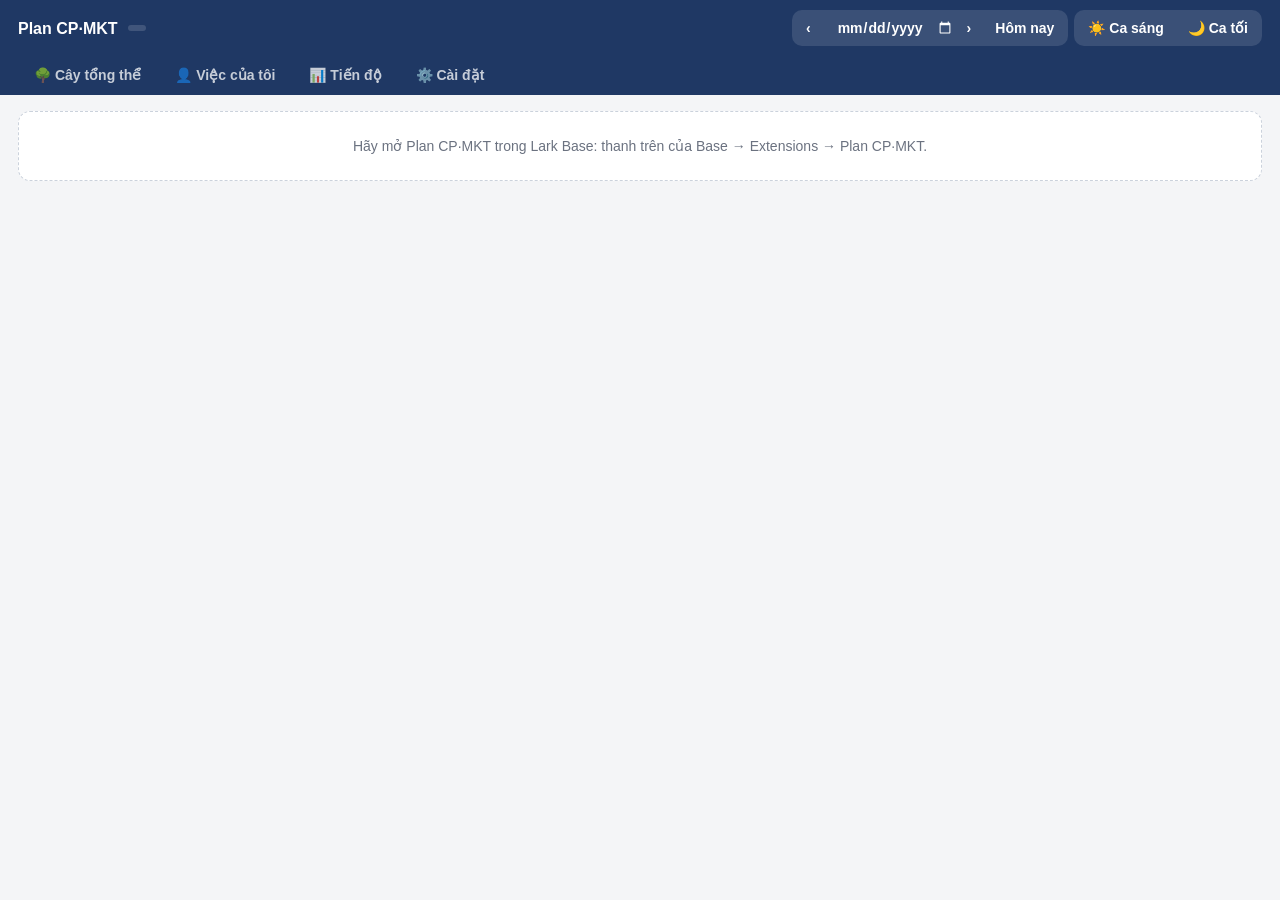
<file: index.html>
<!doctype html>
<html lang="vi">
<head>
<meta charset="utf-8">
<meta name="viewport" content="width=device-width,initial-scale=1">
<title>Plan CP·MKT</title>
<link rel="stylesheet" href="css/app.css">
</head>
<body>
<header>
  <div class="hrow">
    <div class="brand">Plan CP·MKT</div>
    <span id="mode" class="mode"></span>
    <div class="ctrl">
      <div class="pill">
        <button data-act="day" data-d="-1" title="Ngày trước">‹</button>
        <input type="date" id="dateInp">
        <button data-act="day" data-d="1" title="Ngày sau">›</button>
        <button data-act="today">Hôm nay</button>
      </div>
      <div class="pill" id="caPill">
        <button data-act="ca" data-v="Sáng">☀️ Ca sáng</button>
        <button data-act="ca" data-v="Tối">🌙 Ca tối</button>
      </div>
    </div>
  </div>
  <nav id="tabs">
    <button data-tab="cay">🌳 Cây tổng thể</button>
    <button data-tab="toi">👤 Việc của tôi</button>
    <button data-tab="tiendo">📊 Tiến độ</button>
    <button data-tab="caidat">⚙️ Cài đặt</button>
  </nav>
</header>
<main id="app"><div class="empty">Đang kết nối Lark Base…</div></main>
<div id="menu"></div>
<div id="modal" class="modal hidden"><div class="sheet" id="sheet"></div></div>
<div id="toast"></div>
<!-- Classic script, chung phạm vi toàn cục, đúng thứ tự cũ. main.js (module) chạy sau cùng. -->
<script src="js/app/util.js"></script>
<script src="js/app/api.js"></script>
<script src="js/app/state.js"></script>
<script src="js/app/render.js"></script>
<script src="js/app/cay.js"></script>
<script src="js/app/toi.js"></script>
<script src="js/app/tiendo.js"></script>
<script src="js/app/caidat.js"></script>
<script src="js/app/widgets.js"></script>
<script src="js/app/modals.js"></script>
<script src="js/app/events.js"></script>
<script type="module" src="js/main.js"></script>
</body>
</html>
</file>
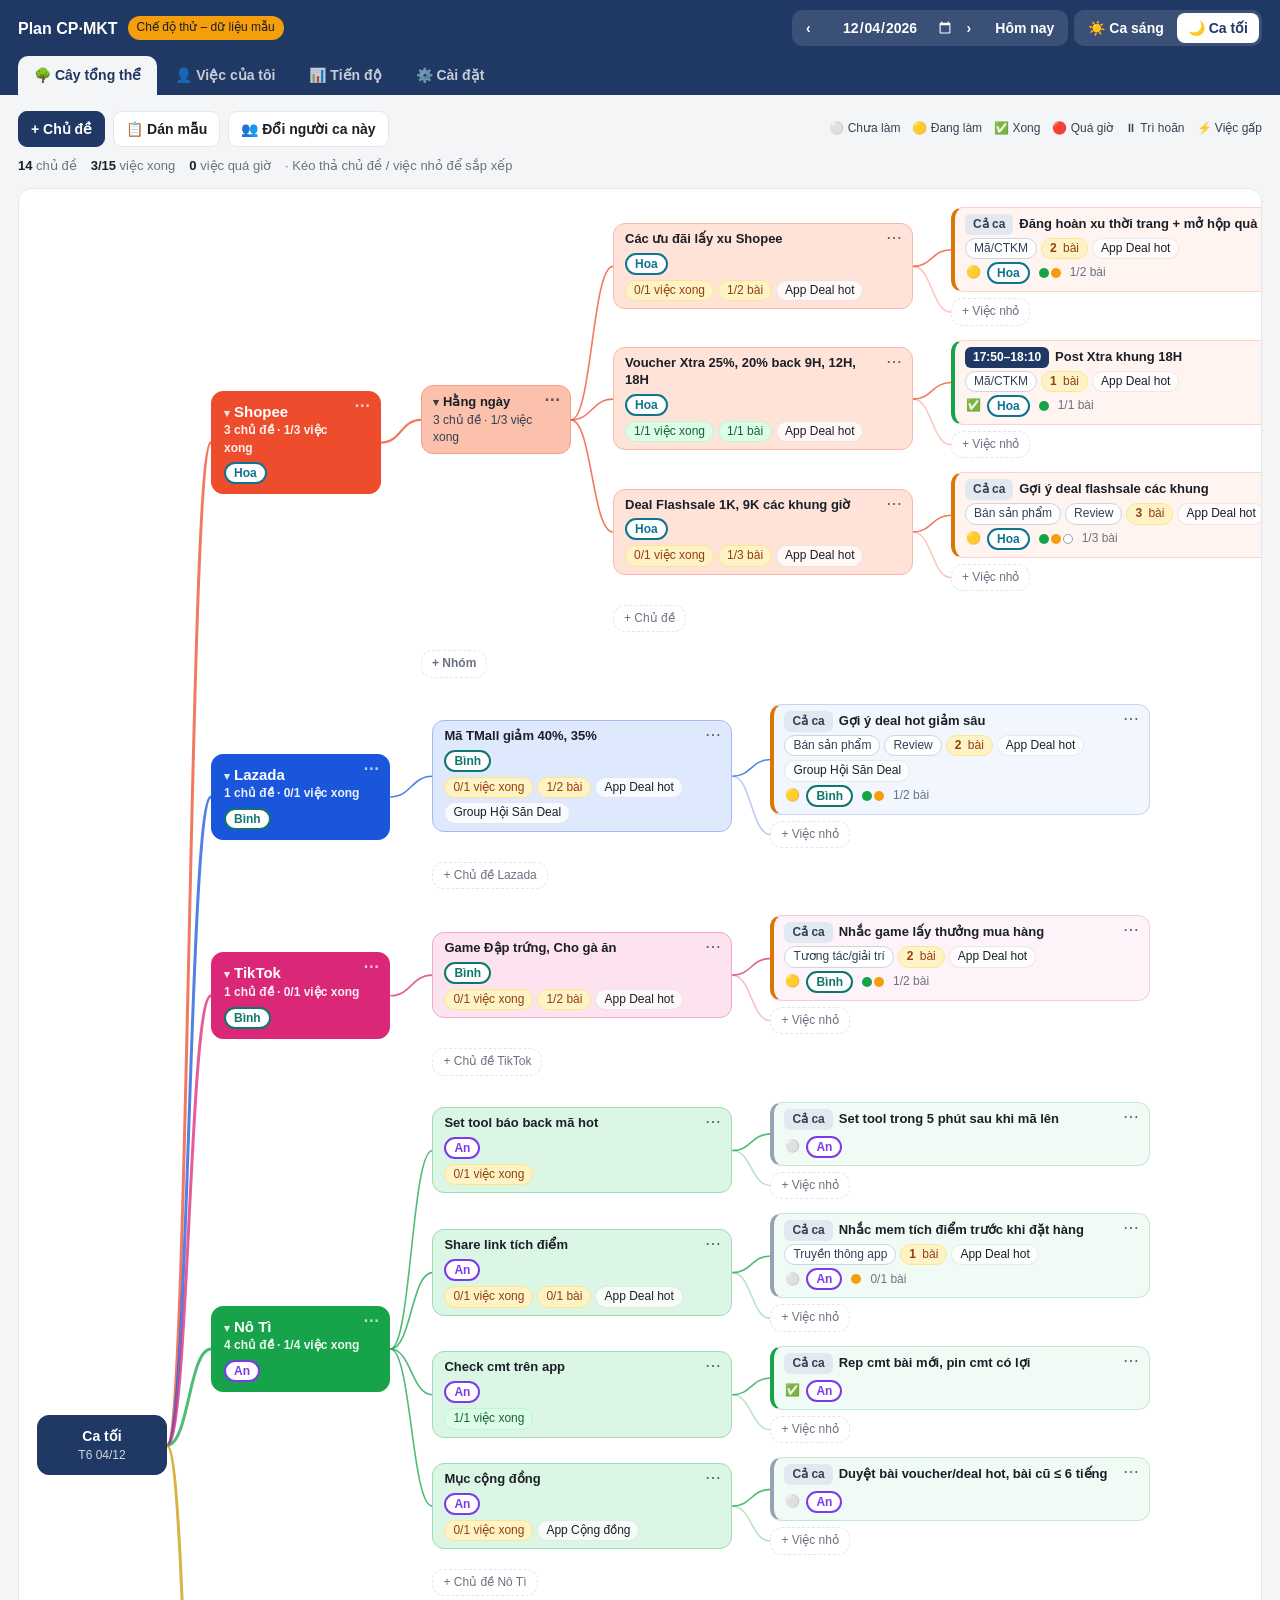
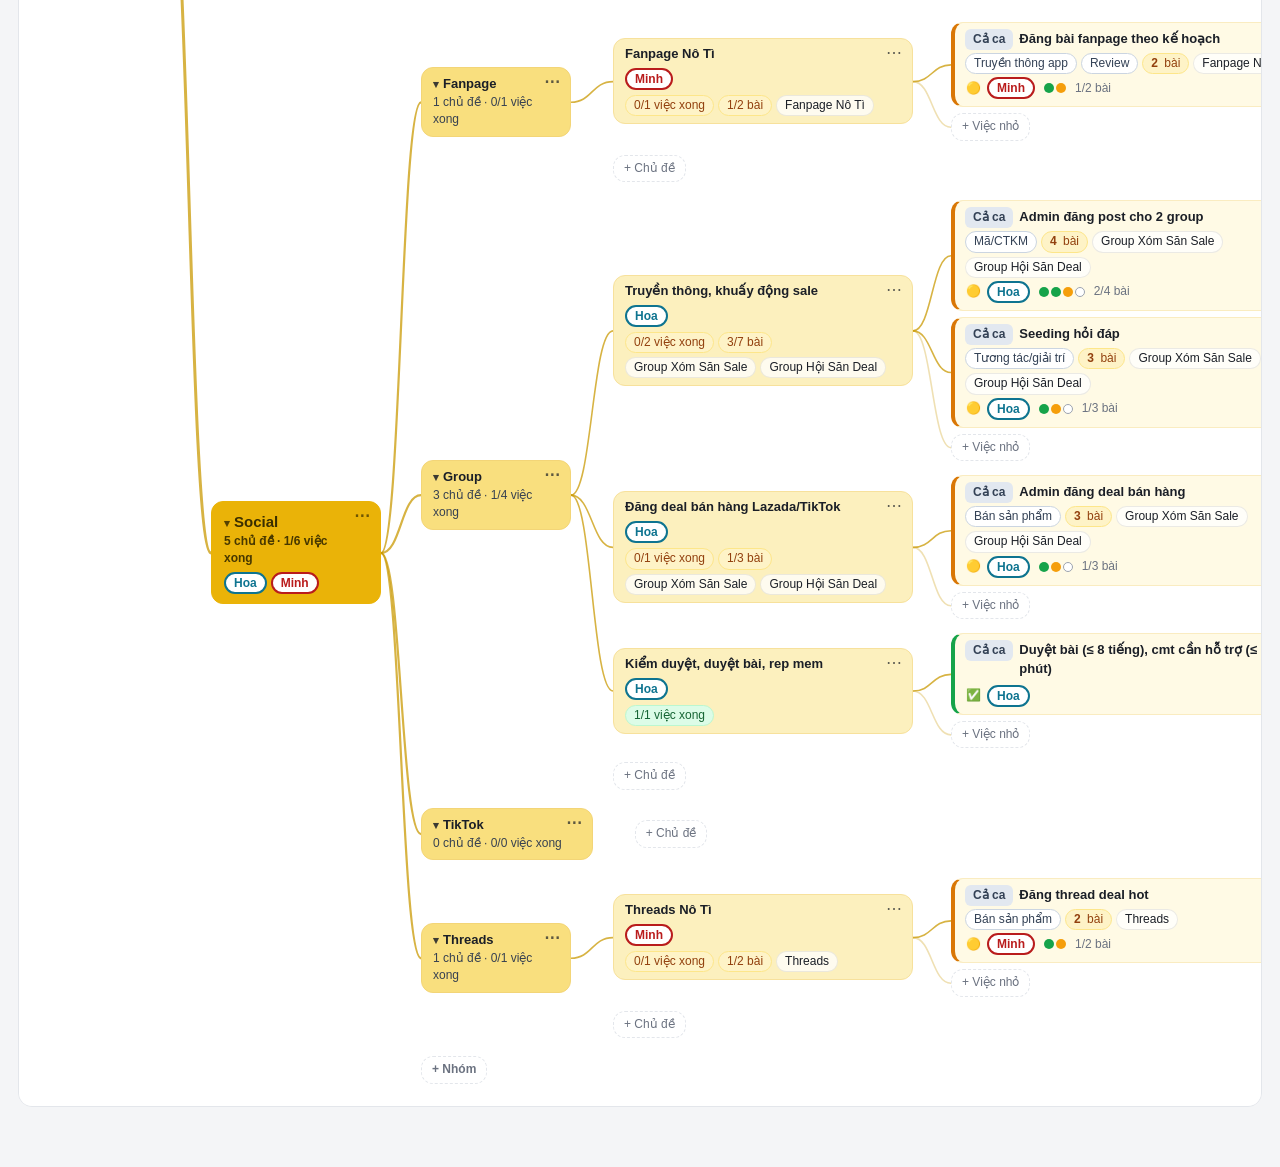
<file: legacy/Index.html>
<!doctype html>
<html lang="vi">
<head>
<meta charset="utf-8">
<meta name="viewport" content="width=device-width,initial-scale=1">
<title>Plan CP·MKT</title>
<style>
:root{
  --bg:#F4F5F7;--card:#FFFFFF;--ink:#1B1F27;--mute:#6B7280;--line:#E3E6EB;--soft:#EEF1F5;
  --brand:#1F3864;--brand2:#2F5596;
  --chua:#94A3B8;--dang:#D97706;--xong:#16A34A;--quagio:#DC2626;--tre:#7C3AED;--chuyen:#9CA3AF;--bo:#9CA3AF;
}
*{box-sizing:border-box}
html,body{margin:0;background:var(--bg);color:var(--ink);font:14px/1.45 -apple-system,BlinkMacSystemFont,"Segoe UI",Roboto,Arial,sans-serif}
button,input,select,textarea{font:inherit;color:inherit}
header{position:sticky;top:0;z-index:30;background:var(--brand);color:#fff;padding:10px 18px 0}
.hrow{display:flex;align-items:center;gap:10px;flex-wrap:wrap}
.brand{font-weight:700;font-size:16px}
.mode{font-size:12px;padding:3px 9px;border-radius:20px;background:rgba(255,255,255,.15)}
.mode.demo{background:#F59E0B;color:#1B1F27}
.ctrl{display:flex;align-items:center;gap:6px;margin-left:auto;flex-wrap:wrap}
.pill{display:flex;align-items:center;gap:2px;background:rgba(255,255,255,.12);border-radius:10px;padding:3px}
.pill button{background:none;border:0;color:#fff;padding:5px 11px;border-radius:8px;cursor:pointer;font-weight:600}
.pill button:hover{background:rgba(255,255,255,.14)}
.pill button.on{background:#fff;color:var(--brand)}
.pill.lt{background:#E5E9F0}.pill.lt button{color:#334155}.pill.lt button:hover{background:#D6DCE6}.pill.lt button.pri{background:var(--brand);color:#fff}
.pill input{background:transparent;border:0;color:#fff;font-weight:600;width:130px;text-align:center;color-scheme:dark}
nav{display:flex;gap:2px;margin-top:10px}
nav button{background:none;border:0;color:rgba(255,255,255,.75);padding:9px 16px;border-radius:10px 10px 0 0;cursor:pointer;font-weight:600}
nav button.on{background:var(--bg);color:var(--brand)}
main{padding:16px 18px 60px;max-width:1500px;margin:0 auto}
.bar{display:flex;gap:8px;flex-wrap:wrap;align-items:center;margin-bottom:12px}
.btn{border:1px solid var(--line);background:var(--card);padding:7px 12px;border-radius:9px;cursor:pointer;font-weight:600;white-space:nowrap}
.btn:hover{border-color:#C3C9D2}
.btn.pri{background:var(--brand);border-color:var(--brand);color:#fff}
.btn.pri:hover{background:var(--brand2)}
.btn.gap{background:#FEF3C7;border-color:#F59E0B;color:#92400E}
.btn.sm{padding:3px 9px;font-size:12px;border-radius:7px}
.btn.ghost{background:transparent;border-style:dashed;color:var(--mute)}
.btn.danger{color:var(--quagio)}
.card{background:var(--card);border:1px solid var(--line);border-radius:14px;padding:14px}
.muted{color:var(--mute)} .hint{font-size:12px;color:var(--mute)}
.chip{display:inline-flex;align-items:center;gap:3px;padding:1px 8px;border-radius:20px;font-size:12px;background:rgba(255,255,255,.75);border:1px solid rgba(0,0,0,.08);white-space:nowrap}
.chip.ok{background:#DCFCE7;color:#166534;border-color:#BBF7D0} .chip.miss{background:#FEE2E2;color:#991B1B;border-color:#FECACA} .chip.warn{background:#FEF3C7;color:#92400E;border-color:#FDE68A} .chip.tre{background:#EDE9FE;color:#5B21B6;border-color:#DDD6FE}
.chip.dg{background:#fff;border-color:#CBD5E1;color:#334155}
.pc{display:inline-flex;align-items:center;padding:0 8px;border-radius:20px;border:2px solid var(--pc);color:var(--pc);background:#fff;font-size:12px;font-weight:700;white-space:nowrap;line-height:18px}
.pc.none{--pc:#DC2626;border-style:dashed}
.summary{display:flex;gap:14px;flex-wrap:wrap;font-size:13px;color:var(--mute);margin:-2px 0 12px}
.summary b{color:var(--ink)}
.legend{display:flex;gap:12px;flex-wrap:wrap;font-size:12px;margin-left:auto;color:#374151}
h3{margin:0 0 10px;font-size:15px}
.kpis{display:grid;grid-template-columns:repeat(auto-fit,minmax(130px,1fr));gap:10px;margin-bottom:14px}
.kpi{background:var(--card);border:1px solid var(--line);border-radius:12px;padding:10px 12px}
.kpi b{display:block;font-size:22px;line-height:1.2}
.kpi span{font-size:12px;color:var(--mute)}
.sec{margin-bottom:14px}
.grid2{display:grid;grid-template-columns:1fr 1fr;gap:14px}
@media(max-width:900px){.grid2{grid-template-columns:1fr}}

/* ===== Cây tổng thể ===== */
.mmwrap{overflow:auto;background:var(--card);border:1px solid var(--line);border-radius:14px;padding:18px 18px 22px}
.mm{position:relative;display:inline-block;min-width:100%}
.mm svg.lines{position:absolute;left:0;top:0;pointer-events:none;overflow:visible}
.row{display:flex;align-items:center}
.col{display:flex;flex-direction:column;justify-content:center;gap:10px}
.col.c-mang{gap:26px;margin-left:44px}
.col.c-nhom{gap:18px;margin-left:40px}
.col.c-cd{gap:14px;margin-left:42px}
.col.c-task{gap:6px;margin-left:38px}
.nd{position:relative;border:1.5px solid var(--line);border-radius:12px;padding:7px 11px;font-size:13px;background:#fff}
.nd.root{background:var(--brand);color:#fff;border-color:var(--brand);font-weight:700;font-size:14px;padding:10px 14px;text-align:center;min-width:130px}
.nd.root small{display:block;font-weight:500;opacity:.8;font-size:12px}
.nd.mang{min-width:170px;background:var(--mc);color:var(--mink);border-color:var(--mc);font-weight:800;font-size:15px;padding:9px 30px 9px 12px}
.nd.mang .sub{display:block;font-weight:600;font-size:12px;opacity:.92}
.nd.mang .ppl{display:flex;gap:4px;flex-wrap:wrap;margin-top:5px}
.nd.nhom{min-width:150px;background:var(--mg);border-color:color-mix(in srgb,var(--mc) 55%,#fff);font-weight:700;padding:7px 30px 7px 11px}
.nd.nhom .sub{display:block;font-weight:500;font-size:12px;color:#374151}
.fold{cursor:pointer;margin-right:4px;font-size:11px;opacity:.85}
.nd.cd{width:300px;background:var(--mcd);border-color:color-mix(in srgb,var(--mc) 40%,#fff);cursor:grab}
.nd.cd .ttl{font-weight:700;line-height:1.3;padding-right:22px}
.nd.cd .who{display:flex;gap:4px;flex-wrap:wrap;margin-top:5px}
.nd.cd .meta{display:flex;gap:4px;flex-wrap:wrap;margin-top:5px}
.nd.task{width:380px;cursor:grab;padding:6px 30px 7px 10px;background:var(--mv);border-color:color-mix(in srgb,var(--mc) 25%,#fff);border-left:4px solid var(--sc);display:flex;flex-direction:column;gap:3px}
.nd.task:hover{border-color:color-mix(in srgb,var(--mc) 55%,#fff);border-left-color:var(--sc)}
.nd.task .l1{display:flex;gap:6px;align-items:baseline}
.nd.task .tm{font-variant-numeric:tabular-nums;color:#4B5563;font-size:12px;white-space:nowrap}
.nd.task .nm{font-weight:600}
.nd.task .l2{display:flex;gap:4px;flex-wrap:wrap;align-items:center}
.pline{display:flex;gap:6px;align-items:center;flex-wrap:wrap;font-size:12px}
.sic{width:16px;text-align:center;font-size:12px}
.pds{display:inline-flex;gap:2px;cursor:pointer;padding:2px 3px;border-radius:6px}
.pds:hover{background:rgba(0,0,0,.06)}
.pd{display:inline-block;width:10px;height:10px;border-radius:50%}
.pd.ok{background:#16A34A}.pd.idea{background:#F59E0B}.pd.none{background:#fff;border:1.5px solid #9CA3AF}
.s-chua{--sc:var(--chua)}.s-dang{--sc:var(--dang)}.s-xong{--sc:var(--xong)}.s-quagio{--sc:var(--quagio)}.s-tre{--sc:var(--tre)}.s-chuyen{--sc:var(--chuyen)}.s-bo{--sc:var(--bo)}
.nd.add{border-style:dashed;color:var(--mute);background:#fff;cursor:pointer;font-size:12px;padding:4px 10px;width:max-content}
.nd.add:hover{color:var(--brand);border-color:var(--brand)}
.dots{position:absolute;top:4px;right:4px;border:0;background:transparent;cursor:pointer;color:inherit;opacity:.7;font-size:16px;line-height:1;padding:2px 6px;border-radius:6px}
.dots:hover{background:rgba(0,0,0,.08);opacity:1}
.badge{display:inline-flex;align-items:center;gap:3px;font-size:11px;font-weight:700;padding:1px 7px;border-radius:20px;background:#EDE9FE;color:#5B21B6;margin-top:5px}
.dragging{opacity:.35}
.drop-before{box-shadow:0 -4px 0 0 #2563EB}
.drop-after{box-shadow:0 4px 0 0 #2563EB}
.drop-in{outline:2px dashed #2563EB;outline-offset:3px}

/* ===== menu / popover ===== */
#menu{position:fixed;z-index:70;background:#fff;border:1px solid var(--line);border-radius:10px;box-shadow:0 10px 30px rgba(0,0,0,.15);padding:4px;min-width:200px;max-width:420px;display:none}
#menu button{display:block;width:100%;text-align:left;background:none;border:0;padding:8px 10px;border-radius:7px;cursor:pointer}
#menu button:hover{background:var(--soft)}
#menu button.danger{color:var(--quagio)}
#menu .pop{padding:8px 10px;font-size:13px}
#menu .pop div{padding:3px 0}
.lnkbtn{display:inline-flex;align-items:center;gap:3px;padding:1px 8px;border-radius:7px;background:#EFF6FF;border:1px solid #BFDBFE;color:#1D4ED8;font-weight:600;text-decoration:none;font-size:12px}
.lnkbtn:hover{background:#DBEAFE}
.nolk{color:#C2410C;font-weight:600}
.pl{padding-left:12px}
.misst td,.misst th{vertical-align:middle}
.mcell{border:1px solid #FECACA;background:#FEF2F2;color:#B91C1C;font-weight:700;border-radius:8px;padding:3px 10px;cursor:pointer;font-size:13px}
.mcell:hover{background:#FEE2E2}
.okc{color:var(--xong);font-weight:700}
.allok{padding:8px 12px;border-radius:10px;background:#DCFCE7;color:#166534;font-weight:700}
.nd.addnhom{font-weight:600}
.nd.cd{cursor:pointer}

/* ===== Việc của tôi ===== */
.mehead{display:flex;align-items:center;gap:10px;flex-wrap:wrap;margin-bottom:12px}
.mehead .big{font-size:17px;font-weight:700}
.remind{background:#FEF3C7;border:1px solid #FCD34D;color:#92400E;padding:9px 12px;border-radius:10px;margin-bottom:12px;font-size:13px}
.tlist{background:var(--card);border:1px solid var(--line);border-radius:14px;overflow:hidden;margin-bottom:14px}
.shd{font-size:11px;font-weight:800;letter-spacing:.06em;color:var(--mute);padding:10px 14px 6px;background:#FAFBFC;border-bottom:1px solid var(--soft)}
.trow{display:grid;grid-template-columns:122px 30px minmax(0,1fr) auto auto 28px;gap:8px;align-items:center;padding:9px 12px 9px 14px;border-bottom:1px solid var(--soft);position:relative}
.trow:last-child{border-bottom:0}
.trow .tt{font-variant-numeric:tabular-nums;font-size:13px;color:#374151;white-space:nowrap}
.trow .tt.late{color:var(--quagio);font-weight:700}
.trow .tn{display:flex;gap:6px;align-items:center;flex-wrap:wrap;min-width:0}
.trow .nm{font-weight:600;font-size:14px}
.trow .tr{display:flex;gap:6px;align-items:center}
.trow .dots{position:static;color:var(--mute)}
.trow.done .nm{color:#6B7280}
.trow.done{background:#FAFCFB}
.trow.off{opacity:.6}
.trow.strike .nm{text-decoration:line-through}
.mtag{font-size:11px;font-weight:700;padding:1px 7px;border-radius:20px;background:var(--mcd);border:1px solid color-mix(in srgb,var(--mc) 50%,#fff);color:#1F2937}
.dtag{font-size:12px;padding:1px 8px;border-radius:20px;border:1px solid #CBD5E1;background:#fff;cursor:pointer;white-space:nowrap}
.dtag:hover{border-color:var(--brand)}
.dtag.prog{font-weight:700}
.dtag.prog.ok{background:#DCFCE7;border-color:#86EFAC;color:#166534}
.cb{display:inline-flex;align-items:center;justify-content:center;width:22px;height:22px;border:2px solid #94A3B8;border-radius:6px;cursor:pointer;background:#fff;font-size:13px;font-weight:800;color:#fff}
.cb:hover{border-color:var(--xong)}
.cb.on{background:var(--xong);border-color:var(--xong)}
.cb.on::after{content:"✓"}
.cb.auto{cursor:default;border-style:dashed}
.cb.auto.on{border-style:solid}
.cb.off{cursor:default;border-color:#CBD5E1;color:#6B7280;background:#F3F4F6;font-size:11px}
.cb.q{cursor:default;border-color:#F59E0B;color:#B45309;background:#FFFBEB}
.lnk{text-decoration:none;font-size:15px}
.slsel{border:1px solid #F59E0B;border-radius:8px;padding:2px 6px;font-size:12px;background:#FFFBEB}
.tpanel{padding:8px 14px 12px 150px;background:#FAFBFC;border-bottom:1px solid var(--soft)}
.tpanel input,.tpanel select{border:1px solid var(--line);border-radius:7px;padding:5px 7px;font-size:13px;background:#fff}
.tpanel .lkin{width:min(460px,100%)}
.ptab td,.ptab th{padding:4px 5px}
.ptab input.idea{width:100%;min-width:220px}
.ptab input.lk{width:100%;min-width:180px}
.ptab input[type=time]{width:92px}
.claim{border:1px solid #DDD6FE;background:#FAF8FF}
.crow{display:flex;gap:8px;align-items:center;flex-wrap:wrap;padding:6px 0;border-top:1px solid #EDE9FE;font-size:13px}
.crow:first-of-type{border-top:0}

table{border-collapse:collapse;width:100%;font-size:13px}
th,td{padding:5px 7px;border-bottom:1px solid var(--soft);text-align:left;vertical-align:middle}
th{font-size:12px;color:var(--mute);font-weight:600;background:#FAFBFC}
td.c,th.c{text-align:center}
.tbl{overflow-x:auto}

/* ===== Tiến độ ===== */
.now-grid{display:grid;grid-template-columns:repeat(auto-fill,minmax(230px,1fr));gap:8px}
.now-card{border:1px solid var(--line);border-radius:10px;padding:8px 10px;background:#fff;font-size:12px}
.now-card b{display:block;font-size:13px;margin-bottom:2px}
.gantt{overflow-x:auto}
.g-inner{min-width:820px;position:relative}
.g-row{display:grid;grid-template-columns:110px 1fr;align-items:center;border-top:1px solid var(--soft)}
.g-name{font-weight:600;font-size:13px;white-space:nowrap;overflow:hidden;text-overflow:ellipsis;padding-right:6px}
.g-track{position:relative}
.g-bar{position:absolute;height:20px;border-radius:6px;background:var(--sc);color:#fff;font-size:11px;padding:2px 6px;white-space:nowrap;overflow:hidden;text-overflow:ellipsis;min-width:6px}
.g-bar.s-chua{background:#CBD5E1;color:#334155}
.g-bar.full{background:repeating-linear-gradient(45deg,#E5E7EB,#E5E7EB 6px,#F3F4F6 6px,#F3F4F6 12px);color:#4B5563;height:16px}
.g-axis{display:grid;grid-template-columns:110px 1fr}
.g-hours{position:relative;height:20px;font-size:11px;color:var(--mute)}
.g-hours span{position:absolute;transform:translateX(-50%)}
.g-grid{position:absolute;top:20px;bottom:0;left:110px;right:0;pointer-events:none}
.g-grid i{position:absolute;top:0;bottom:0;border-left:1px dashed #E5E7EB}
.g-now{position:absolute;top:0;bottom:0;border-left:2px solid var(--quagio)}
.mcards{display:grid;grid-template-columns:repeat(5,1fr);gap:10px}
@media(max-width:1000px){.mcards{grid-template-columns:repeat(2,1fr)}}
.mcard{border:1px solid var(--line);border-top:4px solid var(--mc);border-radius:12px;padding:10px;background:var(--mv)}
.mcard b{font-size:14px}
.mcard .r{display:flex;justify-content:space-between;font-size:12px;margin-top:4px}
.handover{width:100%;table-layout:fixed}
.handover th{border-top:4px solid var(--mc);background:var(--mcd);color:var(--ink);font-size:13px}
.handover td{vertical-align:top;font-size:12px}
.handover textarea{width:100%;min-height:110px;border:1px solid var(--line);border-radius:8px;padding:6px;font-size:13px;resize:vertical}
.bars{display:grid;grid-template-columns:repeat(7,1fr);gap:10px;align-items:end;height:190px;padding-top:10px}
.bday{display:flex;flex-direction:column;align-items:center;gap:4px;height:100%;justify-content:flex-end;font-size:11px}
.bpair{display:flex;gap:3px;align-items:flex-end;height:140px}
.bpair i{display:block;width:16px;border-radius:4px 4px 0 0}

/* ===== Cài đặt ===== */
.brow{display:grid;grid-template-columns:110px 1fr;gap:10px;align-items:start;margin-bottom:10px}
.brow .bm{font-weight:800;color:var(--mc);padding-top:8px}
.blocks{display:grid;grid-template-columns:repeat(auto-fill,minmax(230px,1fr));gap:8px}
.blk{border:1px solid color-mix(in srgb,var(--mc) 35%,#fff);border-left:4px solid var(--mc);border-radius:10px;padding:8px 10px;background:var(--mv)}
.blk ul{margin:4px 0 6px;padding-left:16px;font-size:12px;color:#374151}
.liblist{max-height:206px;overflow:auto;border:1px solid var(--line);border-radius:10px}
.lrow{display:grid;grid-template-columns:1.4fr 1.4fr auto 34px;gap:8px;align-items:center;padding:7px 10px;border-bottom:1px solid var(--soft);font-size:13px;height:41px}
.lrow:last-child{border-bottom:0}
.lrow .ln{font-weight:600;white-space:nowrap;overflow:hidden;text-overflow:ellipsis}
.lrow .hint{white-space:nowrap;overflow:hidden;text-overflow:ellipsis}

/* ===== modal ===== */
.modal{position:fixed;inset:0;background:rgba(15,23,42,.45);display:flex;align-items:flex-start;justify-content:center;padding:36px 16px;z-index:60;overflow:auto}
.modal.hidden{display:none}
.sheet{background:#fff;border-radius:16px;max-width:640px;width:100%;padding:18px;box-shadow:0 20px 50px rgba(0,0,0,.25)}
.sheet.wide{max-width:1000px}
.sheet h2{margin:0 0 12px;font-size:17px}
.f{display:flex;flex-direction:column;gap:4px;margin-bottom:10px}
.f label{font-size:12px;font-weight:600;color:var(--mute)}
.f input,.f select,.f textarea{border:1px solid var(--line);border-radius:9px;padding:8px 10px;background:#fff;width:100%}
.f textarea{min-height:56px;resize:vertical}
.r2{display:grid;grid-template-columns:1fr 1fr;gap:10px}
.r3{display:grid;grid-template-columns:1fr 1fr 1fr;gap:10px}
.picks{display:flex;flex-wrap:wrap;gap:6px}
.pick{border:1px solid var(--line);background:#fff;border-radius:20px;padding:3px 10px;font-size:12px;cursor:pointer}
.pick.on{background:var(--brand);border-color:var(--brand);color:#fff}
.chk{display:flex;align-items:center;gap:6px;font-size:13px;cursor:pointer}
.f .chk input,.chk input{width:auto;padding:0;margin:0;flex:none}
.f label.chk{color:var(--ink);font-weight:500}
.mfoot{display:flex;gap:8px;justify-content:flex-end;margin-top:8px;flex-wrap:wrap}
.warnbox{background:#FEF3C7;border:1px solid #FCD34D;color:#78350F;border-radius:10px;padding:10px 12px;margin:6px 0 10px;font-size:13px}
.warnbox .bar{margin:8px 0 0}
.msel{position:relative}
.msel-btn{display:flex;gap:4px;flex-wrap:wrap;align-items:center;width:100%;min-height:38px;text-align:left;border:1px solid var(--line);border-radius:9px;padding:6px 28px 6px 8px;background:#fff;cursor:pointer;position:relative}
.msel-btn::after{content:"▾";position:absolute;right:10px;top:50%;transform:translateY(-50%);color:var(--mute)}
.msel-pop{position:fixed;z-index:95;background:#fff;border:1px solid var(--line);border-radius:10px;box-shadow:0 12px 30px rgba(0,0,0,.18);padding:6px;max-height:280px;overflow:auto;display:none;min-width:200px}
.msel.open .msel-pop{display:block}
.mopt{padding:5px 6px;border-radius:7px}
.mopt:hover{background:var(--soft)}
.combo{position:relative}
.combo-list{position:absolute;left:0;right:0;top:calc(100% + 2px);z-index:95;background:#fff;border:1px solid var(--line);border-radius:10px;box-shadow:0 12px 30px rgba(0,0,0,.18);max-height:260px;overflow:auto;display:none}
.combo.open .combo-list{display:block}
.ci{padding:7px 10px;cursor:pointer;font-size:13px}
.ci:hover{background:var(--soft)}
.ci.new{color:var(--brand);border-top:1px solid var(--soft)}
.cg{font-size:11px;color:var(--mute);padding:7px 10px 2px;font-weight:800}
.hrow2{display:flex;gap:8px;align-items:center;flex-wrap:wrap}
#toast{position:fixed;left:50%;bottom:18px;transform:translateX(-50%);background:#111827;color:#fff;padding:9px 14px;border-radius:10px;font-size:13px;opacity:0;transition:opacity .2s;z-index:80;max-width:92vw;display:flex;gap:12px;align-items:center;pointer-events:none}
#toast.on{opacity:1;pointer-events:auto}
#toast.err{background:#991B1B}
#toast button{background:#fff;color:#111827;border:0;border-radius:6px;padding:3px 9px;font-weight:700;cursor:pointer}
.empty{padding:24px;text-align:center;color:var(--mute);border:1px dashed #CBD2DC;border-radius:12px;background:#fff}
code{background:var(--soft);padding:1px 5px;border-radius:5px;font-size:12px}
ol.guide li{margin-bottom:6px}
tr.boed td{opacity:.45;text-decoration:line-through}
tr.boed td.keep{opacity:1;text-decoration:none}
.tb{display:inline-block;padding:1px 8px;border-radius:6px;background:#1F3864;color:#fff;font-weight:700;font-size:12px;font-variant-numeric:tabular-nums;white-space:nowrap;line-height:19px}
.tb.full{background:#E2E8F0;color:#334155}
.tb.late{background:#DC2626;color:#fff}
.tb.gap{background:#F59E0B;color:#1F2937}
.trow.doing{background:#FFFBEB;box-shadow:inset 4px 0 0 #F59E0B}
.ctag{font-size:11px;padding:1px 8px;border-radius:20px;background:#F3F4F6;border:1px solid #E5E7EB;color:#374151;max-width:280px;white-space:nowrap;overflow:hidden;text-overflow:ellipsis}
.abtn{border:1px solid var(--line);background:#fff;border-radius:7px;padding:3px 9px;font-size:12px;cursor:pointer;white-space:nowrap;font-weight:600;color:#374151}
.abtn:hover{border-color:#9CA3AF}
.abtn.on{background:#FEF3C7;border-color:#F59E0B;color:#92400E}
.trow[draggable=true]{cursor:grab}
.pd.nolink{background:#86EFAC;border:1.5px solid #16A34A}
.g-bar{cursor:pointer}
.hotree label{display:flex;gap:7px;align-items:center;padding:3px 0;cursor:pointer}
.hotree .hm{font-weight:800;margin-top:6px}
.hotree .hg{margin-left:24px;font-weight:700}
.hotree .hc{margin-left:48px}
.hotree input{width:15px;height:15px}
.shd .hint{font-weight:400;letter-spacing:0}
</style>
</head>
<body>
<header>
  <div class="hrow">
    <div class="brand">Plan CP·MKT</div>
    <span id="mode" class="mode"></span>
    <div class="ctrl">
      <div class="pill">
        <button data-act="day" data-d="-1" title="Ngày trước">‹</button>
        <input type="date" id="dateInp">
        <button data-act="day" data-d="1" title="Ngày sau">›</button>
        <button data-act="today">Hôm nay</button>
      </div>
      <div class="pill" id="caPill">
        <button data-act="ca" data-v="Sáng">☀️ Ca sáng</button>
        <button data-act="ca" data-v="Tối">🌙 Ca tối</button>
      </div>
    </div>
  </div>
  <nav id="tabs">
    <button data-tab="cay">🌳 Cây tổng thể</button>
    <button data-tab="toi">👤 Việc của tôi</button>
    <button data-tab="tiendo">📊 Tiến độ</button>
    <button data-tab="caidat">⚙️ Cài đặt</button>
  </nav>
</header>
<main id="app"></main>
<div id="menu"></div>
<div id="modal" class="modal hidden"><div class="sheet" id="sheet"></div></div>
<div id="toast"></div>

<script>
/* =====================================================================
   HẰNG SỐ & TIỆN ÍCH
   ===================================================================== */
const MANG = ['Shopee','Lazada','TikTok','Nô Tì','Social'];
const MC = {
  'Shopee': { c:'#EE4D2D', ink:'#FFFFFF', g:'#FBC1AD', cd:'#FFE3D9', v:'#FFF4EF', ln:'#EE4D2D' },
  'Lazada': { c:'#1A56DB', ink:'#FFFFFF', g:'#B3CAF8', cd:'#DFE9FE', v:'#F2F6FF', ln:'#1A56DB' },
  'TikTok': { c:'#DB2777', ink:'#FFFFFF', g:'#F7BAD6', cd:'#FCE3EF', v:'#FEF3F8', ln:'#DB2777' },
  'Nô Tì':  { c:'#16A34A', ink:'#FFFFFF', g:'#ABE5C0', cd:'#DCF6E5', v:'#F1FBF5', ln:'#16A34A' },
  'Social': { c:'#EAB308', ink:'#3A2E00', g:'#F9DF7E', cd:'#FCF0BE', v:'#FFFAE5', ln:'#CA9A04' }
};
const NHOM_MANG = { 'Shopee': true, 'Social': true };
const SOCIAL_NHOM = ['Fanpage','Group','TikTok','Threads'];
const defNhom = m => m === 'Shopee' ? 'Hằng ngày' : m === 'Social' ? 'Group' : '';
// Kênh đăng (v8): tên cũ tự đổi sang tên mới
const KENH_MAP = { 'Xóm Săn Sale': 'Group Xóm Săn Sale', 'Hội Săn Deal': 'Group Hội Săn Deal', 'Fanpage': 'Fanpage Nô Tì' };
const mapKenh = s => [...new Set(String(s || '').split(',').map(x => x.trim()).filter(Boolean).map(x => KENH_MAP[x] || x))].join(', ');
const kenhNhom = k => /fanpage/i.test(k) ? 'Fanpage' : /tiktok/i.test(k) ? 'TikTok' : /thread/i.test(k) ? 'Threads' : 'Group';
const CA = { 'Sáng':{s:480,e:1050,lb:'Ca sáng'}, 'Tối':{s:1020,e:1500,lb:'Ca tối'} };
const ST = {
  chua:{lb:'Chưa làm',ic:'⚪'}, dang:{lb:'Đang làm',ic:'🟡'}, xong:{lb:'Xong',ic:'✅'},
  quagio:{lb:'Quá giờ',ic:'🔴'}, tre:{lb:'Trì hoãn',ic:'⏸'}, chuyen:{lb:'Đã chuyển',ic:'↪'}, bo:{lb:'Bỏ',ic:'✖'}
};
const PCOL = ['#7C3AED','#0F766E','#4338CA','#92400E','#A21CAF','#0E7490','#4D7C0F','#1E3A8A','#B91C1C','#334155','#C2410C','#065F46'];
const p2 = n => String(n).padStart(2,'0');
const esc = s => String(s == null ? '' : s).replace(/[&<>"']/g, c => ({'&':'&amp;','<':'&lt;','>':'&gt;','"':'&quot;',"'":'&#39;'}[c]));
const arr = s => Array.isArray(s) ? s : String(s || '').split(',').map(t => t.trim()).filter(Boolean);
const uid = p => p + Date.now().toString(36) + Math.random().toString(36).slice(2,7);
const num = v => { const n = parseFloat(String(v == null ? '' : v).replace(/[^\d.]/g,'')); return isNaN(n) ? 0 : n; };
const jparse = s => { try { const x = JSON.parse(s || '[]'); return Array.isArray(x) ? x : []; } catch(e){ return []; } };
const norm = s => String(s || '').normalize('NFD').replace(/[̀-ͯ]/g,'').replace(/đ/g,'d').replace(/Đ/g,'D').toLowerCase();
const mcStyle = m => { const x = MC[m] || MC.Social; return `--mc:${x.c};--mink:${x.ink};--mg:${x.g};--mcd:${x.cd};--mv:${x.v}`; };
const ls = { get(k){ try { return JSON.parse(localStorage.getItem(k)); } catch(e){ return null; } }, set(k,v){ try { localStorage.setItem(k, JSON.stringify(v)); } catch(e){} } };
function nowRel(){ const n = new Date(); let m = n.getHours()*60 + n.getMinutes(); if (m < 300) m += 1440; return m; }
function workday(){ const d = new Date(Date.now() - 5*3600e3); return d.getFullYear()+'-'+p2(d.getMonth()+1)+'-'+p2(d.getDate()); }
function curCa(){ return nowRel() >= 1020 ? 'Tối' : 'Sáng'; }
function addDays(ds, n){ const d = new Date(ds+'T12:00:00'); d.setDate(d.getDate()+n); return d.getFullYear()+'-'+p2(d.getMonth()+1)+'-'+p2(d.getDate()); }
function wd(ds){ return new Date(ds+'T12:00:00').getDay(); }
function fmtD(ds){ if (!ds) return ''; return ['CN','T2','T3','T4','T5','T6','T7'][wd(ds)] + ' ' + ds.slice(8,10) + '/' + ds.slice(5,7); }
function weekOf(ds){ const w = wd(ds); const mon = addDays(ds, w === 0 ? -6 : 1 - w); return { from: mon, to: addDays(mon, 6) }; }
function mins(t){ const m = /^(\d{1,2}):(\d{2})/.exec(String(t||'')); if (!m) return null; let v = +m[1]*60 + +m[2]; if (v < 300) v += 1440; return v; }
function hhmm(m){ m = ((m % 1440) + 1440) % 1440; return p2(Math.floor(m/60)) + ':' + p2(m%60); }
const nowHHMM = () => { const n = new Date(); return p2(n.getHours()) + ':' + p2(n.getMinutes()); };
const realDate = () => { const n = new Date(); return n.getFullYear()+'-'+p2(n.getMonth()+1)+'-'+p2(n.getDate()); };
const nowDT = () => realDate() + ' ' + nowHHMM();
function mkDT(ngay, hm){ const m = mins(hm); return (m != null && m >= 1440 ? addDays(ngay, 1) : ngay) + ' ' + hm; }
function dtShow(dt, ngay){ if (!dt) return ''; const [d, t] = String(dt).split(' '); if (!t) return dt; return d === ngay ? t : d.slice(8,10) + '/' + d.slice(5,7) + ' ' + t; }
const dtTime = dt => String(dt || '').split(' ')[1] || '';
const TIMES = (() => { const a = []; for (let m = 360; m <= 1560; m += 15) a.push(hhmm(m)); return a; })();
const slotKey = (ngay, ca) => ngay + (ca === 'Tối' ? '|2' : '|1');
function nextSlot(ngay, ca){ return ca === 'Sáng' ? { ngay, ca: 'Tối' } : { ngay: addDays(ngay, 1), ca: 'Sáng' }; }
function span(v){
  const w = CA[v.ca] || CA['Sáng'];
  if (v.caCa === '1' || !v.batDau) return [w.s, w.e];
  const s = mins(v.batDau); let e = mins(v.ketThuc); if (e == null) e = s + 15; if (e <= s) e += 1440;
  return [s, e];
}
const timeLb = v => (v.caCa === '1' || !v.batDau) ? 'Cả ca' : (v.gap ? v.batDau : `${v.batDau}${v.ketThuc ? '–' + v.ketThuc : ''}`);
const sl = v => (v.soLuong === '' || v.soLuong == null) ? 1 : num(v.soLuong);  // mặc định 1 bài
const gkey = v => v.nhomViec || v.id;
const ordKey = x => (x.thuTu === '' || x.thuTu == null) ? 1e9 : num(x.thuTu);

/* =====================================================================
   DỮ LIỆU MẪU (chế độ thử)
   ===================================================================== */
const NAMES = ['An','Bình','Chi','Dũng','Giang','Hoa','Khoa','Linh','Minh','Nam'];
const TPL = [
  // [mảng, khối, nhóm, chủ đề, kênh cần, [[việc, cả ca?, bắt đầu, kết thúc, kênh, dạng bài, số bài gợi ý]]]
  ['Shopee','Hằng ngày','Hằng ngày','Các ưu đãi lấy xu Shopee','App Deal hot',[['Đăng hoàn xu thời trang + mở hộp quà GenZ',1,'','','App Deal hot','Mã/CTKM',2]]],
  ['Shopee','Hằng ngày','Hằng ngày','Mã 50% IG, 30% FB back 9H, 15H','App Deal hot, Group Xóm Săn Sale',[['Post nhắc mã khung 9H',0,'08:45','09:05','App Deal hot','Mã/CTKM',1],['Post nhắc mã khung 15H',0,'14:45','15:05','App Deal hot, Group Xóm Săn Sale','Mã/CTKM',2]]],
  ['Shopee','Hằng ngày','Hằng ngày','Voucher Xtra 25%, 20% back 9H, 12H, 18H','App Deal hot',[['Post Xtra khung 9H',0,'08:50','09:10','App Deal hot','Mã/CTKM',1],['Post Xtra khung 12H',0,'11:50','12:10','App Deal hot','Mã/CTKM',1],['Post Xtra khung 18H',0,'17:50','18:10','App Deal hot','Mã/CTKM',1]]],
  ['Shopee','Hằng ngày','Hằng ngày','Deal Flashsale 1K, 9K các khung giờ','App Deal hot',[['Gợi ý deal flashsale các khung',1,'','','App Deal hot','Bán sản phẩm, Review',3]]],
  ['Shopee','Hằng ngày','Hằng ngày','Mã 35%, 30% tối đa 700K/0Đ có sẵn ví','App Deal hot',[['Nhắc mã sẵn ví + gợi ý deal áp mã',0,'10:00','10:30','App Deal hot','Mã/CTKM, Bán sản phẩm',2]]],
  ['Shopee','Thứ 4 Siêu Rẻ','Thứ 4 Siêu Rẻ','Mã Shopee VIP 35% lúc 12H–15H','App Deal hot, Group Xóm Săn Sale',[['Đăng bài tổng hợp 2 mã',0,'11:30','12:00','App Deal hot, Group Xóm Săn Sale','Mã/CTKM',2],['Nhắc mẹo săn sale',0,'12:00','12:30','App Deal hot','Mẹo săn sale',1],['Deal 1K ghép kèm',1,'','','App Deal hot','Bán sản phẩm',2],['Set tool báo back + nhắc back các khung giờ',1,'','','','',0]]],
  ['Shopee','Thứ 4 Siêu Rẻ','Thứ 4 Siêu Rẻ','Mã Shopee Siêu Rẻ 30% lúc 12H → 23H59','App Deal hot',[['Truyền thông mã Siêu Rẻ',0,'12:30','13:00','App Deal hot','Mã/CTKM',1]]],
  ['Shopee','Hội thành viên','Hội thành viên','Mã banner 25% tối đa 2,5 triệu','App Deal hot, Group Xóm Săn Sale',[['Nhắc mã lên các khung giờ',1,'','','App Deal hot','Mã/CTKM',3],['Gợi ý các deal áp mã hời',0,'10:30','11:00','App Deal hot','Bán sản phẩm',2]]],
  ['Shopee','Hội thành viên','Hội thành viên','Deal SVIP','App Deal hot',[['Nhắc deal các khung 12H, 15H, 19H',1,'','','App Deal hot','Bán sản phẩm',3]]],
  ['Shopee','Ngày Sale','Ngày Sale','Mã 50% VIP tối đa 500K','App Deal hot, Group Xóm Săn Sale, Group Hội Săn Deal',[['Teasing lưu mã trước 0H',1,'','','App Deal hot, Group Xóm Săn Sale','Mã/CTKM',3]]],
  ['Shopee','Ngày Sale','Ngày Sale','Deal SVIP x9K các khung 12H, 15H, 19H','App Deal hot',[['List deal SVIP từng khung',1,'','','App Deal hot','Bán sản phẩm',3]]],
  ['Lazada','Lazada hằng ngày','','Trang độc quyền Nô Tì – deal trợ giá 30% back 11H','App Deal hot',[['Post nhắc deal trợ giá 11H',0,'10:45','11:05','App Deal hot','Bán sản phẩm',1]]],
  ['Lazada','Lazada hằng ngày','','Mã TMall giảm 40%, 35%','App Deal hot, Group Hội Săn Deal',[['Đăng nhắc mem lấy mã',0,'09:00','09:30','App Deal hot','Mã/CTKM',1],['Gợi ý deal hot giảm sâu',1,'','','App Deal hot, Group Hội Săn Deal','Bán sản phẩm, Review',2]]],
  ['Lazada','Lazada hằng ngày','','Live Tmall 19H có mã 50%','App Deal hot, Group Hội Săn Deal',[['Truyền thông trước live',0,'16:00','17:00','App Deal hot, Group Hội Săn Deal','Mã/CTKM',2]]],
  ['TikTok','TikTok hằng ngày','','Ưu đãi gói TikTok VIP','App Deal hot',[['Post giới thiệu gói VIP',0,'10:00','10:30','App Deal hot','Mã/CTKM',1]]],
  ['TikTok','TikTok hằng ngày','','Game Đập trứng, Cho gà ăn','App Deal hot',[['Nhắc game lấy thưởng mua hàng',1,'','','App Deal hot','Tương tác/giải trí',2]]],
  ['TikTok','TikTok hằng ngày','','Mã 26%, 22% khi mở hộp quà','App Deal hot',[['Post hướng dẫn mở hộp quà',0,'15:00','15:30','App Deal hot','Mẹo săn sale',1]]],
  ['Nô Tì','Nô Tì hằng ngày','','Set tool báo back mã hot','',[['Set tool trong 5 phút sau khi mã lên',1,'','','','',0]]],
  ['Nô Tì','Nô Tì hằng ngày','','Share link tích điểm','App Deal hot',[['Nhắc mem tích điểm trước khi đặt hàng',1,'','','App Deal hot','Truyền thông app',1]]],
  ['Nô Tì','Nô Tì hằng ngày','','Check cmt trên app','',[['Rep cmt bài mới, pin cmt có lợi',1,'','','','',0]]],
  ['Nô Tì','Nô Tì hằng ngày','','Kiểm tra banner','',[['Gỡ banner cũ, cập nhật banner mới',0,'08:00','08:30','','',0]]],
  ['Nô Tì','Nô Tì hằng ngày','','Mục cộng đồng','App Cộng đồng',[['Duyệt bài voucher/deal hot, bài cũ ≤ 6 tiếng',1,'','','','',0],['Bài hỏi đáp / tương tác cho mem',0,'10:00','10:30','App Cộng đồng','Tương tác/giải trí',1]]],
  ['Social','Group','Group','Truyền thông, khuấy động sale','Group Xóm Săn Sale, Group Hội Săn Deal',[['Admin đăng post cho 2 group',1,'','','Group Xóm Săn Sale, Group Hội Săn Deal','Mã/CTKM',4],['Seeding hỏi đáp',1,'','','Group Xóm Săn Sale, Group Hội Săn Deal','Tương tác/giải trí',3]]],
  ['Social','Group','Group','Đăng deal bán hàng Lazada/TikTok','Group Xóm Săn Sale, Group Hội Săn Deal',[['Admin đăng deal bán hàng',1,'','','Group Xóm Săn Sale, Group Hội Săn Deal','Bán sản phẩm',3]]],
  ['Social','Group','Group','Kiểm duyệt, duyệt bài, rep mem','',[['Duyệt bài (≤ 8 tiếng), cmt cần hỗ trợ (≤ 30 phút)',1,'','','','',0]]],
  ['Social','Fanpage','Fanpage','Fanpage Nô Tì','Fanpage Nô Tì',[['Đăng bài fanpage theo kế hoạch',1,'','','Fanpage Nô Tì','Truyền thông app, Review',2]]],
  ['Social','TikTok','TikTok','Video TikTok Nô Tì','TikTok',[['Đăng video review deal',0,'15:00','16:00','TikTok','Review',1]]],
  ['Social','Threads','Threads','Threads Nô Tì','Threads',[['Đăng thread deal hot',1,'','','Threads','Bán sản phẩm',2]]]
];
const DEF_PC = { 'Sáng':{ 'Shopee':'Giang','Lazada':'Dũng','TikTok':'Giang','Nô Tì':'Dũng, Khoa','Social':'Chi, Nam' }, 'Tối':{ 'Shopee':'Hoa','Lazada':'Bình','TikTok':'Bình','Nô Tì':'An','Social':'Hoa, Minh' } };
const bkey = m => m.mang + '|' + m.khoi;
const isDailyBlock = (mang, khoi) => (mang === 'Social' && SOCIAL_NHOM.includes(khoi)) || /hằng ngày/i.test(khoi);

function seedDb(){
  const today = workday(), yest = addDays(today, -1);
  const db = {
    nhanSu: NAMES.map(t => ({ ten: t })),
    danhMuc: { kenh: ['App Deal hot','App Cộng đồng','Group Xóm Săn Sale','Group Hội Săn Deal','Fanpage Xóm Săn Sale','Fanpage Hội Săn Deal','Fanpage Nghiện Săn Deal','Fanpage Nô Tì','TikTok','Threads'], dangBai: ['Mã/CTKM','Bán sản phẩm','Review','Mẹo săn sale','Tương tác/giải trí','Truyền thông app'], lyDo: ['Hết giờ','Chờ mã lên','Tool lỗi','Ưu tiên việc gấp hơn','Thiếu thông tin','Khác'] },
    macDinh: [], thuVien: [], mau: [], chuDe: [], viec: [], bai: [], banGiao: []
  };
  ['Sáng','Tối'].forEach(ca => MANG.forEach(m => db.macDinh.push({ id: ca + '|' + m, ca, mang: m, nguoi: DEF_PC[ca][m] })));
  TPL.forEach((t, i) => db.mau.push({ id: 'mau' + i, khoi: t[1], mang: t[0], nhom: t[2], thuTu: String(i + 1), chuDe: t[3], kenhCan: t[4], ghiChu: '',
    viecJson: JSON.stringify(t[5].map(v => ({ viec: v[0], caCa: v[1] ? '1' : '', batDau: v[2], ketThuc: v[3], kenh: v[4], dangBai: v[5], soLuong: String(v[6]) }))) }));
  const keys = [...new Set(db.mau.map(bkey))].filter(k => { const [m, kh] = k.split('|'); return isDailyBlock(m, kh) || (wd(today) === 3 && /thứ 4/i.test(kh)); });
  const ctx = { chuDe: db.chuDe, mau: db.mau, macDinh: db.macDinh };
  const shifts = curCa() === 'Tối' ? ['Sáng','Tối'] : ['Sáng'];
  shifts.forEach(ca => { const r = buildPaste(ctx, keys, today, ca); db.chuDe.push(...r.cds); db.viec.push(...r.tasks); });
  // Phân người cho mảng nhiều người (minh hoạ)
  const extra = [];
  db.chuDe.forEach(c => {
    if (c.mang === 'Social') c.nguoi = c.ca === 'Sáng' ? (c.nhom === 'Group' ? 'Chi, Nam' : 'Nam') : (c.nhom === 'Group' ? 'Hoa' : 'Minh');
    if (c.mang === 'Nô Tì' && c.ca === 'Sáng' && c.chuDe !== 'Check cmt trên app') c.nguoi = /cộng đồng/i.test(c.chuDe) ? 'Khoa' : 'Dũng';
  });
  db.viec.forEach(v => {
    const c = db.chuDe.find(x => x.id === v.chuDeId);
    if (v.mang === 'Social' || (v.mang === 'Nô Tì' && v.ca === 'Sáng')) v.nguoi = arr(c.nguoi)[0] || '';
    if (v.mang === 'Social' && /Seeding/.test(v.viec) && v.ca === 'Sáng') { v.nguoi = 'Nam'; extra.push(Object.assign({}, v, { id: uid('v'), nguoi: 'Chi' })); }
  });
  db.viec.push(...extra);
  // Trạng thái & bài đăng giả lập
  const n = nowRel(); let k = 0;
  db.viec.forEach(v => {
    k++;
    if (v.ca === 'Tối' && n < 1020) return;
    const [s, e] = span(v); const N = sl(v);
    const cnt = N === null ? 0 : N;
    let links = 0, ideas = 0;
    if (v.caCa !== '1' && e < n) { links = (k % 6 === 0) ? Math.max(0, cnt - 1) : cnt; ideas = cnt - links; }
    else if (v.caCa === '1') { links = Math.floor(cnt / 2); ideas = cnt - links > 0 ? 1 : 0; }
    else if (s <= n) { ideas = Math.min(cnt, 1); }
    if (N === 0) { if ((v.caCa !== '1' && e < n) || (v.caCa === '1' && k % 3)) v.trangThai = 'Xong'; return; }
    for (let j = 1; j <= links + ideas; j++) {
      const ks = arr(v.kenh), ds = arr(v.dangBai);
      const ch = ks[(j - 1) % Math.max(1, ks.length)] || 'App Deal hot';
      const base = ((k * 37 + j * 53) % 90) + 10;
      const isLink = j <= links;
      const t = v.caCa !== '1' && v.batDau ? hhmm(mins(v.batDau) + j * 3) : hhmm(Math.min(n - 5, CA[v.ca].s + ((k * 23 + j * 41) % 400)));
      const filled = isLink && (k + j) % 3 !== 0;
      db.bai.push({ id: uid('b'), viecId: v.id, stt: String(j), ngay: v.ngay, ca: v.ca, mang: v.mang, chuDeTen: v.chuDeTen, nguoi: v.nguoi, kenh: ch, dangBai: ds[(j - 1) % Math.max(1, ds.length)] || 'Mã/CTKM',
        idea: ['Nhắc người hay quên săn khung này, nói rõ còn ít lượt','So giá trước/sau mã cho dễ thấy hời','Kể chuyện mem lụm được đơn 0Đ','Gợi ý 3 deal dễ áp mã nhất'][(k + j) % 4],
        link: isLink ? 'https://noti.sale/post/' + (50000 + k * 10 + j) : '', tgDang: isLink ? mkDT(v.ngay, t) : '',
        tiepCan: filled ? String(base * (ch.includes('Xóm') || ch.includes('Hội') ? 260 : 85)) : '', thich: filled ? String(Math.round(base * 1.4)) : '', binhLuan: filled ? String(Math.round(base * (/Tương tác/.test(v.dangBai) ? 1.6 : 0.5))) : '', tgDien: filled ? mkDT(v.ngay, hhmm(Math.min(n, mins(t) + 240))) : '' });
    }
    if (cnt && links >= cnt) v.trangThai = 'Xong';
    else if (v.caCa !== '1' && s <= n && e >= n) v.trangThai = 'Đang làm';
  });
  db.viec.filter(v => v.mang === 'Nô Tì' && /hỏi đáp/.test(v.viec) && v.trangThai !== 'Xong').forEach(v => { v.trangThai = 'Xong'; db.bai = db.bai.filter(b => b.viecId !== v.id); db.bai.push({ id: uid('b'), viecId: v.id, stt: '1', ngay: v.ngay, ca: v.ca, mang: v.mang, chuDeTen: v.chuDeTen, nguoi: v.nguoi, kenh: 'App Cộng đồng', dangBai: 'Tương tác/giải trí', idea: '', link: '', khongLink: '1', tgDang: v.ngay + ' 10:20', tiepCan: '', thich: '', binhLuan: '', tgDien: '' }); });
  // Việc gấp ⚡ (Giang)
  if (n > 612) {
    const cd = db.chuDe.find(c => c.ca === 'Sáng' && c.mang === 'Shopee');
    const g = newTask({ ngay: today, ca: 'Sáng', cd, nguoi: 'Giang', viec: 'Mã VIP 25% tối đa 2tr có sẵn ví', batDau: '10:12', kenh: 'App Deal hot', dangBai: 'Mã/CTKM', soLuong: '1', gap: '1', trangThai: 'Xong', thuTu: '99' });
    db.viec.push(g);
    db.bai.push({ id: uid('b'), viecId: g.id, stt: '1', ngay: today, ca: 'Sáng', mang: 'Shopee', chuDeTen: cd.chuDe, nguoi: 'Giang', kenh: 'App Deal hot', dangBai: 'Mã/CTKM', idea: '', link: 'https://noti.sale/post/77777', tgDang: today + ' 10:12', tiepCan: '18400', thich: '231', binhLuan: '96', tgDien: today + ' 14:00' });
  }
  // Việc trì hoãn từ tối hôm qua, dời sang ca hiện tại (kèm idea)
  const cdY = { id: uid('cd'), ngay: yest, ca: 'Tối', mang: 'Shopee', nhom: 'Hằng ngày', chuDe: 'Mã 35%, 30% tối đa 700K/0Đ có sẵn ví', nguoi: 'Hoa', kenhCan: 'App Deal hot', ghiChu: '', thuTu: '1' };
  db.chuDe.push(cdY);
  const p1 = newTask({ ngay: yest, ca: 'Tối', cd: cdY, nguoi: 'Hoa', viec: 'Gợi ý 5 deal áp mã 700K', caCa: '1', kenh: 'App Deal hot', dangBai: 'Bán sản phẩm, Review', soLuong: '5', trangThai: 'Trì hoãn', lyDo: 'Hết giờ', doiNgay: today, doiCa: curCa() });
  db.viec.push(p1);
  ['Nồi chiên 5L giảm còn 399K','Máy sấy tóc áp mã còn 189K','Set 3 chảo chống dính 249K','Combo khăn tắm 99K'].forEach((idea, i) => db.bai.push({ id: uid('b'), viecId: p1.id, stt: String(i + 1), ngay: yest, ca: 'Tối', mang: 'Shopee', chuDeTen: cdY.chuDe, nguoi: 'Hoa', kenh: 'App Deal hot', dangBai: i % 2 ? 'Review' : 'Bán sản phẩm', idea, link: i < 2 ? 'https://noti.sale/post/4000' + i : '', tgDang: i < 2 ? yest + ' 2' + (2 + i) + ':10' : '', tiepCan: '', thich: '', binhLuan: '', tgDien: '' }));
  const cdY2 = { id: uid('cd'), ngay: yest, ca: 'Tối', mang: 'Social', nhom: 'Group', chuDe: 'Truyền thông, khuấy động sale', nguoi: 'Hoa', kenhCan: 'Group Xóm Săn Sale, Group Hội Săn Deal', ghiChu: '', thuTu: '2' };
  db.chuDe.push(cdY2);
  db.viec.push(newTask({ ngay: yest, ca: 'Tối', cd: cdY2, nguoi: 'Hoa', viec: 'Bài khoe đơn sale cuối ngày', caCa: '1', kenh: 'Group Xóm Săn Sale', dangBai: 'Tương tác/giải trí', soLuong: '2', trangThai: 'Trì hoãn', lyDo: 'Chờ mã lên', doiNgay: today, doiCa: curCa() }));
  db.seededFor = today;
  return db;
}

/* =====================================================================
   KHO DỮ LIỆU: Demo (localStorage) hoặc Google Sheet
   ===================================================================== */
const CFG_KEY = 'plancpmkt3_cfg', DEMO_KEY = 'plancpmkt3_demo', FOLD_KEY = 'plancpmkt3_fold';
const cfg = Object.assign({ url: '', me: '' }, ls.get(CFG_KEY) || {});
const KEYS = { chude: 'chuDe', viec: 'viec', bai: 'bai', bangiao: 'banGiao', thuvien: 'thuVien', mau: 'mau', macdinh: 'macDinh' };
const Demo = {
  db: null,
  init(){ this.db = ls.get(DEMO_KEY); if (!this.db || this.db.seededFor !== workday()) this.reset(); },
  reset(){ this.db = seedDb(); this.save(); },
  save(){ ls.set(DEMO_KEY, this.db); },
  range(from, to){
    const d = this.db, inR = x => x.ngay >= from && x.ngay <= to;
    const td = d.viec.filter(v => v.trangThai === 'Trì hoãn'); const ids = new Set(td.map(v => v.id));
    return { nhanSu: d.nhanSu, danhMuc: d.danhMuc, macDinh: d.macDinh, thuVien: d.thuVien, mau: d.mau,
      chuDe: d.chuDe.filter(inR), viec: d.viec.filter(inR), bai: d.bai.filter(inR), banGiao: d.banGiao.filter(inR), tonDong: td, tonDongBai: d.bai.filter(b => ids.has(b.viecId) && !inR(b)) };
  },
  batch(ops){
    ops.forEach(op => { const k = KEYS[op.type]; const a = this.db[k];
      if (op.op === 'del') { this.db[k] = a.filter(x => x.id !== op.id); return; }
      const i = a.findIndex(x => x.id === op.obj.id); const o = JSON.parse(JSON.stringify(op.obj)); if (i > -1) a[i] = o; else a.push(o); });
    this.save(); return { done: ops.length };
  }
};
// Chạy trên web (Apps Script): gọi thẳng máy chủ qua google.script.run, không cần dán URL
const GAS = !!(window.google && google.script && google.script.run);
const online = () => GAS || !!cfg.url;
function gasCall(req){
  return new Promise((ok, no) => google.script.run
    .withSuccessHandler(r => { let j; try { j = typeof r === 'string' ? JSON.parse(r) : r; } catch (e) { return no(new Error('Dữ liệu trả về lỗi')); } j && j.ok ? ok(j.data) : no(new Error((j && j.error) || 'Lỗi máy chủ')); })
    .withFailureHandler(e => no(new Error((e && e.message) || String(e))))
    .api(req));
}
async function apiGet(params){
  if (GAS) return gasCall(params);
  const q = new URLSearchParams(params);
  const r = await fetch(cfg.url + (cfg.url.includes('?') ? '&' : '?') + q.toString());
  const j = await r.json(); if (!j.ok) throw new Error(j.error || 'Lỗi máy chủ'); return j.data;
}
async function apiRange(from, to){ if (!online()) return JSON.parse(JSON.stringify(Demo.range(from, to))); return apiGet({ action: 'range', from, to }); }
async function apiPing(url){ const old = cfg.url; cfg.url = url; try { return await apiGet({ action: 'ping' }); } finally { cfg.url = old; } }
async function apiBatch(ops){
  if (!ops.length) return;
  if (!online()) return Demo.batch(ops);
  if (GAS) return gasCall({ action: 'batch', ops });
  try {
    const r = await fetch(cfg.url, { method: 'POST', headers: { 'Content-Type': 'text/plain;charset=utf-8' }, body: JSON.stringify({ action: 'batch', ops }) });
    const j = await r.json(); if (!j.ok) throw new Error(j.error); return j.data;
  } catch (e) {
    // Dự phòng: chia nhỏ gửi bằng GET
    let chunk = [];
    const flush = async () => { if (chunk.length) { await apiGet({ action: 'batch', ops: JSON.stringify(chunk) }); chunk = []; } };
    for (const op of ops) { chunk.push(op); if (encodeURIComponent(JSON.stringify(chunk)).length > 1800 && chunk.length > 1) { const last = chunk.pop(); await flush(); chunk.push(last); } }
    await flush();
  }
}

/* =====================================================================
   TRẠNG THÁI
   ===================================================================== */
const S = { tab: 'cay', date: workday(), ca: curCa(), td: 'ca', loaded: '', loading: false, err: '', tdMore: false,
  open: new Set(), linkOpen: new Set(), fold: new Set(ls.get(FOLD_KEY) || []),
  nhanSu: [], danhMuc: { kenh: [], dangBai: [], lyDo: [] }, macDinh: [], thuVien: [], mau: [], chuDe: [], viec: [], bai: [], banGiao: [], tonDong: [], tonDongBai: [] };
function needRange(){ return (S.tab === 'tiendo' && S.td === 'tuan') ? weekOf(S.date) : { from: S.date, to: S.date }; }
async function load(silent){
  const r = needRange(); const key = r.from + '_' + r.to;
  if (!silent) { S.loading = true; render(); }
  try {
    const d = await apiRange(r.from, r.to);
    normKenh(d);
    Object.assign(S, d); S.loaded = key; S.err = '';
    const ids = new Set(S.bai.map(b => b.id)); (d.tonDongBai || []).forEach(b => { if (!ids.has(b.id)) S.bai.push(b); });
  } catch (e) { S.err = e.message; toast('Không tải được dữ liệu: ' + e.message, true); }
  S.loading = false; render();
}
function normKenh(d){
  const fx = (arr, f) => (arr || []).forEach(x => { if (x[f]) x[f] = mapKenh(x[f]); });
  fx(d.chuDe, 'kenhCan'); fx(d.viec, 'kenh'); fx(d.tonDong, 'kenh'); fx(d.bai, 'kenh'); fx(d.tonDongBai, 'kenh'); fx(d.thuVien, 'kenh'); fx(d.mau, 'kenhCan');
  (d.mau || []).forEach(m => { const vs = jparse(m.viecJson); if (vs.some(v => v.kenh && mapKenh(v.kenh) !== v.kenh)) m.viecJson = JSON.stringify(vs.map(v => Object.assign(v, { kenh: mapKenh(v.kenh) }))); });
  if (d.danhMuc && d.danhMuc.kenh) d.danhMuc.kenh = [...new Set(d.danhMuc.kenh.map(k => KENH_MAP[k] || k))];
}
function ensureLoaded(){ const r = needRange(); if (S.loaded !== r.from + '_' + r.to) load(); else render(); }
function applyLocal(ops){
  ops.forEach(op => { const k = KEYS[op.type]; const a = S[k];
    if (op.op === 'del') { S[k] = a.filter(x => x.id !== op.id); if (op.type === 'viec') S.tonDong = S.tonDong.filter(x => x.id !== op.id); return; }
    const i = a.findIndex(x => x.id === op.obj.id); if (i > -1) a[i] = op.obj; else a.push(op.obj);
    if (op.type === 'viec') { S.tonDong = S.tonDong.filter(x => x.id !== op.obj.id); if (op.obj.trangThai === 'Trì hoãn') S.tonDong.push(op.obj); }
  });
}
async function commit(ops, msg){
  if (!ops.length) { if (msg) toast(msg); return; }
  applyLocal(ops); render();
  try { await apiBatch(ops); if (msg) toast(msg); }
  catch (e) { toast('Lưu lỗi: ' + e.message, true); }
}
const sv = (type, obj) => ({ op: 'save', type, obj });
const dl = (type, id) => ({ op: 'del', type, id });

/* ---------- truy vấn ---------- */
const names = () => S.nhanSu.map(n => n.ten);
const cdsOf = (ngay, ca) => S.chuDe.filter(c => c.ngay === ngay && c.ca === ca).sort((a, b) => ordKey(a) - ordKey(b));
const cdById = id => S.chuDe.find(c => c.id === id);
const vById = id => S.viec.find(v => v.id === id) || S.tonDong.find(v => v.id === id);
const slotTasks = () => S.viec.filter(v => v.ngay === S.date && v.ca === S.ca);
const isLive = v => !['Bỏ','Đã chuyển'].includes(v.trangThai);
const postsOf = id => S.bai.filter(b => b.viecId === id).sort((a, b) => num(a.stt) - num(b.stt));
const isDoneP = b => !!(b && (b.link || b.khongLink === '1'));
const linksOf = id => S.bai.filter(b => b.viecId === id && isDoneP(b)).length;
const bInfo = b => vById(b.viecId) || b;
const pcPeople = (md, ca, mang) => arr((md.find(x => x.ca === ca && x.mang === mang) || {}).nguoi);
function pcol(n){ const i = names().indexOf(n); return i < 0 ? '#64748B' : PCOL[i % PCOL.length]; }
const pc = n => n ? `<span class="pc" style="--pc:${pcol(n)}">${esc(n)}</span>` : `<span class="pc none">Chưa có người</span>`;
function groupsOfCd(cdId){
  const m = new Map();
  S.viec.filter(v => v.chuDeId === cdId).forEach(v => { const k = gkey(v); if (!m.has(k)) m.set(k, []); m.get(k).push(v); });
  const gs = [...m.values()];
  gs.forEach(g => g.sort((a, b) => names().indexOf(a.nguoi) - names().indexOf(b.nguoi)));
  return gs.sort((a, b) => ordKey(a[0]) - ordKey(b[0]) || span(a[0])[0] - span(b[0])[0] || (a[0].caCa === '1') - (b[0].caCa === '1'));
}
function isLate(v){ if (!['Chưa làm','Đang làm'].includes(v.trangThai)) return false; const t = workday(); return v.ngay < t || (v.ngay === t && nowRel() > span(v)[1]); }
const timeBadge = v => { const full = (v.caCa === '1' || !v.batDau) && !v.gap; return `<span class="tb ${v.gap ? 'gap' : isLate(v) ? 'late' : full ? 'full' : ''}">${v.gap ? '⚡ ' : ''}${esc(timeLb(v))}</span>`; };
function stOf(v){
  if (v.trangThai === 'Bỏ') return 'bo';
  if (v.trangThai === 'Đã chuyển') return 'chuyen';
  if (v.trangThai === 'Trì hoãn') return 'tre';
  if (v.trangThai === 'Xong') return 'xong';
  if (v.trangThai === 'Đang làm') return 'dang';
  if (isLate(v)) return 'quagio';
  if (sl(v) >= 2 && postsOf(v.id).some(b => isDoneP(b) || b.idea)) return 'dang';
  return 'chua';
}

function autoStatus(v, posts){
  if (!['Chưa làm','Đang làm','Xong'].includes(v.trangThai)) return v.trangThai;
  const n = sl(v); if (n === 0) return v.trangThai;
  if (posts.filter(isDoneP).length >= n) return 'Xong';
  return v.trangThai === 'Xong' ? 'Chưa làm' : v.trangThai;
}

function poolFor(mang, chuDeTen, ngay, ca){
  const key = slotKey(ngay, ca);
  return S.tonDong.filter(v => v.trangThai === 'Trì hoãn' && (!mang || v.mang === mang) && (!chuDeTen || v.chuDeTen === chuDeTen) && slotKey(v.doiNgay || v.ngay, v.doiCa || v.ca) <= key && !(v.ngay === ngay && v.ca === ca));
}
function nhomsOf(m, cds){
  const s = m === 'Social' ? SOCIAL_NHOM.slice() : ['Hằng ngày'];
  cds.filter(c => c.mang === m).forEach(c => { const g = c.nhom || defNhom(m); if (!s.includes(g)) s.push(g); });
  return s;
}
function nhomOptions(m){
  if (!NHOM_MANG[m]) return [];
  const s = m === 'Social' ? SOCIAL_NHOM.slice() : ['Hằng ngày'];
  S.mau.filter(x => x.mang === m).forEach(x => { if (x.nhom && !s.includes(x.nhom)) s.push(x.nhom); });
  S.chuDe.filter(c => c.mang === m).forEach(c => { if (c.nhom && !s.includes(c.nhom)) s.push(c.nhom); });
  return s;
}
const cdNhom = c => NHOM_MANG[c.mang] ? (c.nhom || defNhom(c.mang)) : '';
function myMangs(me){
  const s = MANG.filter(m => pcPeople(S.macDinh, S.ca, m).includes(me));
  slotTasks().filter(v => v.nguoi === me).forEach(v => { if (!s.includes(v.mang)) s.push(v.mang); });
  return s;
}
function newTask(o){
  const cd = o.cd || {};
  return { id: uid('v'), ngay: o.ngay, ca: o.ca, chuDeId: cd.id || '', mang: cd.mang || o.mang || '', nhom: cd.nhom || '', chuDeTen: cd.chuDe || '', nhomViec: o.nhomViec || uid('g'),
    nguoi: o.nguoi || '', viec: o.viec || '', caCa: o.caCa || '', batDau: o.batDau || '', ketThuc: o.ketThuc || '', kenh: o.kenh || '', dangBai: o.dangBai || '',
    soLuong: (o.soLuong == null || o.soLuong === '') ? '1' : String(o.soLuong), goiY: '', gap: o.gap || '', trangThai: o.trangThai || 'Chưa làm', lyDo: o.lyDo || '', doiNgay: o.doiNgay || '', doiCa: o.doiCa || '',
    goc: o.goc || '', lichSu: o.lichSu || '', ghiChu: o.ghiChu || '', thuTu: o.thuTu == null ? '' : String(o.thuTu) };
}
function fitShift(ca, caCa, bd, kt){
  const w = CA[ca]; const st = mins(bd);
  const out = !caCa && st != null && (st < w.s || st >= w.e);
  return out ? { caCa: '1', batDau: '', ketThuc: '' } : { caCa: caCa || '', batDau: caCa ? '' : (bd || ''), ketThuc: caCa ? '' : (kt || '') };
}

/* ---------- thư viện chọn nhanh ---------- */
function libItems(){
  const out = [];
  S.mau.slice().sort((a, b) => num(a.thuTu) - num(b.thuTu)).forEach(m => {
    out.push({ kind: 'cd', src: 'mau', ref: 'mc:' + m.id, mang: m.mang, nhom: m.nhom, ten: m.chuDe, cd: '', khoi: m.khoi, kenh: m.kenhCan });
    jparse(m.viecJson).forEach((v, i) => out.push({ kind: 'v', src: 'mau', ref: 'mv:' + m.id + ':' + i, mang: m.mang, ten: v.viec, cd: m.chuDe, khoi: m.khoi, data: v }));
  });
  S.thuVien.forEach(t => out.push({ kind: t.loai === 'chude' ? 'cd' : 'v', src: 'tv', ref: 'tv:' + t.id, mang: t.mang, nhom: t.nhom, ten: t.ten, cd: t.chuDeTen, kenh: t.kenh, data: t }));
  return out;
}
function libViec(mang, cdName){ const m = new Map(); libItems().filter(x => x.kind === 'v' && x.mang === mang && x.cd === cdName).forEach(x => { if (!m.has(x.ten)) m.set(x.ten, x); }); return [...m.values()]; }
function libCd(mang){ const m = new Map(); libItems().filter(x => x.kind === 'cd' && x.mang === mang).forEach(x => { if (!m.has(x.ten)) m.set(x.ten, x); }); return [...m.values()]; }

/* ---------- dán mẫu & phân công ---------- */
function blockList(src){ const seen = []; (src || S.mau).slice().sort((a, b) => num(a.thuTu) - num(b.thuTu)).forEach(m => { if (!seen.find(x => x.key === bkey(m))) seen.push({ key: bkey(m), mang: m.mang, khoi: m.khoi, nhom: m.nhom }); }); return seen; }
function buildPaste(ctx, keys, ngay, ca){
  const cds = [], tasks = [];
  const existing = ctx.chuDe.filter(c => c.ngay === ngay && c.ca === ca);
  let order = existing.reduce((mx, c) => Math.max(mx, num(c.thuTu)), 0) + 1;
  ctx.mau.filter(m => keys.includes(bkey(m))).sort((a, b) => num(a.thuTu) - num(b.thuTu)).forEach(m => {
    if (existing.some(c => c.mang === m.mang && c.chuDe === m.chuDe) || cds.some(c => c.mang === m.mang && c.chuDe === m.chuDe)) return;
    const P = pcPeople(ctx.macDinh, ca, m.mang); const who = P.length === 1 ? P[0] : '';
    // Việc có giờ thuộc ca khác (vd 17:50 khi dán vào ca sáng) thì không dán vào ca này
    const vs = jparse(m.viecJson).map((v, i) => Object.assign({}, v, { _i: i })).filter(v => { const st = mins(v.batDau); return v.caCa || st == null || (st >= CA[ca].s && st < CA[ca].e); });
    if (!vs.length && jparse(m.viecJson).length) return;
    const cd = { id: uid('cd'), ngay, ca, mang: m.mang, nhom: NHOM_MANG[m.mang] ? (m.nhom || defNhom(m.mang)) : '', chuDe: m.chuDe, nguoi: who, kenhCan: m.kenhCan, ghiChu: m.ghiChu || '', thuTu: String(order++) };
    cds.push(cd);
    vs.forEach(v => { const i = v._i;
      const t = fitShift(ca, v.caCa, v.batDau, v.ketThuc);
      const n = String(v.soLuong) === '0' ? '0' : String(num(v.soLuong) || 1);
      tasks.push(newTask(Object.assign({ ngay, ca, cd, nguoi: who, viec: v.viec, kenh: v.kenh, dangBai: v.dangBai, soLuong: n, thuTu: i }, t)));
    });
  });
  return { cds, tasks };
}
function phanCongOps(ngay, ca){
  const ops = [];
  MANG.forEach(m => {
    const P = pcPeople(S.macDinh, ca, m); if (!P.length) return;
    cdsOf(ngay, ca).filter(c => c.mang === m).forEach(c => {
      const np = P.length === 1 ? P[0] : arr(c.nguoi).filter(x => P.includes(x)).join(', ');
      if (np !== arr(c.nguoi).join(', ')) ops.push(sv('chude', Object.assign({}, c, { nguoi: np })));
    });
    S.viec.filter(v => v.ngay === ngay && v.ca === ca && v.mang === m && v.trangThai === 'Chưa làm' && !v.gap).forEach(v => {
      if (P.length === 1) {
        if (v.nguoi === P[0]) return;
        const dupe = S.viec.some(x => x !== v && gkey(x) === gkey(v) && x.nguoi === P[0]);
        if (dupe) { if (!postsOf(v.id).length) ops.push(dl('viec', v.id)); }
        else ops.push(sv('viec', Object.assign({}, v, { nguoi: P[0] })));
      } else if (v.nguoi && !P.includes(v.nguoi)) ops.push(sv('viec', Object.assign({}, v, { nguoi: '' })));
    });
  });
  return ops;
}

/* =====================================================================
   RENDER CHUNG
   ===================================================================== */
function render(){
  document.getElementById('dateInp').value = S.date;
  document.querySelectorAll('#caPill button').forEach(b => b.classList.toggle('on', b.dataset.v === S.ca));
  const m = document.getElementById('mode');
  m.textContent = online() ? (S.err ? '⚠️ Lỗi kết nối' : '● Google Sheet') : 'Chế độ thử – dữ liệu mẫu';
  m.className = 'mode' + (online() ? '' : ' demo');
  document.querySelectorAll('#tabs button').forEach(b => b.classList.toggle('on', b.dataset.tab === S.tab));
  const app = document.getElementById('app');
  if (S.loading && !S.nhanSu.length) { app.innerHTML = '<div class="empty">Đang tải…</div>'; return; }
  const keep = captureFocus();
  const sx = window.scrollX, sy = window.scrollY, mw = document.getElementById('mmwrap'), ml = mw ? mw.scrollLeft : 0, mt = mw ? mw.scrollTop : 0;
  app.innerHTML = ({ cay: renderCay, toi: renderToi, tiendo: renderTienDo, caidat: renderCaiDat })[S.tab]();
  restoreFocus(keep);
  const mw2 = document.getElementById('mmwrap'); if (mw2) { mw2.scrollLeft = ml; mw2.scrollTop = mt; }
  window.scrollTo(sx, sy);
  if (S.tab === 'cay') requestAnimationFrame(drawLines);
}
function focusSel(a){ const d = a.dataset; let s = `[data-f="${d.f}"]`; ['id','vid','stt'].forEach(k => { if (d[k] != null) s += `[data-${k}="${d[k]}"]`; }); return s; }
function captureFocus(){ const a = document.activeElement; if (!a || !a.dataset || !a.dataset.f || a.closest('#modal')) return null; return { sel: focusSel(a), pos: a.selectionStart }; }
function restoreFocus(k){ if (!k) return; const el = document.querySelector(k.sel); if (el) { el.focus(); try { el.setSelectionRange(k.pos, k.pos); } catch(e){} } }

/* =====================================================================
   TẦNG 1 – CÂY TỔNG THỂ
   ===================================================================== */
function renderCay(){
  const cds = cdsOf(S.date, S.ca);
  const live = slotTasks().filter(isLive);
  const done = live.filter(v => v.trangThai === 'Xong').length;
  const late = live.filter(v => stOf(v) === 'quagio').length;
  const noP = live.filter(v => !v.nguoi && v.trangThai === 'Chưa làm').length;
  let h = `<div class="bar">
    <button class="btn pri" data-act="newcd">+ Chủ đề</button>
    <button class="btn" data-act="paste">📋 Dán mẫu</button>
    <button class="btn" data-act="pcmodal">👥 Đổi người ca này</button>
    ${S.ca === 'Sáng' ? '<button class="btn" data-act="handover">🔄 Bàn giao ca tối</button>' : ''}
    <span class="legend"><span>⚪ Chưa làm</span><span>🟡 Đang làm</span><span>✅ Xong</span><span>🔴 Quá giờ</span><span>⏸ Trì hoãn</span><span>⚡ Việc gấp</span></span></div>
    <div class="summary"><span><b>${cds.length}</b> chủ đề</span><span><b>${done}/${live.length}</b> việc xong</span><span style="${late ? 'color:var(--quagio)' : ''}"><b>${late}</b> việc quá giờ</span>${noP ? `<span style="color:var(--quagio)"><b>${noP}</b> việc chưa có người</span>` : ''}<span class="muted">· Kéo thả chủ đề / việc nhỏ để sắp xếp</span></div>`;
  if (!cds.length) h += `<div class="card" style="margin-bottom:12px">Chưa có chủ đề cho <b>${CA[S.ca].lb} · ${esc(fmtD(S.date))}</b>. Bấm <b>📋 Dán mẫu</b> để tạo nhanh từ các khối mẫu, hoặc <b>+ Chủ đề</b>.</div>`;
  h += `<div class="mmwrap" id="mmwrap"><div class="mm" id="mm"><svg class="lines" id="lines"></svg><div class="row">
    <div class="col"><div class="nd root" id="n-root">${CA[S.ca].lb}<small>${esc(fmtD(S.date))}</small></div></div>
    <div class="col c-mang">`;
  MANG.forEach((m, mi) => {
    const list = cds.filter(c => c.mang === m);
    const mts = list.flatMap(c => S.viec.filter(v => v.chuDeId === c.id)).filter(isLive);
    const fk = 'm|' + m, folded = S.fold.has(fk);
    const P = pcPeople(S.macDinh, S.ca, m);
    h += `<div class="row" style="${mcStyle(m)}"><div class="col"><div class="nd mang" id="n-m-${mi}" data-p="n-root" data-c="${MC[m].ln}">
      <span class="fold" data-act="fold" data-k="${esc(fk)}">${folded ? '▸' : '▾'}</span>${esc(m)}
      <span class="sub">${list.length} chủ đề · ${mts.filter(v => v.trangThai === 'Xong').length}/${mts.length} việc xong</span>
      ${P.length ? `<div class="ppl">${P.map(pc).join('')}</div>` : ''}
      <button class="dots" data-act="menu-mang" data-m="${esc(m)}">⋯</button></div></div>`;
    if (folded) { h += `</div>`; return; }
    if (NHOM_MANG[m]) {
      h += `<div class="col c-nhom">`;
      nhomsOf(m, list).forEach((g, gi) => {
        const gl = list.filter(c => cdNhom(c) === g);
        const gts = gl.flatMap(c => S.viec.filter(v => v.chuDeId === c.id)).filter(isLive);
        const gk = 'g|' + m + '|' + g, gf = S.fold.has(gk);
        const nid = `n-g-${mi}-${gi}`;
        h += `<div class="row"><div class="col"><div class="nd nhom" id="${nid}" data-p="n-m-${mi}" data-c="${MC[m].ln}" data-dz="nhom" data-m="${esc(m)}" data-nhom="${esc(g)}">
          <span class="fold" data-act="fold" data-k="${esc(gk)}">${gf ? '▸' : '▾'}</span>${esc(g)}<span class="sub">${gl.length} chủ đề · ${gts.filter(v => v.trangThai === 'Xong').length}/${gts.length} việc xong</span>
          <button class="dots" data-act="menu-nhom" data-m="${esc(m)}" data-nhom="${esc(g)}">⋯</button></div></div>`;
        if (!gf) {
          h += `<div class="col c-cd">`;
          gl.forEach(cd => h += cdNode(cd, m, nid));
          h += `<div class="nd add" data-act="newcd" data-m="${esc(m)}" data-nhom="${esc(g)}" data-dz="nhomend" data-nhom2="${esc(g)}" data-mm="${esc(m)}">+ Chủ đề</div></div>`;
        }
        h += `</div>`;
      });
      h += `<div class="row"><div class="col"><div class="nd add addnhom" data-act="newnhom" data-m="${esc(m)}">+ Nhóm</div></div></div>`;
      h += `</div></div>`;
    } else {
      h += `<div class="col c-cd">`;
      list.forEach(cd => h += cdNode(cd, m, `n-m-${mi}`));
      h += `<div class="nd add" data-act="newcd" data-m="${esc(m)}" data-dz="nhomend" data-nhom2="" data-mm="${esc(m)}">+ Chủ đề ${esc(m)}</div></div></div>`;
    }
  });
  h += `</div></div></div></div>`;
  return h;
}
function cdNode(cd, m, parent){
  const gs = groupsOfCd(cd.id);
  const ts = gs.flat().filter(isLive);
  const done = ts.filter(v => v.trangThai === 'Xong').length;
  const tgt = ts.reduce((s, v) => s + (sl(v) || 0), 0), posted = ts.reduce((s, v) => s + linksOf(v.id), 0);
  const P = arr(cd.nguoi);
  let h = `<div class="row"><div class="col"><div class="nd cd" id="n-c-${cd.id}" data-p="${parent}" data-c="${MC[m].ln}" draggable="true" data-dg="cd" data-id="${cd.id}" data-m="${esc(m)}" data-act="editcd" title="Bấm để sửa chủ đề">
    <div class="ttl">${esc(cd.chuDe)}</div>
    <div class="who">${P.length ? P.map(pc).join('') : '<span class="chip miss">Chưa phân công</span>'}</div>
    <div class="meta">${ts.length ? `<span class="chip ${done >= ts.length ? 'ok' : 'warn'}">${done}/${ts.length} việc xong</span>` : '<span class="chip miss">Chưa có việc nhỏ</span>'}${tgt ? `<span class="chip ${posted >= tgt ? 'ok' : 'warn'}">${posted}/${tgt} bài</span>` : ''}${arr(cd.kenhCan).map(k => `<span class="chip">${esc(k)}</span>`).join('')}</div>
    ${cd.ghiChu ? `<div class="hint" style="margin-top:4px">📝 ${esc(cd.ghiChu)}</div>` : ''}
    <button class="dots" data-act="menu-cd" data-id="${cd.id}">⋯</button></div></div><div class="col c-task">`;
  gs.forEach(g => h += taskNode(g, cd, m));
  h += `<div class="nd add" data-act="newv" data-cd="${cd.id}" data-p="n-c-${cd.id}" data-c="${MC[m].ln}" id="n-a-${cd.id}" data-dz="cdend" data-cd2="${cd.id}" data-mm="${esc(m)}">+ Việc nhỏ</div></div></div>`;
  return h;
}
function aggSt(g){
  const s = g.map(stOf);
  if (s.includes('quagio')) return 'quagio';
  if (s.every(x => x === 'xong' || x === 'bo')) return s.every(x => x === 'bo') ? 'bo' : 'xong';
  if (s.some(x => x === 'dang' || x === 'xong')) return 'dang';
  if (s.every(x => ['tre','bo','chuyen'].includes(x))) return s.includes('tre') ? 'tre' : 'chuyen';
  return 'chua';
}
function taskNode(g, cd, m){
  const v0 = g[0], key = gkey(v0), k = aggSt(g);
  const ns = [...new Set(g.map(v => sl(v)))];
  const nChip = ns.length === 1 ? (ns[0] === 0 ? '' : `<span class="chip warn"><b>${ns[0]}</b>&nbsp;bài</span>`) : '';
  return `<div class="nd task s-${k}" id="n-t-${key}" data-p="n-c-${cd.id}" data-c="${MC[m].ln}" draggable="true" data-dg="task" data-key="${key}" data-m="${esc(m)}" data-act="editv">
    <div class="l1">${timeBadge(v0)}<span class="nm">${esc(v0.viec)}</span></div>
    <div class="l2">${arr(v0.dangBai).map(d => `<span class="chip dg">${esc(d)}</span>`).join('')}${nChip}${arr(v0.kenh).map(x => `<span class="chip">${esc(x)}</span>`).join('')}</div>
    ${g.map(personLine).join('')}
    <button class="dots" data-act="menu-v" data-key="${key}">⋯</button></div>`;
}
function personLine(v){
  const k = stOf(v), n = sl(v), ps = postsOf(v.id);
  let mid = '';
  if (n) {
    let d = ''; const max = Math.max(n, ps.length);
    for (let i = 1; i <= max; i++) { const b = ps.find(x => num(x.stt) === i); d += `<i class="pd ${b && b.link ? 'ok' : b && b.khongLink === '1' ? 'nolink' : b && b.idea ? 'idea' : 'none'}"></i>`; }
    mid = `<span class="pds" data-act="postpop" data-id="${v.id}" title="Xem từng bài">${d}</span><span class="muted">${ps.filter(isDoneP).length}/${n} bài</span>`;
  }
  const extra = k === 'tre' ? `<span style="color:var(--tre)">→ ${esc(fmtD(v.doiNgay || v.ngay))} ${esc(v.doiCa || '')}</span>` : k === 'chuyen' ? '<span class="muted">đã chuyển</span>' : k === 'bo' ? '<span class="muted">đã bỏ</span>' : k === 'dang' && v.trangThai === 'Đang làm' ? '<span style="color:var(--dang);font-weight:600">đang làm</span>' : '';
  return `<div class="pline"><span class="sic" title="${ST[k].lb}">${ST[k].ic}</span>${pc(v.nguoi)}${mid}${extra}</div>`;
}

function drawLines(){
  const mm = document.getElementById('mm'), svg = document.getElementById('lines'); if (!mm || !svg) return;
  const R = mm.getBoundingClientRect();
  svg.setAttribute('width', mm.scrollWidth); svg.setAttribute('height', mm.scrollHeight);
  let paths = '';
  mm.querySelectorAll('[data-p]').forEach(el => {
    const p = document.getElementById(el.dataset.p); if (!p) return;
    const a = p.getBoundingClientRect(), b = el.getBoundingClientRect();
    const x1 = a.right - R.left, y1 = a.top + a.height / 2 - R.top, x2 = b.left - R.left, y2 = b.top + b.height / 2 - R.top;
    const dx = Math.max(16, (x2 - x1) * 0.5);
    paths += `<path d="M${x1},${y1} C${x1 + dx},${y1} ${x2 - dx},${y2} ${x2},${y2}" fill="none" stroke="${el.dataset.c || '#CBD2DC'}" stroke-opacity="${el.classList.contains('add') ? .3 : .75}" stroke-width="${el.classList.contains('mang') ? 3 : el.classList.contains('nhom') ? 2.2 : 1.6}"/>`;
  });
  svg.innerHTML = paths;
}
window.addEventListener('resize', () => { if (S.tab === 'cay') drawLines(); });

/* ---------- kéo thả ---------- */
let DRAG = null;
function clearDrop(){ document.querySelectorAll('.drop-before,.drop-after,.drop-in').forEach(x => x.classList.remove('drop-before','drop-after','drop-in')); }
function dropTarget(e){
  if (!DRAG) return null;
  const el = e.target.closest('[data-dg],[data-dz]'); if (!el) return null;
  const m = el.dataset.m || el.dataset.mm; if (m !== DRAG.m) return null;
  const r = el.getBoundingClientRect(), before = e.clientY < r.top + r.height / 2;
  if (DRAG.kind === 'cd') {
    if (el.dataset.dg === 'cd' && el.dataset.id !== DRAG.id) return { el, type: 'cd', id: el.dataset.id, pos: before ? 'before' : 'after' };
    if (el.dataset.dz === 'nhom') return { el, type: 'nhom', nhom: el.dataset.nhom, pos: 'in' };
    if (el.dataset.dz === 'nhomend') return { el, type: 'nhom', nhom: el.dataset.nhom2, pos: 'in' };
  } else {
    if (el.dataset.dg === 'task' && el.dataset.key !== DRAG.key) return { el, type: 'task', key: el.dataset.key, pos: before ? 'before' : 'after' };
    if (el.dataset.dg === 'cd') return { el, type: 'cd', id: el.dataset.id, pos: 'in' };
    if (el.dataset.dz === 'cdend') return { el, type: 'cd', id: el.dataset.cd2, pos: 'in' };
  }
  return null;
}
let DRAG2 = null;
const slotTasksFor = (p, ca) => slotTasks().filter(v => v.nguoi === p && v.ca === ca && isLive(v) && (v.caCa === '1' || !v.batDau));
document.addEventListener('dragstart', e => {
  const row = e.target.closest && e.target.closest('[data-dgm]');
  if (row) { if (row.getAttribute('draggable') !== 'true') return; DRAG2 = row.dataset.dgm; try { e.dataTransfer.setData('text/plain', 'x'); e.dataTransfer.effectAllowed = 'move'; } catch(err){} setTimeout(() => row.classList.add('dragging'), 0); closeMenu(); return; }
  const el = e.target.closest && e.target.closest('[data-dg]'); if (!el) return;
  DRAG = el.dataset.dg === 'cd' ? { kind: 'cd', id: el.dataset.id, m: el.dataset.m } : { kind: 'task', key: el.dataset.key, m: el.dataset.m };
  try { e.dataTransfer.setData('text/plain', 'x'); e.dataTransfer.effectAllowed = 'move'; } catch(err){}
  setTimeout(() => el.classList.add('dragging'), 0); closeMenu();
});
document.addEventListener('dragover', e => {
  if (DRAG2) { const t2 = myDropTarget(e); clearDrop(); if (!t2) return; e.preventDefault(); t2.el.classList.add(t2.pos === 'before' ? 'drop-before' : t2.pos === 'after' ? 'drop-after' : 'drop-in'); return; }
  const t = dropTarget(e); clearDrop(); if (!t) return;
  e.preventDefault(); t.el.classList.add(t.pos === 'before' ? 'drop-before' : t.pos === 'after' ? 'drop-after' : 'drop-in');
});
document.addEventListener('drop', e => {
  if (DRAG2) { const t2 = myDropTarget(e); clearDrop(); if (!t2) return; e.preventDefault(); const id = DRAG2; DRAG2 = null; myDrop(id, t2); return; }
  const t = dropTarget(e); clearDrop(); if (!t) return; e.preventDefault();
  if (DRAG.kind === 'cd') moveCd(DRAG.id, t); else moveTask(DRAG.key, t);
});
document.addEventListener('dragend', () => { clearDrop(); document.querySelectorAll('.dragging').forEach(x => x.classList.remove('dragging')); DRAG = null; DRAG2 = null; });
function moveCd(id, t){
  const c = cdById(id); if (!c) return;
  const tgtCd = t.type === 'cd' ? cdById(t.id) : null;
  const nhom = NHOM_MANG[c.mang] ? (tgtCd ? cdNhom(tgtCd) : t.nhom) : '';
  const list = cdsOf(S.date, S.ca).filter(x => x.mang === c.mang && cdNhom(x) === nhom && x.id !== id);
  let idx = list.length;
  if (tgtCd) { idx = list.findIndex(x => x.id === tgtCd.id); if (t.pos === 'after') idx++; }
  list.splice(idx, 0, c);
  const ops = [];
  list.forEach((x, i) => { const nx = Object.assign({}, x, { thuTu: String(i + 1) }); if (x.id === id) nx.nhom = nhom; if (nx.thuTu !== x.thuTu || nx.nhom !== x.nhom) ops.push(sv('chude', nx)); });
  if (c.nhom !== nhom) S.viec.filter(v => v.chuDeId === id).forEach(v => ops.push(sv('viec', Object.assign({}, v, { nhom }))));
  commit(ops, c.nhom !== nhom ? `Đã chuyển chủ đề sang nhóm ${nhom}` : '');
}
function moveTask(key, t){
  const g = S.viec.filter(v => gkey(v) === key); if (!g.length) return;
  const tCd = t.type === 'cd' ? cdById(t.id) : cdById((S.viec.find(v => gkey(v) === t.key) || {}).chuDeId);
  if (!tCd) return;
  const groups = groupsOfCd(tCd.id).filter(x => gkey(x[0]) !== key);
  let idx = groups.length;
  if (t.type === 'task') { idx = groups.findIndex(x => gkey(x[0]) === t.key); if (t.pos === 'after') idx++; }
  groups.splice(idx, 0, g);
  const ops = [], moved = g[0].chuDeId !== tCd.id;
  groups.forEach((gr, i) => gr.forEach(v => {
    const nv = Object.assign({}, v, { thuTu: String(i + 1) });
    if (gkey(v) === key) Object.assign(nv, { chuDeId: tCd.id, chuDeTen: tCd.chuDe, nhom: tCd.nhom });
    if (nv.thuTu !== v.thuTu || nv.chuDeId !== v.chuDeId) ops.push(sv('viec', nv));
  }));
  if (moved) g.forEach(v => postsOf(v.id).forEach(b => ops.push(sv('bai', Object.assign({}, b, { chuDeTen: tCd.chuDe })))));
  commit(ops, moved ? `Đã chuyển việc sang "${tCd.chuDe}"` : '');
}

/* =====================================================================
   TẦNG 2 – VIỆC CỦA TÔI
   ===================================================================== */
function renderToi(){
  const opts = names().map(n => `<option ${n === cfg.me ? 'selected' : ''}>${esc(n)}</option>`).join('');
  let h = `<div class="bar card" style="padding:10px 12px"><b>Tôi là</b><select id="meSel" class="btn"><option value="">— chọn tên —</option>${opts}</select><span class="hint">Máy này sẽ nhớ tên bạn.</span>${cfg.me ? `<button class="btn gap" data-act="gapmodal" style="margin-left:auto">⚡ Việc gấp</button>` : ''}</div>`;
  if (!cfg.me) return h + `<div class="empty">Chọn tên để xem việc của bạn trong ${CA[S.ca].lb} · ${esc(fmtD(S.date))}.</div>`;
  const me = cfg.me;
  const mine = slotTasks().filter(v => v.nguoi === me && v.trangThai !== 'Đã chuyển');
  const live = mine.filter(v => v.trangThai !== 'Bỏ');
  const posted = live.reduce((s, v) => s + linksOf(v.id), 0), tgt = live.reduce((s, v) => s + sl(v), 0);
  h += `<div class="mehead">${pc(me)}<span class="big">${CA[S.ca].lb} · ${esc(fmtD(S.date))}</span><span class="chip ${live.length && live.every(v => v.trangThai === 'Xong') ? 'ok' : 'warn'}"><b>${live.filter(v => v.trangThai === 'Xong').length}/${live.length}</b>&nbsp;việc xong</span><span class="chip ${tgt && posted >= tgt ? 'ok' : 'warn'}"><b>${posted}/${tgt}</b>&nbsp;bài</span></div>`;
  h += claimSection(me);
  if (!mine.length) return h + `<div class="empty">Bạn chưa có việc nào trong ${CA[S.ca].lb} · ${esc(fmtD(S.date))}. Vào <b>Cây tổng thể</b>, bấm <b>+ Việc nhỏ</b> dưới chủ đề để lên việc.</div>`;
  const isFull = v => (v.caCa === '1' || !v.batDau) && !v.gap;
  const full = mine.filter(isFull).sort((a, b) => MANG.indexOf(a.mang) - MANG.indexOf(b.mang) || ordKey(a) - ordKey(b));
  const timed = mine.filter(v => !isFull(v)).sort((a, b) => span(a)[0] - span(b)[0]);
  h += `<div class="tlist"><div class="shd" data-dzm="full">CẢ CA <span class="hint">· kéo việc vào đây để thành việc cả ca</span></div>${full.map(myRow).join('')}`;
  h += `<div class="shd" data-dzm="timed">THEO GIỜ <span class="hint">· giữ chuột kéo dòng lên / xuống để đổi giờ</span></div>${timed.map(myRow).join('')}</div>`;
  h += `<div class="bar"><button class="btn" data-act="metrics">📊 Điền số liệu cuối ca</button><span class="hint">Điền tiếp cận, thích, bình luận cho bài đã đăng. Chỉ cần điền bài muốn cập nhật.</span></div>`;
  return h;
}

function claimSection(me){
  const myM = myMangs(me);
  const free = slotTasks().filter(v => !v.nguoi && v.trangThai === 'Chưa làm' && (!myM.length || myM.includes(v.mang)));
  if (!free.length) return '';
  return `<div class="card sec claim"><h3>🙋 Việc chưa có người nhận (${free.length})</h3>${free.map(v => `<div class="crow" style="${mcStyle(v.mang)}">${timeBadge(v)}<span class="mtag">${esc(v.mang)}</span><b>${esc(v.viec)}</b><span class="hint">${esc(v.chuDeTen)}</span><button class="btn sm pri" data-act="claimfree" data-id="${v.id}" style="margin-left:auto">Nhận</button></div>`).join('')}</div>`;
}

function ordOpts(first, all, sel){
  const f = first.filter(x => all.includes(x)), rest = all.filter(x => !f.includes(x));
  return `<option value=""></option>` + f.map(x => `<option ${x === sel ? 'selected' : ''}>${esc(x)}</option>`).join('') + (f.length && rest.length ? '<option disabled>──────────</option>' : '') + rest.map(x => `<option ${x === sel ? 'selected' : ''}>${esc(x)}</option>`).join('');
}
const slOpts = (cur) => `<option value="0" ${cur === '0' ? 'selected' : ''}>Không đăng bài</option>` + Array.from({ length: 10 }, (_, i) => `<option value="${i + 1}" ${String(i + 1) === cur ? 'selected' : ''}>${i + 1} bài</option>`).join('');
function myRow(v){
  const k = stOf(v), n = sl(v), ps = postsOf(v.id), done1 = ps.filter(isDoneP).length;
  const done = k === 'xong', off = ['tre','bo','chuyen'].includes(k), doing = v.trangThai === 'Đang làm';
  let cb;
  if (off) cb = `<span class="cb off" title="${ST[k].lb}">${k === 'tre' ? '⏸' : '✖'}</span>`;
  else if (n === 0) cb = `<span class="cb ${done ? 'on' : ''}" data-act="tick0" data-id="${v.id}" title="Bấm khi làm xong"></span>`;
  else if (n === 1) cb = `<span class="cb ${done ? 'on' : ''}" data-act="tick1" data-id="${v.id}" title="Bấm để dán link bài"></span>`;
  else cb = `<span class="cb auto ${done ? 'on' : ''}" title="Tự tick khi đủ ${n} bài"></span>`;
  let mid = `<span class="nm">${esc(v.viec)}</span><span class="mtag" style="${mcStyle(v.mang)}">${esc(v.mang)}</span><span class="ctag" title="${esc(v.chuDeTen)}">${esc(v.chuDeTen)}</span>`;
  if (n === 1) { const d1 = (ps[0] && ps[0].dangBai) || arr(v.dangBai)[0] || ''; if (d1 || !done) mid += `<span class="dtag" data-act="dangpop" data-id="${v.id}" title="Đổi dạng bài">${esc(d1 || 'Dạng bài')} ▾</span>`; }
  if (n >= 2) mid += `<span class="dtag prog ${done1 >= n ? 'ok' : ''}" data-act="expand" data-id="${v.id}">${done1}/${n} bài ${S.open.has(v.id) ? '▴' : '▸'}</span>`;
  if (k === 'tre') mid += `<span class="hint" style="color:var(--tre)">⏸ ${esc(v.lyDo)} → ${esc(fmtD(v.doiNgay || v.ngay))}${v.doiCa ? ' ca ' + esc(v.doiCa.toLowerCase()) : ''}</span>`;
  let right = '';
  if (n === 1 && ps[0]) right = ps[0].link ? `<a class="lnk" href="${esc(ps[0].link)}" target="_blank" rel="noopener" title="Mở bài">🔗</a><span class="hint">${esc(dtShow(ps[0].tgDang, v.ngay))}</span>` : ps[0].khongLink === '1' ? '<span class="hint">✓ không link</span>' : '';
  const acts = (off || done) ? '' : `<button class="abtn ${doing ? 'on' : ''}" data-act="doing" data-id="${v.id}" title="${doing ? 'Bấm để bỏ đang làm' : 'Đánh dấu đang làm'}">▶ Đang làm</button><button class="abtn" data-act="m-delay" data-id="${v.id}">⏸ Trì hoãn</button>`;
  let h = `<div class="trow ${done ? 'done' : ''} ${off ? 'off' : ''} ${doing ? 'doing' : ''} ${k === 'bo' ? 'strike' : ''}" style="${mcStyle(v.mang)}" draggable="${off || done ? 'false' : 'true'}" data-dgm="${v.id}"><div class="tt">${timeBadge(v)}</div><div>${cb}</div><div class="tn">${mid}</div><div class="tr">${right}</div><div class="tr">${acts}</div><button class="dots" data-act="menu-my" data-id="${v.id}">⋯</button></div>`;
  if (n === 1 && S.linkOpen.has(v.id)) h += link1Panel(v, ps[0]);
  if (n >= 2 && S.open.has(v.id)) h += multiPanel(v, ps, n);
  return h;
}

function link1Panel(v, b){
  const has = isDoneP(b);
  return `<div class="tpanel"><div class="hrow2"><input class="lkin" id="lk-${v.id}" data-enter="savelink1" data-id="${v.id}" value="${esc(b ? b.link : '')}" placeholder="Dán link bài vừa đăng rồi bấm Lưu…"><button class="btn sm pri" data-act="savelink1" data-id="${v.id}">Lưu</button><button class="btn sm" data-act="nolink1" data-id="${v.id}" title="Việc không có link (seeding, duyệt bài…)">Xong, không có link</button>
    ${has ? `${b.link ? `<span class="hint">Đăng lúc</span><input type="time" data-f="gio" data-vid="${v.id}" data-stt="1" value="${esc(dtTime(b.tgDang))}">` : ''}<button class="btn sm" data-act="untick1" data-id="${v.id}">Bỏ tick</button>` : '<span class="hint">Giờ đăng tự ghi lúc lưu.</span>'}</div></div>`;
}

function multiPanel(v, ps, n){
  const max = Math.max(n, ps.length), ks = arr(v.kenh), ds = arr(v.dangBai);
  let h = `<div class="tpanel"><table class="ptab"><tr><th></th><th>Idea – bài này nói về gì</th><th>Dạng bài</th><th>Kênh</th><th>Link (dán khi đăng xong)</th><th>Đăng lúc</th><th title="Bài xong nhưng không có link">Không link</th></tr>`;
  for (let i = 1; i <= max; i++) {
    const b = ps.find(x => num(x.stt) === i);
    const st = b && b.link ? '✅' : b && b.khongLink === '1' ? '☑️' : b && b.idea ? '🟡' : '⚪';
    const dsel = b ? b.dangBai : ds[(i - 1) % Math.max(1, ds.length)] || '', ksel = b ? b.kenh : ks[(i - 1) % Math.max(1, ks.length)] || '';
    h += `<tr><td>${st} ${i}</td>
      <td><input class="idea" data-f="idea" data-vid="${v.id}" data-stt="${i}" value="${esc(b ? b.idea : '')}" placeholder="vd: so giá trước/sau mã…"></td>
      <td><select data-f="dangBai" data-vid="${v.id}" data-stt="${i}">${ordOpts(ds, S.danhMuc.dangBai, dsel)}</select></td>
      <td><select data-f="kenh" data-vid="${v.id}" data-stt="${i}">${ordOpts(ks, S.danhMuc.kenh, ksel)}</select></td>
      <td><input class="lk" data-f="link" data-vid="${v.id}" data-stt="${i}" value="${esc(b ? b.link : '')}" placeholder="dán link…"></td>
      <td>${b && b.link ? `<input type="time" data-f="gio" data-vid="${v.id}" data-stt="${i}" value="${esc(dtTime(b.tgDang))}">` : '<span class="hint">—</span>'}</td>
      <td class="c"><input type="checkbox" data-f="khongLink" data-vid="${v.id}" data-stt="${i}" ${b && b.khongLink === '1' ? 'checked' : ''} ${b && b.link ? 'disabled' : ''}></td></tr>`;
  }
  return h + `</table></div>`;
}

function savePostField(el){
  const v = vById(el.dataset.vid); if (!v) return;
  const stt = String(el.dataset.stt), f = el.dataset.f, val = el.type === 'checkbox' ? (el.checked ? '1' : '') : el.value.trim();
  let b = S.bai.find(x => x.viecId === v.id && String(x.stt) === stt);
  if (!b) {
    if (!val) return;
    const i = num(stt) - 1, ks = arr(v.kenh), ds = arr(v.dangBai);
    b = { id: uid('b'), viecId: v.id, stt, ngay: v.ngay, ca: v.ca, mang: v.mang, chuDeTen: v.chuDeTen, nguoi: v.nguoi, kenh: ks[i % Math.max(1, ks.length)] || '', dangBai: ds[i % Math.max(1, ds.length)] || '', idea: '', link: '', khongLink: '', tgDang: '', tiepCan: '', thich: '', binhLuan: '', tgDien: '' };
  } else b = Object.assign({}, b);
  if (f === 'gio') { if (!val) return; b.tgDang = mkDT(v.ngay, val); }
  else { b[f] = val; if ((f === 'link' || f === 'khongLink') && val && !b.tgDang) b.tgDang = nowDT(); if (f === 'link' && val) b.khongLink = ''; }
  const ops = [sv('bai', b)];
  const ns = autoStatus(v, S.bai.filter(x => x.viecId === v.id && x.id !== b.id).concat([b]));
  if (ns !== v.trangThai) ops.push(sv('viec', Object.assign({}, v, { trangThai: ns })));
  commit(ops, ns === 'Xong' && v.trangThai !== 'Xong' ? '✅ Xong: ' + v.viec : '');
}

function saveLink1(id, noLink){
  const v = vById(id); if (!v) return;
  const inp = $('lk-' + id); const link = noLink ? '' : (inp ? inp.value.trim() : '');
  if (!noLink && !link) return toast('Dán link bài trước, hoặc bấm "Xong, không có link"', true);
  const old = postsOf(id).find(x => num(x.stt) === 1);
  const b = Object.assign(old ? Object.assign({}, old) : { id: uid('b'), viecId: v.id, stt: '1', ngay: v.ngay, ca: v.ca, mang: v.mang, chuDeTen: v.chuDeTen, nguoi: v.nguoi, kenh: arr(v.kenh)[0] || '', dangBai: arr(v.dangBai)[0] || '', idea: '', tiepCan: '', thich: '', binhLuan: '', tgDien: '' }, { link, khongLink: noLink ? '1' : '' });
  if (!b.tgDang) b.tgDang = nowDT();
  S.linkOpen.delete(id);
  commit([sv('bai', b), sv('viec', Object.assign({}, v, { trangThai: 'Xong' }))], '✅ Xong: ' + v.viec);
}

/* =====================================================================
   TẦNG 3 – TIẾN ĐỘ
   ===================================================================== */
function scope(){
  if (S.td === 'ca') return { vs: slotTasks(), bs: S.bai.filter(b => b.ngay === S.date && b.ca === S.ca) };
  if (S.td === 'ngay') return { vs: S.viec.filter(v => v.ngay === S.date), bs: S.bai.filter(b => b.ngay === S.date) };
  const w = weekOf(S.date); const inW = x => x.ngay >= w.from && x.ngay <= w.to;
  return { vs: S.viec.filter(inW), bs: S.bai.filter(inW) };
}
function renderTienDo(){
  const w = weekOf(S.date);
  let h = `<div class="bar"><span class="pill lt">${[['ca', CA[S.ca].lb + ' · ' + fmtD(S.date)], ['ngay', 'Cả ngày ' + fmtD(S.date)], ['tuan', 'Tuần ' + fmtD(w.from) + ' – ' + fmtD(w.to)]].map(([k, lb]) => `<button class="btn ${S.td === k ? 'pri' : ''}" data-act="td" data-v="${k}" style="border:0">${esc(lb)}</button>`).join('')}</span><span class="hint" style="margin-left:auto">Tự làm mới mỗi phút</span></div>`;
  const { vs, bs } = scope();
  const live = vs.filter(isLive);
  h += missSection(live, bs);
  const c = k => live.filter(v => stOf(v) === k).length;
  const posted = bs.filter(isDoneP).length, tgt = live.reduce((s, v) => s + sl(v), 0);
  const cmt = bs.reduce((s, b) => s + num(b.binhLuan), 0), reach = bs.reduce((s, b) => s + num(b.tiepCan), 0);
  h += `<div class="kpis">
    <div class="kpi"><b>${live.length}</b><span>tổng việc</span></div>
    <div class="kpi"><b style="color:var(--xong)">${c('xong')}</b><span>✅ xong · ${live.length ? Math.round(c('xong') / live.length * 100) : 0}%</span></div>
    <div class="kpi"><b style="color:var(--dang)">${c('dang')}</b><span>🟡 đang làm</span></div>
    <div class="kpi"><b style="color:var(--quagio)">${c('quagio')}</b><span>🔴 quá giờ</span></div>
    <div class="kpi"><b style="color:var(--tre)">${c('tre')}</b><span>⏸ trì hoãn</span></div>
    <div class="kpi"><b>${posted}/${tgt}</b><span>bài đăng / dự kiến</span></div>
    <div class="kpi"><b>${cmt.toLocaleString('vi-VN')}</b><span>💬 bình luận · 👁 ${reach.toLocaleString('vi-VN')}</span></div></div>`;
  if (S.td === 'tuan') return h + renderWeek(vs, bs, w);
  const isNow = S.date === workday() && (S.td === 'ngay' || S.ca === curCa());
  if (isNow) h += `<div class="card sec"><h3>👀 Ngay lúc này</h3>${nowGrid(live)}</div>`;
  h += `<div class="card sec"><h3>🗓️ Dòng thời gian theo người</h3>${gantt(live)}</div>`;
  h += `<div class="card sec"><h3>🧩 Theo mảng</h3><div class="mcards">${MANG.map(m => {
    const mv = live.filter(v => v.mang === m), mb = bs.filter(b => b.mang === m);
    return `<div class="mcard" style="${mcStyle(m)}"><b>${esc(m)}</b><div class="r"><span>Việc xong</span><b>${mv.filter(v => v.trangThai === 'Xong').length}/${mv.length}</b></div><div class="r"><span>Bài / dự kiến</span><b>${mb.filter(isDoneP).length}/${mv.reduce((s, v) => s + sl(v), 0)}</b></div><div class="r"><span>💬 Bình luận</span><b>${mb.reduce((s, b) => s + num(b.binhLuan), 0)}</b></div><div class="r"><span>👁 Tiếp cận</span><b>${mb.reduce((s, b) => s + num(b.tiepCan), 0).toLocaleString('vi-VN')}</b></div></div>`; }).join('')}</div></div>`;
  h += `<div class="card sec"><h3>⏸ Việc trì hoãn tồn đọng (${S.tonDong.length})</h3>${tonDongTable()}</div>`;
  if (S.td === 'ca') h += handoverSection(live, bs);
  else h += `<div class="card sec"><h3>🏆 Top bài tương tác tốt nhất</h3>${topPosts(bs, 8)}</div>`;
  return h;
}
/* ---------- 📋 Ai còn thiếu cập nhật ---------- */
// Hạn của 1 việc: việc theo giờ = giờ kết thúc; việc cả ca = 30 phút trước khi hết ca
const dueMin = v => (v.caCa === '1' || !v.batDau) ? (CA[v.ca] || CA['Sáng']).e - 30 : span(v)[1];
const slotDue = (ngay, ca) => { const t = workday(); return ngay < t || (ngay === t && nowRel() >= (CA[ca] || CA['Sáng']).e - 30); };
const isDue = v => { const t = workday(); return v.ngay < t || (v.ngay === t && nowRel() >= dueMin(v)); };
const noMetric = b => b.link && !String(b.tiepCan || '').trim() && !String(b.thich || '').trim() && !String(b.binhLuan || '').trim();
function missData(live, bs){
  const tick = live.filter(v => v.nguoi && v.trangThai === 'Chưa làm' && !v.gap && isDue(v) && !postsOf(v.id).some(isDoneP));
  const so = bs.filter(b => noMetric(b) && slotDue(b.ngay, b.ca)).map(b => Object.assign({ _p: bInfo(b).nguoi || b.nguoi }, b)).filter(b => b._p);
  const dueAny = live.some(isDue) || bs.some(b => b.link && slotDue(b.ngay, b.ca));
  const people = [...new Set(live.map(v => v.nguoi).filter(Boolean))];
  const rows = people.map(p => ({ p, t: tick.filter(v => v.nguoi === p), s: so.filter(b => b._p === p) }))
    .sort((a, b) => (b.t.length + b.s.length) - (a.t.length + a.s.length) || names().indexOf(a.p) - names().indexOf(b.p));
  return { rows, dueAny, total: tick.length + so.length };
}
function missSection(live, bs){
  const d = missData(live, bs); window._miss = d;
  let body;
  if (!d.dueAny) body = '<div class="hint">Chưa có việc nào tới hạn cập nhật.</div>';
  else if (!d.total) body = '<div class="allok">✅ Cả team đã cập nhật đủ</div>';
  else body = `<div class="tbl"><table class="misst"><tr><th>Người</th><th>Chưa tick tình trạng</th><th>Chưa điền số liệu</th></tr>${d.rows.map(r => `<tr><td>${pc(r.p)}</td>
      <td>${r.t.length ? `<button class="mcell" data-act="misspop" data-p="${esc(r.p)}" data-k="t">🔴 ${r.t.length} việc</button>` : '<span class="okc">✓</span>'}</td>
      <td>${r.s.length ? `<button class="mcell" data-act="misspop" data-p="${esc(r.p)}" data-k="s">🔴 ${r.s.length} bài</button>` : '<span class="okc">✓</span>'}</td></tr>`).join('')}</table></div>`;
  return `<div class="card sec"><div style="display:flex;align-items:center;gap:10px;flex-wrap:wrap"><h3 style="margin:0">📋 Ai còn thiếu cập nhật</h3>${d.total ? '<button class="btn sm" data-act="misscopy" style="margin-left:auto">📋 Copy nhắc nhở</button>' : ''}</div>
    <div class="hint" style="margin:4px 0 8px">Chưa tick: việc đã qua giờ kết thúc (việc cả ca: 30 phút trước hết ca) mà chưa bấm gì. Chưa điền số liệu: bài có link nhưng chưa điền tiếp cận, thích, bình luận (tính từ 30 phút trước hết ca). Bấm ô đỏ để xem chi tiết.</div>${body}</div>`;
}
function missPopHtml(p, k){
  const r = (window._miss.rows || []).find(x => x.p === p); if (!r) return '';
  if (k === 't') return `<b>${esc(p)} · việc chưa tick tình trạng</b>` + r.t.sort((a, b) => dueMin(a) - dueMin(b)).map(v => `<div>${timeBadge(v)} ${esc(v.viec)} <span class="hint">· ${esc(v.mang)} · ${esc(v.chuDeTen)}${v.ngay !== S.date ? ' · ' + esc(fmtD(v.ngay)) : ''}${sl(v) ? ` · ${linksOf(v.id)}/${sl(v)} bài` : ''}</span></div>`).join('');
  return `<b>${esc(p)} · bài chưa điền số liệu</b>` + r.s.map(b => { const v = bInfo(b); return `<div>${esc(v.viec || '')} · Bài ${esc(b.stt)} <span class="hint">· ${esc(b.kenh)} · đăng ${esc(dtShow(b.tgDang, b.ngay))}</span> <a class="lnkbtn" href="${esc(b.link)}" target="_blank" rel="noopener">🔗 Mở bài</a></div>`; }).join('');
}
function missCopyText(){
  const d = window._miss; if (!d) return '';
  const lb = S.td === 'tuan' ? 'tuần ' + fmtD(weekOf(S.date).from) + ' – ' + fmtD(weekOf(S.date).to) : S.td === 'ngay' ? 'ngày ' + fmtD(S.date) : CA[S.ca].lb.toLowerCase() + ' ' + fmtD(S.date);
  const lines = d.rows.filter(r => r.t.length || r.s.length).map(r => {
    const parts = [];
    if (r.t.length) parts.push(`${r.t.length} việc chưa tick tình trạng (${r.t.map(v => v.viec).join('; ')})`);
    if (r.s.length) parts.push(`${r.s.length} bài chưa điền số liệu`);
    return `- ${r.p}: ${parts.join(', ')}`;
  });
  return `📋 Nhắc cập nhật plan ${lb}:\n${lines.join('\n')}\nMọi người vào app cập nhật giúp nhé!`;
}
function copyText(t){
  const done = () => toast('Đã copy, dán vào nhóm chat để nhắc');
  if (navigator.clipboard && window.isSecureContext) return navigator.clipboard.writeText(t).then(done).catch(() => fallbackCopy(t, done));
  fallbackCopy(t, done);
}
function fallbackCopy(t, done){ const a = document.createElement('textarea'); a.value = t; a.style.position = 'fixed'; a.style.opacity = '0'; document.body.appendChild(a); a.select(); try { document.execCommand('copy'); done(); } catch(e) { toast('Không copy được, hãy copy tay', true); } a.remove(); }
function nowGrid(live){
  const people = [...new Set(live.map(v => v.nguoi).filter(Boolean))];
  if (!people.length) return '<div class="hint">Chưa có việc.</div>';
  const n = nowRel();
  return `<div class="now-grid">${people.map(p => {
    const ts = live.filter(v => v.nguoi === p).sort((a, b) => span(a)[0] - span(b)[0]);
    const doing = ts.filter(v => stOf(v) === 'dang'), qg = ts.filter(v => stOf(v) === 'quagio');
    const next = ts.find(v => stOf(v) === 'chua' && v.caCa !== '1' && v.batDau && span(v)[0] >= n - 30);
    let x = doing.map(v => `<div style="color:var(--dang)">🟡 ${esc(v.viec)} · ${linksOf(v.id)}/${sl(v)} bài</div>`).join('');
    if (next) x += `<div class="muted">Tiếp theo ${esc(next.batDau)}: ${esc(next.viec)}</div>`;
    if (!doing.length && !next) x += `<div class="muted">${ts.filter(v => v.trangThai === 'Xong').length}/${ts.length} việc xong</div>`;
    if (qg.length) x += `<div style="color:var(--quagio)">🔴 ${qg.length} việc quá giờ</div>`;
    return `<div class="now-card">${pc(p)}${x}</div>`; }).join('')}</div>`;
}
function gantt(live){
  const START = S.td === 'ngay' ? 480 : CA[S.ca].s - 30, END = S.td === 'ngay' ? 1500 : CA[S.ca].e + 30, SPAN = END - START;
  const x = m => Math.max(0, Math.min(100, (m - START) / SPAN * 100));
  let hours = '', grid = '';
  for (let m = Math.ceil(START / 60) * 60; m <= END; m += 60) { hours += `<span style="left:${x(m)}%">${p2((m / 60) % 24)}h</span>`; grid += `<i style="left:${x(m)}%"></i>`; }
  const people = [...new Set(live.map(v => v.nguoi).filter(Boolean))];
  if (!people.length) return '<div class="hint">Chưa có việc.</div>';
  const nowM = nowRel();
  let h = `<div class="gantt"><div class="g-inner"><div class="g-axis"><div></div><div class="g-hours">${hours}</div></div><div class="g-grid">${grid}${S.date === workday() && nowM >= START && nowM <= END ? `<div class="g-now" style="left:${x(nowM)}%"></div>` : ''}</div>`;
  people.forEach(p => {
    const ts = live.filter(v => v.nguoi === p);
    const timed = ts.filter(v => v.caCa !== '1' && v.batDau).sort((a, b) => span(a)[0] - span(b)[0]);
    const full = ts.filter(v => v.caCa === '1' || !v.batDau);
    let bars = '', top = 4;
    const cg = {}; full.forEach(v => (cg[v.ca] = cg[v.ca] || []).push(v));
    Object.keys(cg).forEach(ca => { const g = cg[ca]; const w = CA[ca]; const d = g.filter(v => v.trangThai === 'Xong').length;
      bars += `<div class="g-bar full" style="left:${x(w.s)}%;width:${x(w.e) - x(w.s)}%;top:${top}px" data-act="gpopfull" data-p="${esc(p)}" data-ca="${ca}">Cả ${CA[ca].lb.toLowerCase()}: ${g.length} việc · ${d} xong · bấm để xem</div>`; });
    if (Object.keys(cg).length) top += 20;
    const lanes = [];
    timed.forEach(v => { const [s, e0] = span(v); const e = Math.max(e0, s + 10);
      let ln = lanes.findIndex(end => end <= s); if (ln < 0) { ln = lanes.length; lanes.push(e); } else lanes[ln] = e;
      const k = stOf(v);
      bars += `<div class="g-bar s-${k}" style="left:${x(s)}%;width:${Math.max(.7, x(e) - x(s))}%;top:${top + ln * 24}px" data-act="gpop" data-id="${v.id}">${v.gap ? '⚡' : ''}${esc(v.viec)}</div>`; });
    const hgt = top + Math.max(lanes.length, Object.keys(cg).length ? 0 : 1) * 24 + 4;
    h += `<div class="g-row"><div class="g-name">${pc(p)}</div><div class="g-track" style="height:${hgt}px">${bars}</div></div>`;
  });
  return h + `</div></div><div class="hint" style="margin-top:6px">Bấm vào ô việc để xem nhanh nội dung. Thanh sọc = việc cả ca, bấm để xem danh sách.</div>`;
}
function tonDongTable(){
  if (!S.tonDong.length) return '<div class="hint">Không có việc trì hoãn 👍</div>';
  const rows = S.tonDong.slice().sort((a, b) => slotKey(a.ngay, a.ca).localeCompare(slotKey(b.ngay, b.ca)));
  const show = S.tdMore ? rows : rows.slice(0, 5);
  let h = `<div class="tbl"><table><tr><th>Từ</th><th>Mảng</th><th>Việc</th><th>Chủ đề</th><th>Người</th><th>Bài</th><th>Lý do</th><th>Dời sang</th><th></th></tr>${show.map(v => `<tr><td>${esc(fmtD(v.ngay))} · ${esc(v.ca)}</td><td><span class="mtag" style="${mcStyle(v.mang)}">${esc(v.mang)}</span></td><td><b>${esc(v.viec)}</b></td><td>${esc(v.chuDeTen)}</td><td>${pc(v.nguoi)}</td><td>${sl(v) ? linksOf(v.id) + '/' + sl(v) : '–'}</td><td>${esc(v.lyDo)}</td><td><b>${esc(fmtD(v.doiNgay || v.ngay))} · ${esc(v.doiCa || '')}</b></td><td><button class="btn sm danger" data-act="deltd" data-id="${v.id}" title="Xoá khỏi tồn đọng">🗑</button></td></tr>`).join('')}</table></div>`;
  if (rows.length > 5) h += `<button class="btn sm ghost" data-act="tdmore" style="margin-top:8px">${S.tdMore ? 'Thu gọn ▴' : `Xem thêm ${rows.length - 5} việc ▾`}</button>`;
  return h;
}
function delPending(id){
  const v = vById(id); if (!v) return;
  const ps = postsOf(id), keep = ps.filter(isDoneP), drop = ps.filter(b => !isDoneP(b));
  const before = [{ type: 'viec', obj: v }, ...ps.map(b => ({ type: 'bai', obj: b }))];
  const ops = keep.length
    ? [sv('viec', Object.assign({}, v, { trangThai: 'Bỏ', soLuong: String(keep.length), lyDo: (v.lyDo || '') + ' · đã xoá khỏi tồn đọng' })), ...drop.map(b => dl('bai', b.id))]
    : [dl('viec', id), ...ps.map(b => dl('bai', b.id))];
  commit(ops);
  toast(keep.length ? `Đã xoá phần chưa làm, giữ ${keep.length} bài đã xong` : 'Đã xoá việc khỏi tồn đọng', false, 'Hoàn tác', () => commit(before.map(x => sv(x.type, x.obj)), 'Đã khôi phục'));
}
function postLines(v){
  const n = sl(v), ps = postsOf(v.id); let h = '';
  for (let i = 1; i <= Math.max(n, ps.length); i++) {
    const b = ps.find(x => num(x.stt) === i);
    const tail = b ? [b.dangBai, b.kenh].filter(Boolean).map(esc).join(' · ') : '';
    let st;
    if (b && b.link) st = `<a class="lnkbtn" href="${esc(b.link)}" target="_blank" rel="noopener">🔗 Mở bài</a> <span class="hint">đăng ${esc(dtShow(b.tgDang, v.ngay))}</span>`;
    else if (b && b.khongLink === '1') st = '<span style="color:var(--xong)">✓ Xong, không có link</span>';
    else st = `<span class="nolk">⚠ Chưa gắn link</span>${b && b.idea ? ` <span class="hint">· 🟡 ${esc(b.idea)}</span>` : ''}`;
    h += `<div class="pl"><b>Bài ${i}</b> ${st}${tail ? ` <span class="hint">· ${tail}</span>` : ''}</div>`;
  }
  return h;
}
function taskPopHtml(v){
  const k = stOf(v), ps = postsOf(v.id), n = sl(v);
  let h = `<div style="display:flex;justify-content:space-between;gap:12px"><b>${v.gap ? '⚡ ' : ''}${esc(v.viec)}</b><span style="white-space:nowrap">${ST[k].ic} ${ST[k].lb}</span></div>`;
  h += `<div class="hint">${esc(v.mang)}${v.nhom ? ' · ' + esc(v.nhom) : ''} · ${esc(v.chuDeTen)}</div>`;
  h += `<div>${timeBadge(v)} &nbsp;${pc(v.nguoi)}</div>`;
  const tags = arr(v.dangBai).concat(arr(v.kenh)); if (tags.length) h += `<div>📝 ${esc(tags.join(' · '))}</div>`;
  if (n) h += `<div>📄 Bài: <b>${ps.filter(isDoneP).length}/${n}</b></div>${postLines(v)}`;
  if (v.ghiChu) h += `<div>💬 ${esc(v.ghiChu)}</div>`;
  if (v.trangThai === 'Trì hoãn') h += `<div style="color:var(--tre)">⏸ ${esc(v.lyDo)} → ${esc(fmtD(v.doiNgay || v.ngay))} ${esc(v.doiCa || '')}</div>`;
  if (v.lichSu) h += `<div class="hint" style="white-space:pre-line">🕘 ${esc(v.lichSu.trim())}</div>`;
  return h;
}

function topPosts(bs, n){
  const ps = bs.filter(b => b.link && (num(b.binhLuan) || num(b.tiepCan))).sort((a, b) => num(b.binhLuan) - num(a.binhLuan) || num(b.tiepCan) - num(a.tiepCan)).slice(0, n);
  if (!ps.length) return '<div class="hint">Chưa có bài nào được điền số liệu.</div>';
  return `<div class="tbl"><table><tr><th>#</th><th>Mảng · chủ đề</th><th>Việc</th><th>Kênh</th><th>Dạng bài</th><th>Người</th><th>Đăng lúc</th><th class="c">💬</th><th class="c">👁</th><th class="c">👍</th><th>Link</th></tr>${ps.map((b, i) => { const v = bInfo(b); return `<tr><td>${i + 1}</td><td><b>${esc(v.mang)}</b> · ${esc(v.chuDeTen)}</td><td>${v.gap ? '⚡ ' : ''}${esc(v.viec || '')}</td><td>${esc(b.kenh)}</td><td>${esc(b.dangBai)}</td><td>${pc(v.nguoi)}</td><td>${esc(dtShow(b.tgDang, b.ngay))}</td><td class="c"><b>${esc(b.binhLuan)}</b></td><td class="c">${num(b.tiepCan).toLocaleString('vi-VN')}</td><td class="c">${esc(b.thich)}</td><td><a href="${esc(b.link)}" target="_blank" rel="noopener">mở ↗</a></td></tr>`; }).join('')}</table></div>`;
}
function topicRank(bs){
  const g = {}; bs.filter(b => b.link && (b.binhLuan || b.tiepCan)).forEach(b => { const v = bInfo(b); const k = v.mang + ' · ' + v.chuDeTen; (g[k] = g[k] || { k, n: 0, c: 0 }); g[k].n++; g[k].c += num(b.binhLuan); });
  return Object.values(g).map(x => Object.assign(x, { avg: x.c / x.n })).sort((a, b) => b.avg - a.avg);
}
function handoverSection(live, bs){
  const rk = topicRank(bs);
  const nx = nextSlot(S.date, S.ca);
  return `<div class="card sec"><h3>🔄 Bàn giao ${CA[S.ca].lb.toLowerCase()} → ${nx.ca === 'Tối' ? 'ca tối' : 'ca sáng ' + fmtD(nx.ngay)}</h3>
    <div class="grid2"><div><h3 style="font-size:14px">A. ${CA[S.ca].lb} làm được gì</h3>
      <div class="summary" style="margin:0 0 8px"><span><b>${live.filter(v => v.trangThai === 'Xong').length}/${live.length}</b> việc xong</span><span><b>${live.filter(v => stOf(v) === 'tre').length}</b> trì hoãn</span><span><b>${live.filter(v => stOf(v) === 'quagio').length}</b> quá giờ</span><span><b>${bs.filter(b => b.link).length}</b> bài đăng</span></div>
      <div class="hint" style="margin-bottom:4px">Chủ đề tương tác tốt nhất (💬 trung bình / bài)</div>
      ${rk.length ? rk.slice(0, 3).map(x => `<div>🟢 ${esc(x.k)} — <b>${Math.round(x.avg)}</b> 💬/bài (${x.n} bài)</div>`).join('') : '<div class="hint">Chưa đủ số liệu</div>'}
      <div class="hint" style="margin:8px 0 4px">Chủ đề tương tác thấp nhất</div>
      ${rk.length > 3 ? rk.slice(-3).reverse().map(x => `<div>🔻 ${esc(x.k)} — <b>${Math.round(x.avg)}</b> 💬/bài (${x.n} bài)</div>`).join('') : '<div class="hint">Chưa đủ số liệu</div>'}
    </div><div><h3 style="font-size:14px">Top bài tương tác tốt nhất</h3>${topPosts(bs, 5)}</div></div>
    <h3 style="font-size:14px;margin-top:14px">B. Bàn giao theo mảng</h3><div class="tbl"><table class="handover"><tr>${MANG.map(m => `<th style="${mcStyle(m)}">${esc(m)}</th>`).join('')}</tr><tr>${MANG.map(m => {
      const dv = slotTasks().filter(v => v.mang === m && v.trangThai === 'Trì hoãn');
      return `<td>${dv.length ? dv.map(v => `<div style="margin-bottom:3px">⏸ ${esc(v.viec)} <span class="muted">(${esc(v.lyDo)} → ${esc(fmtD(v.doiNgay || v.ngay))} ${esc(v.doiCa || '')})</span></div>`).join('') : '<span class="muted">Không có việc dời</span>'}</td>`; }).join('')}</tr><tr>${MANG.map(m => {
      const bg = S.banGiao.find(x => x.ngay === S.date && x.ca === S.ca && x.mang === m);
      return `<td><textarea data-f="bangiao" data-id="${esc(m)}" placeholder="Bàn giao ${esc(m)}…">${esc(bg ? bg.ghiChu : '')}</textarea></td>`; }).join('')}</tr></table></div>
    <div class="hint" style="margin-top:6px">Ghi chú tự lưu khi bấm ra ngoài ô.</div></div>`;
}
function renderWeek(vs, bs, w){
  const days = []; for (let i = 0; i < 7; i++) days.push(addDays(w.from, i));
  const data = days.map(d => { const v = vs.filter(x => x.ngay === d && isLive(x)); const b = bs.filter(x => x.ngay === d && x.link); return { d, done: v.filter(x => x.trangThai === 'Xong').length, total: v.length, posts: b.length, cmt: b.reduce((s, x) => s + num(x.binhLuan), 0) }; });
  const maxA = Math.max(1, ...data.map(x => Math.max(x.total, x.posts)));
  let h = `<div class="card sec"><h3>📈 Theo ngày trong tuần</h3><div class="legend" style="margin:0 0 6px"><span><i style="display:inline-block;width:10px;height:10px;background:var(--xong);border-radius:2px"></i> Việc xong</span><span><i style="display:inline-block;width:10px;height:10px;background:#2563EB;border-radius:2px"></i> Bài đăng</span><span>💬 = tổng bình luận</span></div><div class="bars">${data.map(x => `<div class="bday"><div class="bpair"><i style="height:${x.done / maxA * 140}px;background:var(--xong)" title="${x.done}/${x.total} việc xong"></i><i style="height:${x.posts / maxA * 140}px;background:#2563EB" title="${x.posts} bài"></i></div><b>${esc(fmtD(x.d))}</b><span class="muted">${x.done}/${x.total} · ${x.posts} bài · 💬 ${x.cmt}</span></div>`).join('')}</div></div>`;
  h += `<div class="card sec"><h3>🏆 Top 10 bài tương tác tốt nhất tuần</h3>${topPosts(bs, 10)}</div>`;
  const people = [...new Set(vs.map(v => v.nguoi).filter(Boolean))];
  h += `<div class="grid2"><div class="card sec"><h3>👥 Theo người</h3><div class="tbl"><table><tr><th>Người</th><th class="c">Việc</th><th class="c">Xong</th><th class="c">⏸</th><th class="c">Bài</th><th class="c">💬 / bài</th></tr>${people.map(p => { const v = vs.filter(x => x.nguoi === p && isLive(x)); const ids = new Set(v.map(x => x.id)); const b = bs.filter(x => ids.has(x.viecId) && x.link); const c = b.reduce((s, x) => s + num(x.binhLuan), 0); return `<tr><td>${pc(p)}</td><td class="c">${v.length}</td><td class="c">${v.filter(x => x.trangThai === 'Xong').length}</td><td class="c">${v.filter(x => x.trangThai === 'Trì hoãn').length}</td><td class="c">${b.length}</td><td class="c">${b.length ? Math.round(c / b.length) : '–'}</td></tr>`; }).join('')}</table></div></div>`;
  const ks = [...new Set(bs.filter(b => b.link).map(b => b.kenh).filter(Boolean))], ds = S.danhMuc.dangBai;
  h += `<div class="card sec"><h3>📌 Kênh × dạng bài (💬 trung bình / bài)</h3><div class="tbl"><table><tr><th>Kênh</th>${ds.map(d => `<th class="c">${esc(d)}</th>`).join('')}</tr>${ks.map(k => `<tr><td><b>${esc(k)}</b></td>${ds.map(d => { const b = bs.filter(x => x.link && x.kenh === k && x.dangBai === d); return `<td class="c">${b.length ? `<b>${Math.round(b.reduce((s, x) => s + num(x.binhLuan), 0) / b.length)}</b> <span class="muted">(${b.length})</span>` : '<span class="muted">–</span>'}</td>`; }).join('')}</tr>`).join('')}</table></div><div class="hint" style="margin-top:6px">Số trong ngoặc là số bài. Phân tích sâu hơn ở tab <b>Data_PhanTich</b> trong Google Sheet.</div></div></div>`;
  return h;
}

/* =====================================================================
   CÀI ĐẶT
   ===================================================================== */
function renderCaiDat(){
  let h = `<div class="grid2">${GAS ? `<div class="card sec"><h3>🔗 Kết nối Google Sheet</h3><div class="allok">● Đang chạy trên web, đã nối thẳng với Google Sheet</div><div class="hint" style="margin-top:8px">Không cần dán URL. Cả team mở cùng một link là dùng chung dữ liệu, trên máy tính hay điện thoại đều được.</div></div>` : `<div class="card sec"><h3>🔗 Kết nối Google Sheet</h3>
    <div class="f"><label>URL ứng dụng web (Apps Script)</label><input id="urlInp" placeholder="https://script.google.com/macros/s/…/exec" value="${esc(cfg.url)}"></div>
    <div class="bar"><button class="btn pri" data-act="saveurl">Lưu & kết nối</button><button class="btn" data-act="ping">Kiểm tra</button>${cfg.url ? '<button class="btn danger" data-act="clearurl">Bỏ kết nối</button>' : '<button class="btn" data-act="resetdemo">Làm mới dữ liệu mẫu</button>'}</div>
    <div class="hint">${cfg.url ? 'Đang dùng dữ liệu thật trên Google Sheet.' : 'Chưa kết nối: đang ở <b>chế độ thử</b>, dữ liệu chỉ lưu trên máy này.'}</div></div>`}
    <div class="card sec"><h3>📘 Cài đặt một lần</h3><ol class="guide">
      <li>Tạo Google Sheet <b>mới</b> → <b>Tiện ích mở rộng › Apps Script</b> → dán toàn bộ <code>Code.gs</code> → Lưu. Bấm <b>＋ › HTML</b>, đặt tên <code>Index</code>, dán toàn bộ file HTML này vào → Lưu.</li>
      <li>Chọn hàm <code>setup</code> → <b>Chạy</b> → cấp quyền. Sheet có đủ các tab, tab <b>Data_PhanTich</b> tự cập nhật mỗi 30 phút, dữ liệu cũ hơn 30 ngày tự chuyển sang tab lưu trữ đầu mỗi tháng, sao lưu cả file mỗi Chủ nhật.</li>
      <li><b>Triển khai › Tùy chọn triển khai mới › Ứng dụng web</b>: Thực thi bằng <b>Tôi</b>, Ai có quyền <b>Bất kỳ ai</b> → copy URL. Mở URL đó là vào app, gửi link cho cả team.</li>
      <li>Lần đầu: bấm <b>Đưa khối mẫu & phân công lên Sheet</b> bên dưới.</li>
      <li>Có bản mới: dán đè file <code>Index</code> → <b>Triển khai › Quản lý triển khai › ✏️ › Phiên bản mới › Triển khai</b>. Link giữ nguyên.</li></ol>
      ${online() ? '<button class="btn" data-act="pushseed">⬆️ Đưa khối mẫu & phân công lên Sheet</button>' : ''}</div></div>`;
  h += `<div class="card sec"><h3>👥 Phân công mảng</h3><div class="hint" style="margin-bottom:8px">Chọn được nhiều người mỗi ô. Mảng 1 người: tên tự điền xuống chủ đề và việc nhỏ. Mảng từ 2 người: tên hiện ở ô mảng, chủ đề để leader phân công. Dán mẫu và bàn giao dùng bảng này.</div>${pcTable(['Sáng','Tối'])}
    <div class="bar" style="margin-top:10px"><button class="btn pri" data-act="pcapply">🔄 Cập nhật phân công vào cây ${CA[S.ca].lb.toLowerCase()} ${esc(fmtD(S.date))}</button></div></div>`;
  const blocks = blockList();
  h += `<div class="card sec"><h3>📋 Khối mẫu (${blocks.length})</h3><div class="hint" style="margin-bottom:10px">Lưu hoặc cập nhật khối: trên cây, bấm ⋯ ở ô <b>nhóm</b> (Shopee, Social) hoặc ô <b>mảng</b> (Lazada, TikTok, Nô Tì) → <b>Lưu … thành khối mẫu</b>.</div>`;
  MANG.forEach(m => {
    const bl = blocks.filter(b => b.mang === m); if (!bl.length) return;
    h += `<div class="brow" style="${mcStyle(m)}"><div class="bm">${esc(m)}</div><div class="blocks">${bl.map(b => { const rows = S.mau.filter(x => bkey(x) === b.key); const nv = rows.reduce((s, r) => s + jparse(r.viecJson).length, 0);
      return `<div class="blk"><b>${esc(b.khoi)}</b><div class="hint">${rows.length} chủ đề · ${nv} việc nhỏ</div><ul>${rows.map(r => `<li>${esc(r.chuDe)}</li>`).join('')}</ul><div class="bar" style="margin:0">${!(m === 'Social' && SOCIAL_NHOM.includes(b.khoi)) ? `<button class="btn sm" data-act="renblock" data-k="${esc(b.key)}">Đổi tên</button>` : ''}<button class="btn sm danger" data-act="delblock" data-k="${esc(b.key)}">Xoá khối</button></div></div>`; }).join('')}</div></div>`;
  });
  h += `</div>`;
  const items = libItems();
  h += `<div class="card sec"><h3>📚 Danh sách chọn nhanh (${items.length})</h3><div class="hint" style="margin-bottom:8px">Là danh sách gợi ý khi gõ tên chủ đề / việc nhỏ. Gồm việc trong khối mẫu và việc mem tự thêm. Mục nào thừa thì xoá.</div>
    <div class="bar"><input id="libq" class="btn" placeholder="🔍 Tìm tên việc, chủ đề…" style="flex:1;min-width:220px;font-weight:400;cursor:text"><select id="libm" class="btn"><option value="">Tất cả mảng</option>${MANG.map(m => `<option>${m}</option>`).join('')}</select></div>
    <div class="liblist">${items.map(it => `<div class="lrow" data-txt="${esc(norm(it.ten + ' ' + it.cd + ' ' + it.mang))}" data-m="${esc(it.mang)}"><span class="ln" title="${esc(it.ten)}">${it.kind === 'cd' ? '<span class="chip">Chủ đề</span> ' : ''}${esc(it.ten)}</span><span class="hint" title="${esc(it.mang + (it.cd ? ' · ' + it.cd : ''))}">${esc(it.mang)}${it.cd ? ' · ' + esc(it.cd) : ''}</span><span class="chip ${it.src === 'mau' ? '' : 'warn'}">${it.src === 'mau' ? 'khối mẫu: ' + esc(it.khoi) : 'mem thêm'}</span><button class="btn sm danger" data-act="libdel" data-ref="${esc(it.ref)}" title="Xoá">🗑</button></div>`).join('') || '<div class="hint" style="padding:10px">Chưa có mục nào.</div>'}</div></div>`;
  h += `<div class="card sec"><h3>👤 Nhân sự</h3><div>${names().map(pc).join(' ')}</div><div class="hint" style="margin-top:6px">Thêm / bớt người trong tab <code>NhanSu</code> của Google Sheet.</div></div>`;
  return h;
}
function pcTable(cas){
  return `<div class="tbl" style="overflow:visible"><table><tr><th>Ca</th>${MANG.map(m => `<th style="${mcStyle(m)};border-top:3px solid var(--mc)">${esc(m)}</th>`).join('')}</tr>${cas.map(ca => `<tr><td><b>${CA[ca].lb}</b></td>${MANG.map(m => `<td style="min-width:150px">${msel('pc|' + ca + '|' + m, names(), pcPeople(S.macDinh, ca, m), 'Chưa có')}</td>`).join('')}</tr>`).join('')}</table></div>`;
}

/* =====================================================================
   MENU ⋯ / POPOVER
   ===================================================================== */
function placeMenu(btn){
  const m = document.getElementById('menu'); m.style.display = 'block';
  const r = btn.getBoundingClientRect();
  const left = Math.min(window.innerWidth - m.offsetWidth - 8, r.right - m.offsetWidth + 10);
  m.style.left = Math.max(8, left) + 'px';
  m.style.top = (r.bottom + 4 + m.offsetHeight > window.innerHeight ? Math.max(8, r.top - m.offsetHeight - 4) : r.bottom + 4) + 'px';
}
function openMenu(btn, items){ document.getElementById('menu').innerHTML = items.map(([act, lb, extra, cls]) => `<button data-act="${act}" ${extra || ''} class="${cls || ''}">${lb}</button>`).join(''); placeMenu(btn); }
function openPop(btn, html){ document.getElementById('menu').innerHTML = `<div class="pop">${html}</div>`; placeMenu(btn); }
const closeMenu = () => { document.getElementById('menu').style.display = 'none'; };

/* =====================================================================
   THÀNH PHẦN FORM: chọn nhiều người, ô tìm kiếm
   ===================================================================== */
const $ = id => document.getElementById(id);
const picks = (name, all, sel) => `<div class="picks" data-pick="${name}">${all.map(x => `<button type="button" class="pick ${arr(sel).includes(x) ? 'on' : ''}" data-val="${esc(x)}">${esc(x)}</button>`).join('')}</div>`;
const readPicks = name => [...document.querySelectorAll(`[data-pick="${name}"] .pick.on`)].map(b => b.dataset.val).join(', ');
const setPicks = (name, val) => document.querySelectorAll(`[data-pick="${name}"] .pick`).forEach(b => b.classList.toggle('on', arr(val).includes(b.dataset.val)));
const tOpts = sel => `<option value="">--:--</option>` + TIMES.map(t => `<option ${t === sel ? 'selected' : ''}>${t}</option>`).join('') + (sel && !TIMES.includes(sel) ? `<option selected>${esc(sel)}</option>` : '');
const mselLabel = (s, ph) => s.length ? s.map(pc).join(' ') : `<span class="muted">${esc(ph || 'Chọn người')}</span>`;
function msel(name, all, sel, ph){
  const s = arr(sel);
  return `<div class="msel" data-msel="${esc(name)}" data-val="${esc(s.join(', '))}" data-ph="${esc(ph || '')}"><button type="button" class="msel-btn" data-act="mselopen">${mselLabel(s, ph)}</button><div class="msel-pop">${all.map(x => `<label class="chk mopt"><input type="checkbox" value="${esc(x)}" ${s.includes(x) ? 'checked' : ''}>${pc(x)}</label>`).join('')}</div></div>`;
}
const readMsel = name => { const el = document.querySelector(`[data-msel="${name}"]`); return el ? arr(el.dataset.val) : []; };
function closeMsels(except){
  document.querySelectorAll('.msel.open').forEach(x => { if (x === except) return; x.classList.remove('open'); if (x.dataset.dirty) { delete x.dataset.dirty; onMselDone(x); } });
}
function onMselDone(el){
  const name = el.dataset.msel;
  if (name.startsWith('pc|')) { const [, ca, mang] = name.split('|'); commit([sv('macdinh', { id: ca + '|' + mang, ca, mang, nguoi: el.dataset.val })], `Đã lưu phân công ${mang} ${CA[ca].lb.toLowerCase()}`); }
}
const COMBO = {};
const comboHtml = (id, ph, val) => `<div class="combo" id="${id}"><input class="combo-in" id="${id}_in" placeholder="${esc(ph)}" value="${esc(val || '')}" autocomplete="off"><div class="combo-list" id="${id}_list"></div></div>`;
function comboRender(id){
  const c = COMBO[id]; if (!c) return;
  const q = $(id + '_in').value, nq = norm(q).trim();
  const all = c.items(q), items = all.filter(it => !nq || norm(it.label).includes(nq));
  let h = '', lastG = null;
  items.forEach(it => { if (it.group !== lastG) { h += `<div class="cg">${esc(it.group)}</div>`; lastG = it.group; } h += `<div class="ci" data-ckey="${esc(it.key)}">${it.html || esc(it.label)}</div>`; });
  if (q.trim() && !all.some(it => norm(it.label) === nq)) h += `<div class="ci new" data-ckey="__new">➕ Thêm mới: <b>${esc(q.trim())}</b></div>`;
  $(id + '_list').innerHTML = h || '<div class="cg">Gõ tên để thêm mới</div>';
}
function comboPick(id, key){
  const c = COMBO[id]; if (!c) return;
  const inp = $(id + '_in');
  if (key === '__new') { c.onPick({ key: '__new', label: inp.value.trim() }); }
  else { const it = c.items(inp.value).find(x => x.key === key); if (it) { inp.value = it.label; c.onPick(it); } }
  $(id).classList.remove('open');
}

/* =====================================================================
   MODAL
   ===================================================================== */
function openModal(html, wide){ const s = $('sheet'); s.className = 'sheet' + (wide ? ' wide' : ''); s.innerHTML = html; $('modal').classList.remove('hidden'); }
function closeModal(){ $('modal').classList.add('hidden'); }
function confirmModal(title, msg, okLb, fn){
  window._cf = fn;
  openModal(`<h2>${title}</h2><div style="margin-bottom:12px">${msg}</div><div class="mfoot"><button class="btn" data-act="close">Huỷ</button><button class="btn pri" data-act="cfok">${esc(okLb)}</button></div>`);
}

/* ---------- Chủ đề ---------- */
function cdModal(id, mang, nhom){
  const cd = id ? cdById(id) : null;
  const m0 = cd ? cd.mang : (mang || MANG[0]);
  const P = pcPeople(S.macDinh, S.ca, m0);
  const st = window._cm = { id, kind: cd ? 'keep' : '', isNew: false };
  const newNhom = nhom === '__new';
  openModal(`<h2>${id ? 'Sửa chủ đề' : newNhom ? 'Nhóm mới' : 'Chủ đề mới'} · ${CA[S.ca].lb} ${esc(fmtD(S.date))}</h2>${newNhom ? `<div class="hint" style="margin:-6px 0 10px">Gõ tên nhóm (vd Thứ 6 Thời trang) và chủ đề đầu tiên của nhóm. Muốn dùng lại các tuần sau: bấm ⋯ ở ô nhóm → Lưu nhóm này thành khối mẫu.</div>` : ''}
    <div class="r2"><div class="f"><label>Mảng</label><select id="c_mang">${MANG.map(m => `<option ${m === m0 ? 'selected' : ''}>${m}</option>`).join('')}</select></div>
      <div class="f" id="c_nhomwrap"><label>Nhóm</label><select id="c_nhom"></select><input id="c_nhomnew" placeholder="Tên nhóm mới, vd Sale 11/11" style="display:none;margin-top:6px"></div></div>
    <div class="f"><label>Chủ đề</label>${comboHtml('c_combo', 'Gõ để tìm hoặc thêm chủ đề mới…', cd ? cd.chuDe : '')}
      <label class="chk" id="c_savewrap" style="display:none;margin-top:4px"><input type="checkbox" id="c_save" checked> Lưu vào danh sách chọn nhanh</label></div>
    <div class="f"><label>Người phụ trách</label>${msel('cnguoi', names(), cd ? cd.nguoi : (P.length === 1 ? P[0] : ''), 'Chưa phân công')}</div>
    <div class="f"><label>Kênh cần đăng</label>${picks('kenh', S.danhMuc.kenh, cd ? cd.kenhCan : '')}</div>
    <div class="f"><label>Ghi chú / định hướng</label><textarea id="c_gc">${esc(cd ? cd.ghiChu : '')}</textarea></div>
    <div class="mfoot"><button class="btn" data-act="close">Huỷ</button><button class="btn pri" data-act="savecd">Lưu</button></div>`);
  const fillNhom = (keep) => {
    const m = $('c_mang').value, opts = nhomOptions(m);
    $('c_nhomwrap').style.display = NHOM_MANG[m] ? '' : 'none';
    const cur = keep ? (cd ? cdNhom(cd) : (nhom || defNhom(m))) : defNhom(m);
    $('c_nhom').innerHTML = opts.map(g => `<option ${g === cur ? 'selected' : ''}>${esc(g)}</option>`).join('') + (NHOM_MANG[m] ? `<option value="__new" ${cur === '__new' ? 'selected' : ''}>➕ Nhóm mới…</option>` : '');
    $('c_nhomnew').style.display = cur === '__new' ? '' : 'none';
  };
  fillNhom(true);
  if (newNhom) setTimeout(() => { const x = $('c_nhomnew'); if (x) x.focus(); }, 50);
  COMBO.c_combo = {
    items: () => libCd($('c_mang').value).filter(x => !NHOM_MANG[$('c_mang').value] || !x.nhom || x.nhom === curNhom()).map(x => ({ key: 'lib:' + x.ten, label: x.ten, group: '📋 Chủ đề thường dùng', kenh: x.kenh }))
      .concat(libCd($('c_mang').value).filter(x => NHOM_MANG[$('c_mang').value] && x.nhom && x.nhom !== curNhom()).map(x => ({ key: 'lib:' + x.ten, label: x.ten, group: '📋 Nhóm khác', kenh: x.kenh }))),
    onPick: it => { st.kind = it.key === '__new' ? 'new' : 'lib'; $('c_savewrap').style.display = st.kind === 'new' ? '' : 'none'; if (it.kenh && !id) setPicks('kenh', it.kenh); },
    onType: () => { const v = $('c_combo_in').value.trim(); st.kind = libCd($('c_mang').value).some(x => x.ten === v) ? 'lib' : (cd && v === cd.chuDe ? 'keep' : 'new'); $('c_savewrap').style.display = st.kind === 'new' && v ? '' : 'none'; }
  };
  $('c_mang').addEventListener('change', () => { fillNhom(false); if (!id) { const P2 = pcPeople(S.macDinh, S.ca, $('c_mang').value); setMsel('cnguoi', P2.length === 1 ? [P2[0]] : []); } });
  $('c_nhom').addEventListener('change', () => { $('c_nhomnew').style.display = $('c_nhom').value === '__new' ? '' : 'none'; });
}
const curNhom = () => { const s = $('c_nhom'); if (!s) return ''; return s.value === '__new' ? $('c_nhomnew').value.trim() : s.value; };
function setMsel(name, list){
  const el = document.querySelector(`[data-msel="${name}"]`); if (!el) return;
  el.dataset.val = list.join(', ');
  el.querySelectorAll('input[type=checkbox]').forEach(c => c.checked = list.includes(c.value));
  el.querySelector('.msel-btn').innerHTML = mselLabel(list, el.dataset.ph);
}
function saveCd(){
  const st = window._cm, id = st.id;
  const mang = $('c_mang').value, name = $('c_combo_in').value.trim();
  if (NHOM_MANG[mang] && $('c_nhom').value === '__new' && !$('c_nhomnew').value.trim()) return toast('Nhập tên nhóm mới', true);
  if (!name) return toast('Chọn hoặc nhập tên chủ đề', true);
  const nhom = NHOM_MANG[mang] ? (curNhom() || defNhom(mang)) : '';
  const old = id ? cdById(id) : null;
  const maxT = cdsOf(S.date, S.ca).reduce((mx, c) => Math.max(mx, num(c.thuTu)), 0);
  const cd = Object.assign({}, old || { thuTu: String(maxT + 1) }, { id: id || uid('cd'), ngay: S.date, ca: S.ca, mang, nhom, chuDe: name, nguoi: readMsel('cnguoi').join(', '), kenhCan: readPicks('kenh'), ghiChu: $('c_gc').value.trim() });
  const ops = [sv('chude', cd)];
  const P = arr(cd.nguoi);
  S.viec.filter(v => v.chuDeId === cd.id).forEach(v => {
    const nv = Object.assign({}, v, { mang: cd.mang, chuDeTen: cd.chuDe, nhom: cd.nhom });
    if (!v.nguoi && P.length === 1 && v.trangThai === 'Chưa làm') nv.nguoi = P[0];
    if (JSON.stringify(nv) !== JSON.stringify(v)) ops.push(sv('viec', nv));
  });
  if (st.kind === 'new' && $('c_save').checked && !libCd(mang).some(x => x.ten === name)) ops.push(sv('thuvien', { id: uid('tv'), loai: 'chude', mang, nhom, chuDeTen: '', ten: name, kenh: cd.kenhCan, dangBai: '', caCa: '', batDau: '', ketThuc: '', soLuong: '' }));
  closeModal(); commit(ops, 'Đã lưu chủ đề');
}

/* ---------- Việc nhỏ (trên cây: sửa chung cả nhóm người) ---------- */
function cdOptions(sel){
  const cds = cdsOf(S.date, S.ca);
  return MANG.map(m => { const l = cds.filter(c => c.mang === m); return l.length ? `<optgroup label="${m}">${l.map(c => `<option value="${c.id}" ${c.id === sel ? 'selected' : ''}>${esc((cdNhom(c) ? cdNhom(c) + ' · ' : '') + c.chuDe)}</option>`).join('')}</optgroup>` : ''; }).join('') || '<option value="">(Chưa có chủ đề trong ca này)</option>';
}
function vModal(key, cdId){
  const grp = key ? S.viec.filter(v => gkey(v) === key && v.trangThai !== 'Đã chuyển') : [];
  const v0 = grp[0] || null;
  const cd = cdById(v0 ? v0.chuDeId : cdId) || null;
  const me = names().includes(cfg.me) ? cfg.me : '';
  const people = v0 ? [...new Set(grp.map(x => x.nguoi).filter(Boolean))] : (me ? [me] : (cd && arr(cd.nguoi).length === 1 ? arr(cd.nguoi) : []));
  const sameN = grp.length <= 1 || grp.every(x => String(x.soLuong) === String(v0.soLuong));
  const st = window._vm = { key, kind: v0 ? 'keep' : '', ref: null, force: false, slOk: false };
  const slCur = v0 ? String(sl(v0)) : '1';
  openModal(`<h2>${key ? 'Sửa việc nhỏ' : 'Việc nhỏ mới'} · ${CA[S.ca].lb} ${esc(fmtD(S.date))}</h2>
    ${key && grp.length > 1 ? '<div class="hint" style="margin:-6px 0 10px">Sửa ở đây là sửa chung cho tất cả người làm việc này.</div>' : ''}
    <div class="r2"><div class="f"><label>Người làm</label>${msel('vnguoi', names(), people, 'Chưa có người')}</div><div class="f"><label>Chủ đề</label><select id="v_cd">${cdOptions(cd ? cd.id : '')}</select></div></div>
    <div class="f"><label>Việc cụ thể</label>${comboHtml('v_combo', 'Gõ để tìm hoặc thêm việc mới…', v0 ? v0.viec : '')}
      <label class="chk" id="v_savewrap" style="display:none;margin-top:4px"><input type="checkbox" id="v_save" checked> Lưu vào danh sách chọn nhanh</label></div>
    <div class="f"><label class="chk"><input type="checkbox" id="v_caca" ${v0 && (v0.caCa === '1' || !v0.batDau) ? 'checked' : ''}> Không cố định giờ (cả ca)</label></div>
    <div class="r2" id="v_times"><div class="f"><label>Bắt đầu</label><select id="v_bd">${tOpts(v0 ? v0.batDau : '')}</select></div><div class="f"><label>Kết thúc</label><select id="v_kt">${tOpts(v0 ? v0.ketThuc : '')}</select></div></div>
    <div class="f"><label>Kênh đăng</label>${picks('vkenh', S.danhMuc.kenh, v0 ? v0.kenh : (cd ? cd.kenhCan : ''))}</div>
    <div class="f"><label>Dạng bài <span style="font-weight:400">(chọn được nhiều)</span></label>${picks('vdang', S.danhMuc.dangBai, v0 ? v0.dangBai : '')}</div>
    <div class="r2"><div class="f"><label>Số lượng bài</label><select id="v_sl">${slOpts(slCur)}</select>${!sameN ? '<span class="hint">Đang khác nhau giữa các người, lưu sẽ áp cho tất cả.</span>' : ''}</div>
      <div class="f"><label>Ghi chú</label><input id="v_gc" value="${esc(v0 ? v0.ghiChu : '')}"></div></div>
    <div id="v_warn"></div>
    <div class="mfoot"><button class="btn" data-act="close">Huỷ</button><button class="btn pri" data-act="savev">Lưu</button></div>`);
  const toggleTimes = () => { $('v_times').style.display = $('v_caca').checked ? 'none' : ''; };
  toggleTimes();
  $('v_caca').addEventListener('change', toggleTimes);
  ['v_bd','v_kt'].forEach(x => $(x).addEventListener('change', () => { st.force = false; $('v_warn').innerHTML = ''; }));
  $('v_cd').addEventListener('change', () => { const c2 = cdById($('v_cd').value); if (c2 && !key) setPicks('vkenh', c2.kenhCan); });
  COMBO.v_combo = {
    items: q => { const c2 = cdById($('v_cd').value); if (!c2) return [];
      const own = new Map(), G = '📋 Việc của chủ đề này';
      libViec(c2.mang, c2.chuDe).forEach(x => own.set(x.ten, { key: 'lib:' + x.ten, label: x.ten, group: G, src: x.data }));
      S.viec.filter(v => v.chuDeId === c2.id && !v.gap).forEach(v => { if (!own.has(v.viec)) own.set(v.viec, { key: 'lib:' + v.viec, label: v.viec, group: G, src: v }); });
      const out = [...own.values()], nq = norm(q).trim();
      if (nq) { const seen = new Set(out.map(x => x.label)), oth = [];
        libItems().filter(x => x.kind === 'v' && x.mang === c2.mang && x.cd !== c2.chuDe && norm(x.ten).includes(nq)).forEach(x => { if (seen.has(x.ten) || oth.length >= 8) return; seen.add(x.ten); oth.push({ key: 'oth:' + x.ten, label: x.ten, group: '🔎 Từ chủ đề khác', html: `${esc(x.ten)} <span class="hint">· ${esc(x.cd)}</span>`, src: x.data }); });
        out.push(...oth); }
      return out; },
    onPick: it => {
      st.kind = it.key.startsWith('lib:') ? 'lib' : 'new'; st.ref = it.src || null;
      $('v_savewrap').style.display = st.kind === 'new' && it.label ? '' : 'none';
      const s = it.src; if (!s) return;
      const t = fitShift(S.ca, s.caCa, s.batDau, s.ketThuc);
      $('v_caca').checked = t.caCa === '1'; $('v_bd').value = t.batDau; $('v_kt').value = t.ketThuc; toggleTimes();
      if (s.kenh) setPicks('vkenh', s.kenh); if (s.dangBai) setPicks('vdang', s.dangBai);
      const want = String(s.soLuong) === '0' ? '0' : String(num(s.soLuong) || 1); if ([...$('v_sl').options].some(o => o.value === want)) $('v_sl').value = want;
    },
    onType: () => { const v = $('v_combo_in').value.trim(); const c2 = cdById($('v_cd').value);
      st.kind = c2 && libViec(c2.mang, c2.chuDe).some(x => x.ten === v) ? 'lib' : (v0 && v === v0.viec ? 'keep' : 'new'); st.ref = null;
      $('v_savewrap').style.display = st.kind === 'new' && v ? '' : 'none'; }

  };
}
const badEnd = (bd, kt) => !!(bd && kt && mins(kt) <= mins(bd));
function overlaps(people, caCa, bd, kt, exclKey){
  if (caCa || !bd) return [];
  const s = mins(bd); let e = mins(kt); if (e == null) e = s + 15; if (e <= s) e += 1440;
  return slotTasks().filter(v => people.includes(v.nguoi) && gkey(v) !== exclKey && ['Chưa làm','Xong'].includes(v.trangThai) && v.caCa !== '1' && v.batDau && !v.gap).filter(v => { const [a, b] = span(v); return a < e && s < b; });
}
function saveV(){
  const st = window._vm;
  const people = readMsel('vnguoi');
  const cd = cdById($('v_cd').value); if (!cd) return toast('Cần chọn chủ đề (leader tạo chủ đề trước)', true);
  const name = $('v_combo_in').value.trim(); if (!name) return toast('Chọn hoặc nhập việc cụ thể', true);
  const caCa = $('v_caca').checked ? '1' : '', bd = caCa ? '' : $('v_bd').value, kt = caCa ? '' : $('v_kt').value;
  if (!caCa && !bd) return toast('Chọn giờ bắt đầu, hoặc tick "Không cố định giờ"', true);
  if (badEnd(bd, kt)) return toast('Giờ kết thúc phải sau giờ bắt đầu', true);
  const slEl = $('v_sl'), slv = slEl ? slEl.value : null;
  if (!st.force) {
    const ov = overlaps(people, caCa, bd, kt, st.key || '__new');
    if (ov.length) {
      const by = {}; ov.forEach(v => (by[v.nguoi] = by[v.nguoi] || []).push(v));
      $('v_warn').innerHTML = `<div class="warnbox">⚠️ ${Object.keys(by).map(p => `<div><b>${p === cfg.me ? 'Bạn' : esc(p)}</b> đã có việc trùng giờ: ${by[p].map(v => `${esc(v.viec)} (${esc(timeLb(v))})`).join(', ')}</div>`).join('')}<div class="bar"><button class="btn sm" data-act="saveforce">Vẫn lưu</button><button class="btn sm pri" data-act="fixtime">Sửa giờ</button></div></div>`;
      return;
    }
  }
  const sh = { chuDeId: cd.id, chuDeTen: cd.chuDe, mang: cd.mang, nhom: cd.nhom, viec: name, caCa, batDau: bd, ketThuc: kt, kenh: readPicks('vkenh'), dangBai: readPicks('vdang'), ghiChu: $('v_gc').value.trim() };
  let ops = [];
  if (!st.key) {
    const key = uid('g'); const order = groupsOfCd(cd.id).length + 1;
    (people.length ? people : ['']).forEach(p => ops.push(sv('viec', newTask(Object.assign({}, sh, { ngay: S.date, ca: S.ca, cd, nguoi: p, nhomViec: key, soLuong: slv || '1', thuTu: order })))));
  } else {
    const grp = S.viec.filter(v => gkey(v) === st.key && v.trangThai !== 'Đã chuyển');
    const left = people.slice(); const kept = [];
    const blocked = [];
    grp.forEach(v => {
      let who = null;
      if (v.nguoi && left.includes(v.nguoi)) who = v.nguoi;
      else if (!v.nguoi && left.length) who = left[0];
      if (who != null) { left.splice(left.indexOf(who), 1); kept.push(Object.assign({}, v, sh, { nguoi: who })); return; }
      if (!people.length && !kept.length) { kept.push(Object.assign({}, v, sh, { nguoi: '' })); return; }
      if (postsOf(v.id).length || v.trangThai !== 'Chưa làm') { blocked.push(v.nguoi); kept.push(Object.assign({}, v, sh)); return; }
      ops.push(dl('viec', v.id));
    });
    left.forEach(p => kept.push(newTask(Object.assign({}, sh, { ngay: S.date, ca: S.ca, cd, nguoi: p, nhomViec: st.key, soLuong: grp[0] ? grp[0].soLuong : '', goiY: grp[0] ? grp[0].goiY : '', thuTu: grp[0] ? grp[0].thuTu : '' }))));
    if (slEl && slv !== '') {
      const drops = [];
      for (const v of kept) {
        const ps = postsOf(v.id), links = ps.filter(b => b.link).length;
        if (num(slv) < links) return toast(`${v.nguoi || 'Việc'} đã đăng ${links} bài, không giảm dưới ${links} được`, true);
        ps.filter(b => num(b.stt) > num(slv)).forEach(b => drops.push({ v, b }));
      }
      if (drops.length && !st.slOk) {
        $('v_warn').innerHTML = `<div class="warnbox">⚠️ Giảm còn ${slv} bài sẽ xoá idea đã lên ở: ${drops.map(x => `${esc(x.v.nguoi || '')} bài ${esc(x.b.stt)}`).join(', ')}.<div class="bar"><button class="btn sm" data-act="close">Huỷ</button><button class="btn sm pri" data-act="slok">Đồng ý giảm</button></div></div>`;
        return;
      }
      drops.forEach(x => ops.push(dl('bai', x.b.id)));
      kept.forEach(v => { v.soLuong = slv; });
    }
    kept.forEach(v => { v.trangThai = autoStatus(v, postsOf(v.id).filter(b => !slv || num(b.stt) <= num(slv))); ops.push(sv('viec', v)); });
    if (blocked.length) toast(`Giữ lại phần của ${blocked.filter(Boolean).join(', ')} vì đã có bài / đã làm`);
  }
  if (st.kind === 'new' && $('v_save') && $('v_save').checked && !libViec(cd.mang, cd.chuDe).some(x => x.ten === name)) ops.push(sv('thuvien', { id: uid('tv'), loai: 'viec', mang: cd.mang, nhom: cd.nhom, chuDeTen: cd.chuDe, ten: name, kenh: sh.kenh, dangBai: sh.dangBai, caCa, batDau: bd, ketThuc: kt, soLuong: slv || '' }));
  closeModal(); commit(ops, 'Đã lưu việc');
}


/* ---------- Việc của tôi: sửa phần của mình ---------- */
function myModal(id, pre){
  const v = vById(id); if (!v) return;
  const p = pre || {};
  const caCa = p.caCa != null ? p.caCa === '1' : ((v.caCa === '1' || !v.batDau) && !v.gap);
  const bd = p.bd != null ? p.bd : v.batDau, kt = p.kt != null ? p.kt : v.ketThuc;
  window._my = { id, force: false };
  openModal(`<h2>🕘 Đổi giờ: ${esc(v.viec)}</h2><div class="hint" style="margin:-6px 0 10px">Chỉ đổi giờ phần của bạn. Người khác và các việc khác giữ nguyên giờ.</div>
    <div class="f"><label class="chk"><input type="checkbox" id="m_caca" ${caCa ? 'checked' : ''} ${v.gap ? 'disabled' : ''}> Không cố định giờ (cả ca)</label></div>
    <div class="r2" id="m_times"><div class="f"><label>Bắt đầu</label><select id="m_bd">${tOpts(bd)}</select></div><div class="f"><label>Kết thúc</label><select id="m_kt">${tOpts(kt)}</select></div></div>
    <div id="m_warn"></div>
    <div class="mfoot"><button class="btn" data-act="close">Huỷ</button><button class="btn pri" data-act="savemy">Lưu</button></div>`);
  const tg = () => { $('m_times').style.display = $('m_caca').checked ? 'none' : ''; }; tg();
  $('m_caca').addEventListener('change', tg);
  ['m_bd','m_kt'].forEach(x => $(x).addEventListener('change', () => { window._my.force = false; $('m_warn').innerHTML = ''; }));
}

function saveMy(){
  const st = window._my, v = vById(st.id); if (!v) return closeModal();
  const caCa = $('m_caca').checked && !v.gap ? '1' : '', bd = caCa ? '' : $('m_bd').value, kt = caCa ? '' : $('m_kt').value;
  if (!caCa && !bd) return toast('Chọn giờ bắt đầu, hoặc tick "Không cố định giờ"', true);
  if (badEnd(bd, kt)) return toast('Giờ kết thúc phải sau giờ bắt đầu', true);
  if (!st.force) { const ov = overlaps([v.nguoi], caCa, bd, kt, gkey(v)); if (ov.length) { $('m_warn').innerHTML = `<div class="warnbox">⚠️ Trùng giờ với: ${ov.map(x => `<b>${esc(x.viec)}</b> (${esc(timeLb(x))})`).join(', ')}<div class="bar"><button class="btn sm" data-act="myforce">Vẫn lưu</button><button class="btn sm pri" data-act="myfix">Sửa giờ</button></div></div>`; return; } }
  closeModal(); commit([sv('viec', Object.assign({}, v, { caCa, batDau: bd, ketThuc: kt }))], `Đã đổi giờ: ${v.viec} → ${caCa ? 'cả ca' : bd + (kt ? '–' + kt : '')}`);
}
function myDropTarget(e){
  const el = e.target.closest && e.target.closest('[data-dgm],[data-dzm]'); if (!el) return null;
  if (el.dataset.dzm) return { el, zone: el.dataset.dzm, pos: 'in' };
  if (el.dataset.dgm === DRAG2) return null;
  const r = el.getBoundingClientRect();
  return { el, id: el.dataset.dgm, pos: e.clientY < r.top + r.height / 2 ? 'before' : 'after' };
}
function myDrop(id, t){
  const v = vById(id); if (!v) return;
  const [s0, e0] = span(v), full0 = (v.caCa === '1' || !v.batDau) && !v.gap, dur = full0 ? 30 : Math.max(5, e0 - s0);
  let pre;
  if (t.zone === 'full') pre = { caCa: '1' };
  else if (t.zone === 'timed') { const s = CA[S.ca].s; pre = { caCa: '', bd: hhmm(s), kt: hhmm(s + dur) }; }
  else {
    const r = vById(t.id); if (!r) return;
    if ((r.caCa === '1' || !r.batDau) && !r.gap) pre = { caCa: '1' };
    else { const [rs, re] = span(r); let s = t.pos === 'after' ? re : rs - dur; s = Math.round(s / 5) * 5; pre = { caCa: '', bd: hhmm(s), kt: hhmm(s + dur) }; }
  }
  myModal(id, pre);
}

/* ---------- ⚡ Việc gấp ---------- */
function gapModal(){
  const myM = myMangs(cfg.me), m0 = myM[0] || 'Shopee';
  openModal(`<h2>⚡ Việc gấp · đã đăng xong, ghi lại</h2><div class="hint" style="margin:-6px 0 10px">Giờ đăng tự lấy lúc bấm Lưu (${nowHHMM()}).</div>
    <div class="r2"><div class="f"><label>Mảng</label><select id="g_mang">${MANG.map(m => `<option ${m === m0 ? 'selected' : ''}>${m}</option>`).join('')}</select></div><div class="f"><label>Chủ đề</label><select id="g_cd"></select></div></div>
    <div class="f"><label>Nội dung ngắn</label><input id="g_ten" placeholder="vd: Mã VIP 25% tối đa 2tr có sẵn ví"></div>
    <div class="f"><label>Kênh đã đăng</label>${picks('gkenh', S.danhMuc.kenh, 'App Deal hot')}</div>
    <div class="r2"><div class="f"><label>Dạng bài</label><select id="g_dang">${S.danhMuc.dangBai.map(d => `<option>${esc(d)}</option>`).join('')}</select></div><div class="f"><label>Link bài</label><input id="g_link" placeholder="dán link…"></div></div>
    <div class="mfoot"><button class="btn" data-act="close">Huỷ</button><button class="btn pri" data-act="savegap">Lưu</button></div>`);
  const fill = () => { const m = $('g_mang').value; const l = cdsOf(S.date, S.ca).filter(c => c.mang === m); $('g_cd').innerHTML = l.map(c => `<option value="${c.id}">${esc((cdNhom(c) ? cdNhom(c) + ' · ' : '') + c.chuDe)}</option>`).join('') + '<option value="__gap">⚡ Việc gấp khác</option>'; };
  fill(); $('g_mang').addEventListener('change', fill);
}
function saveGap(){
  const link = $('g_link').value.trim(); if (!link) return toast('Dán link bài đã đăng', true);
  const kenh = readPicks('gkenh'); if (!kenh) return toast('Chọn kênh đã đăng', true);
  const m = $('g_mang').value, ops = [];
  let cd = cdById($('g_cd').value);
  if (!cd) {
    const nhom = NHOM_MANG[m] ? (m === 'Social' ? kenhNhom(arr(kenh)[0]) : 'Hằng ngày') : '';
    cd = cdsOf(S.date, S.ca).find(c => c.mang === m && c.chuDe === '⚡ Việc gấp' && cdNhom(c) === nhom);
    if (!cd) { cd = { id: uid('cd'), ngay: S.date, ca: S.ca, mang: m, nhom, chuDe: '⚡ Việc gấp', nguoi: '', kenhCan: '', ghiChu: '', thuTu: String(cdsOf(S.date, S.ca).reduce((mx, c) => Math.max(mx, num(c.thuTu)), 0) + 1) }; ops.push(sv('chude', cd)); }
  }
  const dang = $('g_dang').value, t = nowHHMM();
  const v = newTask({ ngay: S.date, ca: S.ca, cd, nguoi: cfg.me, viec: $('g_ten').value.trim() || 'Việc gấp', batDau: t, kenh, dangBai: dang, soLuong: '1', gap: '1', trangThai: 'Xong', thuTu: groupsOfCd(cd.id).length + 1 });
  ops.push(sv('viec', v));
  ops.push(sv('bai', { id: uid('b'), viecId: v.id, stt: '1', ngay: S.date, ca: S.ca, mang: m, chuDeTen: cd.chuDe, nguoi: cfg.me, kenh: arr(kenh)[0], dangBai: dang, idea: '', link, tgDang: nowDT(), tiepCan: '', thich: '', binhLuan: '', tgDien: '' }));
  closeModal(); commit(ops, '⚡ Đã ghi việc gấp');
}

/* ---------- 📊 Điền số liệu cuối ca ---------- */
function metricsModal(){
  const mine = slotTasks().filter(v => v.nguoi === cfg.me);
  const ids = new Set(mine.map(v => v.id));
  const ps = S.bai.filter(b => ids.has(b.viecId) && b.link).sort((a, b) => String(a.tgDang).localeCompare(String(b.tgDang)));
  const n = new Date();
  openModal(`<h2>📊 Điền số liệu · ${CA[S.ca].lb} ${esc(fmtD(S.date))}</h2>
    <div class="bar" style="background:var(--soft);padding:8px 10px;border-radius:10px"><b>Thời điểm điền:</b><input type="date" id="mt_d" class="btn" value="${realDate()}"><input type="time" id="mt_t" class="btn" value="${p2(n.getHours())}:${p2(n.getMinutes())}"><span class="hint">Chỉ điền bài muốn cập nhật, rồi bấm Đồng bộ thời gian.</span></div>
    ${ps.length ? `<div class="tbl" style="max-height:55vh;overflow:auto"><table><tr><th>#</th><th>Việc</th><th>Kênh</th><th>Đăng lúc</th><th>Tiếp cận</th><th>Thích</th><th>Bình luận</th><th>Điền lúc</th></tr>${ps.map((b, i) => { const v = bInfo(b); return `<tr data-bid="${b.id}"><td>${i + 1}</td><td>${v.gap ? '⚡ ' : ''}<b>${esc(v.viec)}</b><div class="hint">${esc(v.mang)}${b.idea ? ' · ' + esc(b.idea) : ''}</div></td><td>${esc(b.kenh)}</td><td>${esc(dtShow(b.tgDang, b.ngay))}</td>
      ${['tiepCan','thich','binhLuan'].map(f => `<td><input class="btn" style="width:90px;font-weight:400;cursor:text" inputmode="numeric" data-m="${f}" value="${esc(b[f])}"></td>`).join('')}<td class="hint">${esc(b.tgDien ? dtShow(b.tgDien, '') : '—')}</td></tr>`; }).join('')}</table></div>` : '<div class="empty">Bạn chưa có bài nào có link trong ca này.</div>'}
    <div class="mfoot"><button class="btn" data-act="close">Đóng</button>${ps.length ? '<button class="btn pri" data-act="syncmetrics">🔄 Đồng bộ thời gian</button>' : ''}</div>`, true);
}
function syncMetrics(){
  const d = $('mt_d').value, t = $('mt_t').value; if (!d || !t) return toast('Chọn ngày giờ điền', true);
  const ops = [];
  document.querySelectorAll('#sheet tr.dirty').forEach(tr => {
    const b = S.bai.find(x => x.id === tr.dataset.bid); if (!b) return;
    const nb = Object.assign({}, b, { tgDien: d + ' ' + t });
    tr.querySelectorAll('[data-m]').forEach(inp => nb[inp.dataset.m] = inp.value.trim());
    ops.push(sv('bai', nb));
  });
  if (!ops.length) return toast('Chưa sửa số liệu bài nào', true);
  closeModal(); commit(ops, `Đã đồng bộ ${ops.length} bài lúc ${t} ${d.slice(8,10)}/${d.slice(5,7)}`);
}

/* ---------- Trì hoãn ---------- */
function delayModal(v){
  const nx = nextSlot(v.ngay, v.ca);
  openModal(`<h2>⏸ Trì hoãn: ${esc(v.viec)}</h2>
    <div class="f"><label>Lý do</label><select id="d_ly">${S.danhMuc.lyDo.map(x => `<option>${esc(x)}</option>`).join('')}</select><input id="d_ly2" placeholder="Ghi thêm (không bắt buộc)" style="margin-top:6px"></div>
    <div class="f"><label>Dời sang</label><select id="d_to"><option value="next">${nx.ca === 'Tối' ? 'Ca tối nay' : 'Ca sáng ngày mai'} (${esc(fmtD(nx.ngay))})</option><option value="tomorrow">Ngày mai – ca sáng</option><option value="pick">Chọn ngày…</option></select></div>
    <div class="r2" id="d_pickwrap" style="display:none"><div class="f"><label>Ngày</label><input type="date" id="d_day" value="${addDays(v.ngay, 1)}"></div><div class="f"><label>Ca</label><select id="d_ca"><option>Sáng</option><option>Tối</option></select></div></div>
    <div class="hint">Bài đã đăng giữ lại tính cho ca này. Bài chưa đăng (kèm idea) đi theo việc sang ca sau.</div>
    <div class="mfoot"><button class="btn" data-act="close">Huỷ</button><button class="btn pri" data-act="savedelay" data-id="${esc(v.id)}">Xác nhận trì hoãn</button></div>`);
  $('d_to').addEventListener('change', () => { $('d_pickwrap').style.display = $('d_to').value === 'pick' ? '' : 'none'; });
}
function delayTarget(v, mode, day, ca){
  if (mode === 'next') return nextSlot(v.ngay, v.ca);
  if (mode === 'tomorrow') return { ngay: addDays(v.ngay, 1), ca: 'Sáng' };
  return { ngay: day, ca };
}
function saveDelay(id){
  const v = vById(id); if (!v) return closeModal();
  const t = delayTarget(v, $('d_to').value, $('d_day').value, $('d_ca').value);
  const ly = $('d_ly').value + ($('d_ly2').value.trim() ? ': ' + $('d_ly2').value.trim() : '');
  closeModal(); commit([sv('viec', Object.assign({}, v, { trangThai: 'Trì hoãn', lyDo: ly, doiNgay: t.ngay, doiCa: t.ca }))], `Đã trì hoãn sang ${fmtD(t.ngay)} ca ${t.ca.toLowerCase()}`);
}

/* ---------- Dán mẫu ---------- */
function pasteModal(){
  const blocks = blockList();
  if (!blocks.length) return toast('Chưa có khối mẫu. Vào Cài đặt để đưa mẫu lên, hoặc lưu một nhóm / mảng thành khối mẫu.', true);
  const isWed = wd(S.date) === 3;
  openModal(`<h2>📋 Dán mẫu vào ${CA[S.ca].lb} · ${esc(fmtD(S.date))}</h2>
    <div class="hint" style="margin-bottom:10px">Chủ đề đã có trong ca sẽ được bỏ qua, không tạo trùng. Người lấy theo Phân công mảng.</div>
    ${MANG.map(m => { const bl = blocks.filter(b => b.mang === m); if (!bl.length) return ''; return `<div class="brow" style="${mcStyle(m)}"><div class="bm">${esc(m)}</div><div class="blocks">${bl.map(b => { const on = isDailyBlock(b.mang, b.khoi) || (isWed && /thứ 4/i.test(b.khoi)); const n = S.mau.filter(x => bkey(x) === b.key).length;
      return `<label class="blk chk" style="align-items:flex-start"><input type="checkbox" data-blk="${esc(b.key)}" ${on ? 'checked' : ''}><span><b>${esc(b.khoi)}</b><br><span class="hint">${n} chủ đề</span></span></label>`; }).join('')}</div></div>`; }).join('')}
    <div class="mfoot"><button class="btn" data-act="close">Huỷ</button><button class="btn pri" data-act="dopaste">Dán mẫu</button></div>`, true);
}
function doPaste(){
  const keys = [...document.querySelectorAll('[data-blk]:checked')].map(x => x.dataset.blk);
  if (!keys.length) return toast('Chọn ít nhất một khối', true);
  const r = buildPaste({ chuDe: S.chuDe, mau: S.mau, macDinh: S.macDinh }, keys, S.date, S.ca);
  closeModal();
  if (!r.cds.length) return toast('Các chủ đề trong mẫu đã có sẵn');
  commit([...r.cds.map(c => sv('chude', c)), ...r.tasks.map(t => sv('viec', t))], `Đã dán ${r.cds.length} chủ đề, ${r.tasks.length} việc nhỏ`);
}

/* ---------- Lưu khối mẫu (theo nhóm / mảng) ---------- */
function saveBlockFor(m, nhom){
  const cds = cdsOf(S.date, S.ca).filter(c => c.mang === m && (!NHOM_MANG[m] || cdNhom(c) === nhom) && c.chuDe !== '⚡ Việc gấp');
  if (!cds.length) return toast('Chưa có chủ đề để lưu', true);
  const name = NHOM_MANG[m] ? nhom : ((blockList().find(b => b.mang === m) || {}).khoi || `${m} hằng ngày`);
  const exists = S.mau.some(x => x.mang === m && x.khoi === name);
  const go = () => {
    const old = S.mau.filter(x => x.mang === m && x.khoi === name);
    const ops = old.map(x => dl('mau', x.id));
    const base = S.mau.reduce((mx, x) => Math.max(mx, num(x.thuTu)), 0) + 1;
    // Việc có giờ thuộc ca khác (vd khung 18H khi lưu từ ca sáng) không có trên cây ca này → giữ lại từ khối cũ
    const otherCa = t => !t.caCa && mins(t.batDau) != null && !inCa(S.ca, t.batDau);
    cds.forEach((c, i) => {
      const vs = groupsOfCd(c.id).filter(g => !g[0].gap && g.some(v => v.trangThai !== 'Bỏ')).map(g => { const v = g[0]; return { viec: v.viec, caCa: v.caCa, batDau: v.batDau, ketThuc: v.ketThuc, kenh: v.kenh, dangBai: v.dangBai, soLuong: v.soLuong !== '' ? v.soLuong : (v.goiY || '') }; });
      old.filter(o => o.chuDe === c.chuDe).forEach(o => jparse(o.viecJson).filter(otherCa).forEach(t => { if (!vs.some(x => x.viec === t.viec)) vs.push(t); }));
      ops.push(sv('mau', { id: uid('mau'), khoi: name, mang: m, nhom: NHOM_MANG[m] ? nhom : '', thuTu: String(base + i), chuDe: c.chuDe, kenhCan: c.kenhCan, ghiChu: c.ghiChu, viecJson: JSON.stringify(vs) }));
    });
    // Chủ đề trong khối chỉ có việc của ca khác (không dán vào ca này) → giữ nguyên
    old.filter(o => !cds.some(c => c.chuDe === o.chuDe) && jparse(o.viecJson).length && jparse(o.viecJson).every(otherCa)).forEach((o, j) => ops.push(sv('mau', Object.assign({}, o, { id: uid('mau'), thuTu: String(base + cds.length + j) }))));
    commit(ops, `Đã lưu khối "${name}"`);
  };
  if (exists) confirmModal('💾 Ghi đè khối mẫu?', `Đã có khối <b>${esc(name)}</b> (${esc(m)}). Ghi đè bằng ${cds.length} chủ đề hiện tại trên cây? Việc có giờ của ca khác trong khối (vd khung 18H) vẫn được giữ.`, 'Ghi đè', go);
  else go();
}

/* ---------- 👥 Phân công (từ cây) ---------- */
function pcModal(){
  openModal(`<h2>👥 Đổi người ca này · ${CA[S.ca].lb} ${esc(fmtD(S.date))}</h2><div class="hint" style="margin-bottom:8px">Dùng khi cần đổi người giữa ca (vd có người nghỉ đột xuất). Chọn người cho từng mảng (chọn được nhiều người), rồi bấm Cập nhật để áp vào cây ca này. Bảng này cũng là mặc định cho các ngày sau.</div>
    ${pcTable([S.ca])}
    <div class="mfoot"><button class="btn" data-act="close">Đóng</button><button class="btn pri" data-act="pcapply">🔄 Cập nhật phân công vào cây</button></div>`, true);
}

/* ---------- 🔄 Bàn giao ca tối ---------- */
// Việc nhỏ chép sang ca tối cho 1 chủ đề ca sáng: việc cả ca + việc có giờ trong ca tối; lấy thêm việc giờ tối từ khối mẫu (vd Post Xtra khung 18H)
const inCa = (ca, t) => { const st = mins(t); return st != null && st >= CA[ca].s && st < CA[ca].e; };
function eveTasksFor(c){
  const out = [];
  groupsOfCd(c.id).forEach(g => { const v = g[0]; if (v.gap) return;
    const full = v.caCa === '1' || !v.batDau;
    if (full || inCa('Tối', v.batDau)) out.push({ viec: v.viec, caCa: full ? '1' : '', batDau: full ? '' : v.batDau, ketThuc: full ? '' : v.ketThuc, kenh: v.kenh, dangBai: v.dangBai, soLuong: v.soLuong, ghiChu: v.ghiChu, thuTu: v.thuTu }); });
  S.mau.filter(m => m.mang === c.mang && m.chuDe === c.chuDe).forEach(m => jparse(m.viecJson).forEach((t, i) => {
    if (t.caCa || !inCa('Tối', t.batDau) || out.some(x => x.viec === t.viec)) return;
    out.push({ viec: t.viec, caCa: '', batDau: t.batDau, ketThuc: t.ketThuc, kenh: t.kenh, dangBai: t.dangBai, soLuong: String(t.soLuong) === '0' ? '0' : String(num(t.soLuong) || 1), ghiChu: '', thuTu: String(100 + i) }); }));
  return out;
}
function handoverModal(){
  const cds = cdsOf(S.date, 'Sáng').filter(c => c.chuDe !== '⚡ Việc gấp');
  const eve = cdsOf(S.date, 'Tối');
  let h = '';
  MANG.forEach((m, mi) => {
    const list = cds.filter(c => c.mang === m); if (!list.length) return;
    h += `<label class="hm" style="${mcStyle(m)}"><input type="checkbox" data-hk="m${mi}"><span style="color:var(--mc)">${esc(m)}</span><span class="hint">${list.length} chủ đề</span></label>`;
    const groups = NHOM_MANG[m] ? nhomsOf(m, list).filter(g => list.some(c => cdNhom(c) === g)) : [''];
    groups.forEach((g, gi) => {
      const gl = list.filter(c => !g || cdNhom(c) === g), gk = `g${mi}_${gi}`;
      if (g) h += `<label class="hg"><input type="checkbox" data-hk="${gk}" data-hp="m${mi}">${esc(g)}<span class="hint">${gl.length} chủ đề</span></label>`;
      gl.forEach(c => {
        const has = eve.some(e => e.mang === c.mang && e.chuDe === c.chuDe), n = eveTasksFor(c).length, morningOnly = !n && groupsOfCd(c.id).some(gr => !gr[0].gap);
        h += `<label class="hc" ${g ? '' : 'style="margin-left:24px"'}><input type="checkbox" data-hc="${c.id}" data-hp="${g ? gk : 'm' + mi}" ${has || morningOnly ? '' : 'checked'}>${esc(c.chuDe)}<span class="hint">${morningOnly ? 'chỉ có việc giờ buổi sáng' : n + ' việc nhỏ cho ca tối'}${has ? ' · ca tối đã có chủ đề này' : ''}</span></label>`;
      });
    });
  });
  openModal(`<h2>🔄 Bàn giao ca tối · ${esc(fmtD(S.date))}</h2>
    <h3 style="font-size:14px">1. Chép việc sang ca tối</h3>
    <div class="hint" style="margin-bottom:6px">Tick mảng hoặc nhóm là tick hết chủ đề bên trong. Chủ đề được chép kèm việc nhỏ của ca tối: việc cả ca và việc có giờ trong ca tối (lấy thêm từ khối mẫu, vd khung 18H). Việc giờ buổi sáng không chép. Không chép idea, link, tình trạng.</div>
    <div class="hotree card" style="max-height:330px;overflow:auto;padding:6px 12px">${h || '<div class="hint">Ca sáng chưa có chủ đề.</div>'}</div>
    <h3 style="font-size:14px;margin-top:14px">2. Phân công ca tối</h3>
    <div class="hint" style="margin-bottom:6px">Lấy theo <b>Cài đặt › Phân công mảng › Ca tối</b>. Đổi ở đây thì bảng trong Cài đặt cũng đổi theo khi bấm Bàn giao. Mảng 1 người: tên tự điền xuống chủ đề và việc nhỏ. Mảng nhiều người: chủ đề để leader phân.</div>
    <div style="display:grid;grid-template-columns:repeat(5,minmax(0,1fr));gap:8px">${MANG.map(m => `<div class="f" style="${mcStyle(m)}"><label style="color:var(--mc);font-weight:800">${esc(m)}</label>${msel('ho|' + m, names(), pcPeople(S.macDinh, 'Tối', m), 'Chưa có')}</div>`).join('')}</div>
    <div class="mfoot"><button class="btn" data-act="close">Huỷ</button><button class="btn pri" data-act="dohandover">Bàn giao</button></div>`, true);
  hoRefresh();
}
function hoSet(key, on){ document.querySelectorAll(`#sheet [data-hp="${key}"]`).forEach(x => { x.checked = on; x.indeterminate = false; if (x.dataset.hk) hoSet(x.dataset.hk, on); }); }
function hoRefresh(){
  ['g','m'].forEach(pref => document.querySelectorAll(`#sheet [data-hk^="${pref}"]`).forEach(p => {
    const ch = [...document.querySelectorAll(`#sheet [data-hp="${p.dataset.hk}"]`)];
    const full = ch.filter(x => x.checked && !x.indeterminate).length, part = ch.some(x => x.indeterminate || x.checked);
    p.checked = ch.length > 0 && full === ch.length; p.indeterminate = !p.checked && part;
  }));
}

function doHandover(){
  closeMsels();
  const ops = [], P = {};
  MANG.forEach(m => { P[m] = readMsel('ho|' + m); if (P[m].join(', ') !== pcPeople(S.macDinh, 'Tối', m).join(', ')) ops.push(sv('macdinh', { id: 'Tối|' + m, ca: 'Tối', mang: m, nguoi: P[m].join(', ') })); });
  const ids = [...document.querySelectorAll('#sheet [data-hc]:checked')].map(x => x.dataset.hc);
  const eve = cdsOf(S.date, 'Tối'); let order = eve.reduce((mx, c) => Math.max(mx, num(c.thuTu)), 0) + 1, nc = 0, nt = 0;
  ids.forEach(id => {
    const c = cdById(id); if (!c) return;
    const p = P[c.mang] || [], who = p.length === 1 ? p[0] : '';
    let cd = eve.find(e => e.mang === c.mang && e.chuDe === c.chuDe);
    if (!cd) { cd = Object.assign({}, c, { id: uid('cd'), ca: 'Tối', nguoi: who, thuTu: String(order++) }); ops.push(sv('chude', cd)); nc++; }
    eveTasksFor(c).forEach(v => {
      ops.push(sv('viec', newTask({ ngay: S.date, ca: 'Tối', cd, nguoi: who, viec: v.viec, caCa: v.caCa, batDau: v.batDau, ketThuc: v.ketThuc, kenh: v.kenh, dangBai: v.dangBai, soLuong: v.soLuong, ghiChu: v.ghiChu, thuTu: v.thuTu }))); nt++;
    });
  });
  if (!ops.length) return toast('Chưa chọn chủ đề nào để chép', true);
  closeModal(); S.ca = 'Tối'; commit(ops, `Đã bàn giao: ${nc} chủ đề, ${nt} việc nhỏ sang ca tối`);
}

/* ---------- Nhân bản & xoá ---------- */
function dupGroup(key){
  const g = S.viec.filter(v => gkey(v) === key && v.trangThai !== 'Đã chuyển'); if (!g.length) return;
  const nk = uid('g');
  const ops = g.map(v => sv('viec', Object.assign({}, v, { id: uid('v'), nhomViec: nk, gap: '', trangThai: 'Chưa làm', lyDo: '', doiNgay: '', doiCa: '', goc: '', lichSu: '', thuTu: String(ordKey(v) === 1e9 ? '' : num(v.thuTu) + 0.5) })));
  commit(ops).then(() => vModal(nk));
}
function dupCd(id){
  const c = cdById(id); if (!c) return;
  const nc = Object.assign({}, c, { id: uid('cd'), chuDe: c.chuDe + ' (bản sao)', thuTu: String(num(c.thuTu) + 0.5) });
  const ops = [sv('chude', nc)];
  groupsOfCd(id).forEach(g => { const nk = uid('g'); g.filter(v => v.trangThai !== 'Đã chuyển').forEach(v => ops.push(sv('viec', Object.assign({}, v, { id: uid('v'), nhomViec: nk, chuDeId: nc.id, chuDeTen: nc.chuDe, gap: '', trangThai: 'Chưa làm', lyDo: '', doiNgay: '', doiCa: '', goc: '', lichSu: '' })))); });
  commit(ops).then(() => cdModal(nc.id));
}
function delWithUndo(items, label){
  commit(items.map(x => dl(x.type, x.obj.id)));
  toast(`Đã xoá ${label}`, false, 'Hoàn tác', () => commit(items.map(x => sv(x.type, x.obj)), 'Đã khôi phục'));
}
const taskItems = v => [{ type: 'viec', obj: v }, ...postsOf(v.id).map(b => ({ type: 'bai', obj: b }))];
function delGroup(key){ const g = S.viec.filter(v => gkey(v) === key); if (g.length) delWithUndo(g.flatMap(taskItems), 'việc'); }
function delMine(id){ const v = vById(id); if (v) delWithUndo(taskItems(v), 'việc của bạn'); }
function delCd(id){ const c = cdById(id); if (!c) return; const ts = S.viec.filter(v => v.chuDeId === id); delWithUndo([{ type: 'chude', obj: c }, ...ts.flatMap(taskItems)], `chủ đề và ${ts.length} việc`); }
function libDel(ref){
  const [t, a, b] = ref.split(':');
  if (t === 'tv') { const x = S.thuVien.find(y => y.id === a); if (x) delWithUndo([{ type: 'thuvien', obj: x }], 'mục'); return; }
  const m = S.mau.find(y => y.id === a); if (!m) return;
  if (t === 'mc') return confirmModal('🗑 Xoá chủ đề khỏi khối mẫu?', `Chủ đề <b>${esc(m.chuDe)}</b> nằm trong khối <b>${esc(m.khoi)}</b> (${esc(m.mang)}), kèm ${jparse(m.viecJson).length} việc nhỏ. Xoá khỏi khối luôn?`, 'Xoá', () => delWithUndo([{ type: 'mau', obj: m }], 'chủ đề khỏi khối'));
  const vs = jparse(m.viecJson), i = +b, it = vs[i]; if (!it) return;
  confirmModal('🗑 Xoá việc khỏi khối mẫu?', `Việc <b>${esc(it.viec)}</b> nằm trong khối <b>${esc(m.khoi)}</b> (${esc(m.mang)} · ${esc(m.chuDe)}). Xoá khỏi khối luôn? Lần dán mẫu sau sẽ không còn việc này.`, 'Xoá', () => {
    const nm = Object.assign({}, m, { viecJson: JSON.stringify(vs.filter((_, j) => j !== i)) });
    commit([sv('mau', nm)]); toast('Đã xoá việc khỏi khối', false, 'Hoàn tác', () => commit([sv('mau', m)], 'Đã khôi phục'));
  });
}

/* =====================================================================
   TOAST
   ===================================================================== */
let tT, tCb;
function toast(msg, err, btn, cb){
  const t = $('toast'); t.innerHTML = esc(msg) + (btn ? ` <button id="toastBtn">${esc(btn)}</button>` : '');
  t.className = 'on' + (err ? ' err' : ''); tCb = cb || null;
  if (btn) $('toastBtn').onclick = () => { t.className = ''; if (tCb) tCb(); tCb = null; };
  clearTimeout(tT); tT = setTimeout(() => { t.className = ''; tCb = null; }, btn ? 6000 : 2600);
}

/* =====================================================================
   SỰ KIỆN
   ===================================================================== */
document.addEventListener('mousedown', e => { const ci = e.target.closest('.ci'); if (ci && ci.dataset.ckey) { e.preventDefault(); comboPick(ci.closest('.combo').id, ci.dataset.ckey); } });
document.addEventListener('focusin', e => { const t = e.target; if (t.classList && t.classList.contains('combo-in')) { const c = t.closest('.combo'); c.classList.add('open'); comboRender(c.id); } });
document.addEventListener('input', e => {
  const t = e.target;
  if (t.classList.contains('combo-in')) { const c = t.closest('.combo'); c.classList.add('open'); comboRender(c.id); if (COMBO[c.id] && COMBO[c.id].onType) COMBO[c.id].onType(); return; }
  if (t.id === 'libq' || t.id === 'libm') { filterLib(); return; }
  if (t.dataset.m) { const tr = t.closest('tr'); if (tr) tr.classList.add('dirty'); }
});
function filterLib(){ const q = norm($('libq').value).trim(), m = $('libm').value; document.querySelectorAll('.lrow').forEach(r => { r.style.display = (!q || r.dataset.txt.includes(q)) && (!m || r.dataset.m === m) ? '' : 'none'; }); }
document.addEventListener('keydown', e => {
  if (e.key === 'Enter' && e.target.dataset && e.target.dataset.enter === 'savelink1') { e.preventDefault(); saveLink1(e.target.dataset.id); return; }
  if (e.key === 'Enter' && e.target.classList && e.target.classList.contains('combo-in')) { e.preventDefault(); const c = e.target.closest('.combo'); const first = c.querySelector('.ci'); if (first) comboPick(c.id, first.dataset.ckey); return; }
  if (e.key === 'Escape') { closeModal(); closeMenu(); closeMsels(); }
});
document.addEventListener('click', e => {
  const t = e.target;
  if (!t.closest('#menu') && !t.closest('.dots') && !t.closest('[data-act="postpop"],[data-act="dangpop"],[data-act="gpop"],[data-act="gpopfull"],[data-act="misspop"]')) closeMenu();
  if (!t.closest('.msel')) closeMsels();
  if (!t.closest('.combo')) document.querySelectorAll('.combo.open').forEach(c => c.classList.remove('open'));
  const pk = t.closest('.pick'); if (pk) { pk.classList.toggle('on'); return; }
  const tab = t.closest('#tabs button'); if (tab) { S.tab = tab.dataset.tab; ensureLoaded(); return; }
  if (t.id === 'modal') { closeModal(); return; }
  const el = t.closest('[data-act]'); if (!el) return;
  const a = el.dataset.act;
  if (el.closest('#menu')) closeMenu();
  switch (a) {
    case 'day': S.date = addDays(S.date, +el.dataset.d); load(); break;
    case 'today': S.date = workday(); S.ca = curCa(); load(); break;
    case 'ca': S.ca = el.dataset.v; render(); break;
    case 'td': S.td = el.dataset.v; ensureLoaded(); break;
    case 'tdmore': S.tdMore = !S.tdMore; render(); break;
    case 'close': closeModal(); break;
    case 'cfok': { const fn = window._cf; closeModal(); if (fn) fn(); break; }
    case 'fold': { const k = el.dataset.k; S.fold.has(k) ? S.fold.delete(k) : S.fold.add(k); ls.set(FOLD_KEY, [...S.fold]); render(); break; }
    case 'mselopen': { const ms = el.closest('.msel'); const open = !ms.classList.contains('open'); closeMsels(ms); ms.classList.toggle('open', open); if (open) { const r = el.getBoundingClientRect(), pop = ms.querySelector('.msel-pop'); pop.style.minWidth = Math.max(200, r.width) + 'px'; pop.style.left = Math.min(r.left, window.innerWidth - Math.max(200, r.width) - 8) + 'px'; const below = r.bottom + 4; pop.style.top = (below + 290 > window.innerHeight ? Math.max(8, r.top - Math.min(290, pop.scrollHeight) - 4) : below) + 'px'; } break; }
    case 'newcd': cdModal('', el.dataset.m || '', el.dataset.nhom || ''); break;
    case 'newnhom': cdModal('', el.dataset.m, '__new'); break;
    case 'savecd': saveCd(); break;
    case 'newv': vModal('', el.dataset.cd || ''); break;
    case 'editv': vModal(el.dataset.key); break;
    case 'savev': saveV(); break;
    case 'saveforce': window._vm.force = true; saveV(); break;
    case 'fixtime': $('v_warn').innerHTML = ''; window._vm.force = false; $('v_bd').focus(); break;
    case 'slok': window._vm.slOk = true; window._vm.force = true; saveV(); break;
    case 'savemy': saveMy(); break;
    case 'myforce': window._my.force = true; saveMy(); break;
    case 'myfix': $('m_warn').innerHTML = ''; $('m_bd').focus(); break;
    case 'doing': { const v = vById(el.dataset.id); if (v) commit([sv('viec', Object.assign({}, v, { trangThai: v.trangThai === 'Đang làm' ? 'Chưa làm' : 'Đang làm' }))], v.trangThai === 'Đang làm' ? '' : '▶ Đang làm: ' + v.viec); break; }
    case 'nolink1': saveLink1(el.dataset.id, true); break;
    case 'deltd': delPending(el.dataset.id); break;
    case 'misspop': openPop(el, missPopHtml(el.dataset.p, el.dataset.k)); break;
    case 'misscopy': copyText(missCopyText()); break;
    case 'gpop': { const v = vById(el.dataset.id); if (v) openPop(el, taskPopHtml(v)); break; }
    case 'gpopfull': { const ts = slotTasksFor(el.dataset.p, el.dataset.ca); openPop(el, `<b>${esc(el.dataset.p)} · việc cả ${esc(CA[el.dataset.ca].lb.toLowerCase())}</b>` + ts.map(v => `<div>${ST[stOf(v)].ic} ${esc(v.viec)} <span class="hint">· ${esc(v.mang)} · ${esc(v.chuDeTen)}${sl(v) ? ` · ${linksOf(v.id)}/${sl(v)} bài` : ''}</span></div>`).join('')); break; }
    case 'savedelay': saveDelay(el.dataset.id); break;
    case 'paste': pasteModal(); break;
    case 'dopaste': doPaste(); break;
    case 'pcmodal': pcModal(); break;
    case 'pcapply': { closeMsels(); const ops = phanCongOps(S.date, S.ca); closeModal(); commit(ops, ops.length ? `Đã cập nhật phân công vào cây (${ops.length} thay đổi)` : 'Cây đã khớp phân công, không có gì đổi'); break; }
    case 'handover': handoverModal(); break;
    case 'dohandover': doHandover(); break;
    case 'hall': { const ly = $('h_allly').value, to = $('h_allto').value; document.querySelectorAll('[data-hly]').forEach(s => s.value = ly); document.querySelectorAll('[data-hto]').forEach(s => { s.value = to; s.dispatchEvent(new Event('change')); }); break; }
    case 'hbo': { const tr = document.querySelector(`[data-hrow="${el.dataset.id}"]`); const on = !tr.classList.contains('boed'); tr.classList.toggle('boed', on); el.textContent = on ? 'Hoàn tác' : '✕'; tr.querySelector(`[data-hbo="${el.dataset.id}"]`).style.display = on ? '' : 'none'; tr.querySelector(`[data-hto="${el.dataset.id}"]`).style.display = on ? 'none' : ''; break; }
    case 'gapmodal': gapModal(); break;
    case 'savegap': saveGap(); break;
    case 'metrics': metricsModal(); break;
    case 'syncmetrics': syncMetrics(); break;
    case 'claimfree': { const v = vById(el.dataset.id); if (v) commit([sv('viec', Object.assign({}, v, { nguoi: cfg.me }))], 'Đã nhận việc: ' + v.viec); break; }
    case 'tick0': { const v = vById(el.dataset.id); if (v) commit([sv('viec', Object.assign({}, v, { trangThai: v.trangThai === 'Xong' ? 'Chưa làm' : 'Xong' }))], v.trangThai === 'Xong' ? '' : '✅ Xong: ' + v.viec); break; }
    case 'tick1': { const id = el.dataset.id; S.linkOpen.has(id) ? S.linkOpen.delete(id) : S.linkOpen.add(id); render(); const inp = $('lk-' + id); if (inp) inp.focus(); break; }
    case 'savelink1': saveLink1(el.dataset.id); break;
    case 'untick1': { const v = vById(el.dataset.id); const b = postsOf(el.dataset.id).find(x => num(x.stt) === 1); S.linkOpen.delete(el.dataset.id); commit([...(b ? [dl('bai', b.id)] : []), sv('viec', Object.assign({}, v, { trangThai: 'Chưa làm' }))], 'Đã bỏ tick'); break; }
    case 'expand': { const id = el.dataset.id; S.open.has(id) ? S.open.delete(id) : S.open.add(id); render(); break; }
    case 'dangpop': { const v = vById(el.dataset.id); const b = postsOf(v.id).find(x => num(x.stt) === 1); const cur = (b && b.dangBai) || arr(v.dangBai)[0]; const first = arr(v.dangBai); const all = first.concat(S.danhMuc.dangBai.filter(x => !first.includes(x)));
      openMenu(el, all.map(d => ['setdang1', (d === cur ? '✓ ' : '') + esc(d), `data-id="${v.id}" data-v="${esc(d)}"`])); break; }
    case 'setdang1': { const v = vById(el.dataset.id), d = el.dataset.v; const b = postsOf(v.id).find(x => num(x.stt) === 1);
      if (b) commit([sv('bai', Object.assign({}, b, { dangBai: d }))]); else commit([sv('viec', Object.assign({}, v, { dangBai: [d].concat(arr(v.dangBai).filter(x => x !== d)).join(', ') }))]); break; }
    case 'postpop': { const v = vById(el.dataset.id); openPop(el, `<div><b>${esc(v.viec)}</b> · ${pc(v.nguoi)}</div>${postLines(v)}`); break; }
    case 'menu-v': openMenu(el, [['m-editv','✎ Sửa (chung cả nhóm người)',`data-key="${el.dataset.key}"`],['m-dupv','⧉ Nhân bản',`data-key="${el.dataset.key}"`],['m-delv','🗑 Xoá',`data-key="${el.dataset.key}"`,'danger']]); break;
    case 'menu-my': { const v = vById(el.dataset.id); openMenu(el, [['m-myedit','🕘 Đổi giờ',`data-id="${v.id}"`],['m-delmine','🗑 Xoá việc của tôi',`data-id="${v.id}"`,'danger']]); break; }
    case 'menu-cd': openMenu(el, [['m-editcd','✎ Sửa chủ đề',`data-id="${el.dataset.id}"`],['newv','+ Việc nhỏ',`data-cd="${el.dataset.id}"`],['m-dupcd','⧉ Nhân bản kèm việc nhỏ',`data-id="${el.dataset.id}"`],['m-delcd','🗑 Xoá chủ đề',`data-id="${el.dataset.id}"`,'danger']]); break;
    case 'menu-mang': { const m = el.dataset.m; const items = [['newcd','+ Chủ đề',`data-m="${esc(m)}" data-nhom="${esc(defNhom(m))}"`]]; if (NHOM_MANG[m]) items.push(['newnhom','+ Nhóm mới',`data-m="${esc(m)}"`]); if (!NHOM_MANG[m]) items.push(['m-saveblock','💾 Lưu mảng này thành khối mẫu',`data-m="${esc(m)}" data-nhom=""`]); openMenu(el, items); break; }
    case 'menu-nhom': openMenu(el, [['newcd','+ Chủ đề vào nhóm này',`data-m="${esc(el.dataset.m)}" data-nhom="${esc(el.dataset.nhom)}"`],['m-saveblock','💾 Lưu nhóm này thành khối mẫu',`data-m="${esc(el.dataset.m)}" data-nhom="${esc(el.dataset.nhom)}"`]]); break;
    case 'm-editv': vModal(el.dataset.key); break;
    case 'm-dupv': dupGroup(el.dataset.key); break;
    case 'm-delv': delGroup(el.dataset.key); break;
    case 'm-myedit': myModal(el.dataset.id); break;
    case 'm-delay': { const v = vById(el.dataset.id); if (v) delayModal(v); break; }
    case 'm-delmine': delMine(el.dataset.id); break;
    case 'm-editcd': cdModal(el.dataset.id); break;
    case 'editcd': cdModal(el.dataset.id); break;
    case 'm-dupcd': dupCd(el.dataset.id); break;
    case 'm-delcd': delCd(el.dataset.id); break;
    case 'm-saveblock': saveBlockFor(el.dataset.m, el.dataset.nhom); break;
    case 'saveurl': cfg.url = $('urlInp').value.trim(); ls.set(CFG_KEY, cfg); S.loaded = ''; S.nhanSu = []; load().then(() => { if (!S.err && cfg.url) toast('Đã kết nối Google Sheet'); }); break;
    case 'clearurl': cfg.url = ''; ls.set(CFG_KEY, cfg); S.loaded = ''; load(); break;
    case 'ping': { const u = $('urlInp').value.trim(); if (!u) { toast('Chưa nhập URL'); break; } apiPing(u).then(() => toast('Kết nối tốt ✓')).catch(err => toast('Không kết nối được: ' + err.message, true)); break; }
    case 'resetdemo': Demo.reset(); S.loaded = ''; load(); toast('Đã làm mới dữ liệu mẫu'); break;
    case 'pushseed': { const db = seedDb(); commit([...db.mau.map(x => sv('mau', x)), ...db.macDinh.map(x => sv('macdinh', x))], 'Đã đưa khối mẫu và phân công lên Sheet'); break; }
    case 'delblock': { const k = el.dataset.k; const items = S.mau.filter(x => bkey(x) === k).map(x => ({ type: 'mau', obj: x })); confirmModal('🗑 Xoá khối mẫu?', `Xoá khối <b>${esc(k.split('|')[1])}</b> (${items.length} chủ đề)?`, 'Xoá', () => delWithUndo(items, 'khối')); break; }
    case 'renblock': { const k = el.dataset.k, [m, kh] = k.split('|'); window._rb = k;
      openModal(`<h2>Đổi tên khối mẫu</h2><div class="f"><label>Tên mới</label><input id="rb_name" value="${esc(kh)}"></div>${NHOM_MANG[m] ? '<div class="hint">Tên khối cũng là tên nhóm trên cây khi dán mẫu.</div>' : ''}<div class="mfoot"><button class="btn" data-act="close">Huỷ</button><button class="btn pri" data-act="dorenblock">Lưu</button></div>`); break; }
    case 'dorenblock': { const [m] = window._rb.split('|'); const nm = $('rb_name').value.trim(); if (!nm) break; const ops = S.mau.filter(x => bkey(x) === window._rb).map(x => sv('mau', Object.assign({}, x, { khoi: nm, nhom: NHOM_MANG[m] ? nm : x.nhom }))); closeModal(); commit(ops, 'Đã đổi tên khối'); break; }
    case 'libdel': libDel(el.dataset.ref); break;
  }
});
document.addEventListener('change', e => {
  const t = e.target;
  if (t.id === 'meSel') { cfg.me = t.value; ls.set(CFG_KEY, cfg); render(); return; }
  if (t.id === 'dateInp' && t.value) { S.date = t.value; load(); return; }
  if (t.closest && t.closest('.msel-pop')) {
    const ms = t.closest('.msel'); const all = [...ms.querySelectorAll('input[type=checkbox]')];
    const list = all.filter(x => x.checked).map(x => x.value);
    ms.dataset.val = list.join(', '); ms.dataset.dirty = '1';
    ms.querySelector('.msel-btn').innerHTML = mselLabel(list, ms.dataset.ph); return;
  }
  if (t.dataset.vid && t.dataset.f) { savePostField(t); return; }
  if (t.dataset.hk) { hoSet(t.dataset.hk, t.checked); hoRefresh(); return; }
  if (t.dataset.hc) { hoRefresh(); return; }
});
document.addEventListener('focusout', e => {
  const t = e.target;
  if (t.dataset && t.dataset.f === 'bangiao') {
    const m = t.dataset.id; const old = S.banGiao.find(x => x.ngay === S.date && x.ca === S.ca && x.mang === m);
    if ((old ? old.ghiChu : '') === t.value) return;
    commit([sv('bangiao', { id: S.date + '|' + S.ca + '|' + m, ngay: S.date, ca: S.ca, mang: m, ghiChu: t.value })], 'Đã lưu bàn giao ' + m);
  }
});
document.addEventListener('scroll', ev => { if (ev.target && ev.target.closest && (ev.target.closest('#menu') || ev.target.closest('.msel-pop') || ev.target.closest('.combo-list'))) return; closeMenu(); closeMsels(); }, true);

/* =====================================================================
   KHỞI ĐỘNG
   ===================================================================== */
Demo.init();
load();
setInterval(() => {
  if (!$('modal').classList.contains('hidden') || DRAG || DRAG2 || document.querySelector('.msel.open')) return;
  const a = document.activeElement; if (a && ['INPUT','TEXTAREA','SELECT'].includes(a.tagName)) return;
  if (online()) load(true); else render();
}, 60000);
</script>
</body>
</html>
</file>
<file: css/app.css>
:root{
  --bg:#F4F5F7;--card:#FFFFFF;--ink:#1B1F27;--mute:#6B7280;--line:#E3E6EB;--soft:#EEF1F5;
  --brand:#1F3864;--brand2:#2F5596;
  --chua:#94A3B8;--dang:#D97706;--xong:#16A34A;--quagio:#DC2626;--tre:#7C3AED;--chuyen:#9CA3AF;--bo:#9CA3AF;
}
*{box-sizing:border-box}
html,body{margin:0;background:var(--bg);color:var(--ink);font:14px/1.45 -apple-system,BlinkMacSystemFont,"Segoe UI",Roboto,Arial,sans-serif}
button,input,select,textarea{font:inherit;color:inherit}
header{position:sticky;top:0;z-index:30;background:var(--brand);color:#fff;padding:10px 18px 0}
.hrow{display:flex;align-items:center;gap:10px;flex-wrap:wrap}
.brand{font-weight:700;font-size:16px}
.mode{font-size:12px;padding:3px 9px;border-radius:20px;background:rgba(255,255,255,.15)}
.mode.demo{background:#F59E0B;color:#1B1F27}
.ctrl{display:flex;align-items:center;gap:6px;margin-left:auto;flex-wrap:wrap}
.pill{display:flex;align-items:center;gap:2px;background:rgba(255,255,255,.12);border-radius:10px;padding:3px}
.pill button{background:none;border:0;color:#fff;padding:5px 11px;border-radius:8px;cursor:pointer;font-weight:600}
.pill button:hover{background:rgba(255,255,255,.14)}
.pill button.on{background:#fff;color:var(--brand)}
.pill.lt{background:#E5E9F0}.pill.lt button{color:#334155}.pill.lt button:hover{background:#D6DCE6}.pill.lt button.pri{background:var(--brand);color:#fff}
.pill input{background:transparent;border:0;color:#fff;font-weight:600;width:130px;text-align:center;color-scheme:dark}
nav{display:flex;gap:2px;margin-top:10px}
nav button{background:none;border:0;color:rgba(255,255,255,.75);padding:9px 16px;border-radius:10px 10px 0 0;cursor:pointer;font-weight:600}
nav button.on{background:var(--bg);color:var(--brand)}
main{padding:16px 18px 60px;max-width:1500px;margin:0 auto}
.bar{display:flex;gap:8px;flex-wrap:wrap;align-items:center;margin-bottom:12px}
.btn{border:1px solid var(--line);background:var(--card);padding:7px 12px;border-radius:9px;cursor:pointer;font-weight:600;white-space:nowrap}
.btn:hover{border-color:#C3C9D2}
.btn.pri{background:var(--brand);border-color:var(--brand);color:#fff}
.btn.pri:hover{background:var(--brand2)}
.btn.gap{background:#FEF3C7;border-color:#F59E0B;color:#92400E}
.btn.sm{padding:3px 9px;font-size:12px;border-radius:7px}
.btn.ghost{background:transparent;border-style:dashed;color:var(--mute)}
.btn.danger{color:var(--quagio)}
.card{background:var(--card);border:1px solid var(--line);border-radius:14px;padding:14px}
.muted{color:var(--mute)} .hint{font-size:12px;color:var(--mute)}
.chip{display:inline-flex;align-items:center;gap:3px;padding:1px 8px;border-radius:20px;font-size:12px;background:rgba(255,255,255,.75);border:1px solid rgba(0,0,0,.08);white-space:nowrap}
.chip.ok{background:#DCFCE7;color:#166534;border-color:#BBF7D0} .chip.miss{background:#FEE2E2;color:#991B1B;border-color:#FECACA} .chip.warn{background:#FEF3C7;color:#92400E;border-color:#FDE68A} .chip.tre{background:#EDE9FE;color:#5B21B6;border-color:#DDD6FE}
.chip.dg{background:#fff;border-color:#CBD5E1;color:#334155}
.pc{display:inline-flex;align-items:center;padding:0 8px;border-radius:20px;border:2px solid var(--pc);color:var(--pc);background:#fff;font-size:12px;font-weight:700;white-space:nowrap;line-height:18px}
.pc.none{--pc:#DC2626;border-style:dashed}
.summary{display:flex;gap:14px;flex-wrap:wrap;font-size:13px;color:var(--mute);margin:-2px 0 12px}
.summary b{color:var(--ink)}
.legend{display:flex;gap:12px;flex-wrap:wrap;font-size:12px;margin-left:auto;color:#374151}
h3{margin:0 0 10px;font-size:15px}
.kpis{display:grid;grid-template-columns:repeat(auto-fit,minmax(130px,1fr));gap:10px;margin-bottom:14px}
.kpi{background:var(--card);border:1px solid var(--line);border-radius:12px;padding:10px 12px}
.kpi b{display:block;font-size:22px;line-height:1.2}
.kpi span{font-size:12px;color:var(--mute)}
.sec{margin-bottom:14px}
.grid2{display:grid;grid-template-columns:1fr 1fr;gap:14px}
@media(max-width:900px){.grid2{grid-template-columns:1fr}}

/* ===== Cây tổng thể ===== */
.mmwrap{overflow:auto;background:var(--card);border:1px solid var(--line);border-radius:14px;padding:18px 18px 22px}
.mm{position:relative;display:inline-block;min-width:100%}
.mm svg.lines{position:absolute;left:0;top:0;pointer-events:none;overflow:visible}
.row{display:flex;align-items:center}
.col{display:flex;flex-direction:column;justify-content:center;gap:10px}
.col.c-mang{gap:26px;margin-left:44px}
.col.c-nhom{gap:18px;margin-left:40px}
.col.c-cd{gap:14px;margin-left:42px}
.col.c-task{gap:6px;margin-left:38px}
.nd{position:relative;border:1.5px solid var(--line);border-radius:12px;padding:7px 11px;font-size:13px;background:#fff}
.nd.root{background:var(--brand);color:#fff;border-color:var(--brand);font-weight:700;font-size:14px;padding:10px 14px;text-align:center;min-width:130px}
.nd.root small{display:block;font-weight:500;opacity:.8;font-size:12px}
.nd.mang{min-width:170px;background:var(--mc);color:var(--mink);border-color:var(--mc);font-weight:800;font-size:15px;padding:9px 30px 9px 12px}
.nd.mang .sub{display:block;font-weight:600;font-size:12px;opacity:.92}
.nd.mang .ppl{display:flex;gap:4px;flex-wrap:wrap;margin-top:5px}
.nd.nhom{min-width:150px;background:var(--mg);border-color:color-mix(in srgb,var(--mc) 55%,#fff);font-weight:700;padding:7px 30px 7px 11px}
.nd.nhom .sub{display:block;font-weight:500;font-size:12px;color:#374151}
.fold{cursor:pointer;margin-right:4px;font-size:11px;opacity:.85}
.nd.cd{width:300px;background:var(--mcd);border-color:color-mix(in srgb,var(--mc) 40%,#fff);cursor:grab}
.nd.cd .ttl{font-weight:700;line-height:1.3;padding-right:22px}
.nd.cd .who{display:flex;gap:4px;flex-wrap:wrap;margin-top:5px}
.nd.cd .meta{display:flex;gap:4px;flex-wrap:wrap;margin-top:5px}
.nd.task{width:380px;cursor:grab;padding:6px 30px 7px 10px;background:var(--mv);border-color:color-mix(in srgb,var(--mc) 25%,#fff);border-left:4px solid var(--sc);display:flex;flex-direction:column;gap:3px}
.nd.task:hover{border-color:color-mix(in srgb,var(--mc) 55%,#fff);border-left-color:var(--sc)}
.nd.task .l1{display:flex;gap:6px;align-items:baseline}
.nd.task .tm{font-variant-numeric:tabular-nums;color:#4B5563;font-size:12px;white-space:nowrap}
.nd.task .nm{font-weight:600}
.nd.task .l2{display:flex;gap:4px;flex-wrap:wrap;align-items:center}
.pline{display:flex;gap:6px;align-items:center;flex-wrap:wrap;font-size:12px}
.sic{width:16px;text-align:center;font-size:12px}
.pds{display:inline-flex;gap:2px;cursor:pointer;padding:2px 3px;border-radius:6px}
.pds:hover{background:rgba(0,0,0,.06)}
.pd{display:inline-block;width:10px;height:10px;border-radius:50%}
.pd.ok{background:#16A34A}.pd.idea{background:#F59E0B}.pd.none{background:#fff;border:1.5px solid #9CA3AF}
.s-chua{--sc:var(--chua)}.s-dang{--sc:var(--dang)}.s-xong{--sc:var(--xong)}.s-quagio{--sc:var(--quagio)}.s-tre{--sc:var(--tre)}.s-chuyen{--sc:var(--chuyen)}.s-bo{--sc:var(--bo)}
.nd.add{border-style:dashed;color:var(--mute);background:#fff;cursor:pointer;font-size:12px;padding:4px 10px;width:max-content}
.nd.add:hover{color:var(--brand);border-color:var(--brand)}
.dots{position:absolute;top:4px;right:4px;border:0;background:transparent;cursor:pointer;color:inherit;opacity:.7;font-size:16px;line-height:1;padding:2px 6px;border-radius:6px}
.dots:hover{background:rgba(0,0,0,.08);opacity:1}
.badge{display:inline-flex;align-items:center;gap:3px;font-size:11px;font-weight:700;padding:1px 7px;border-radius:20px;background:#EDE9FE;color:#5B21B6;margin-top:5px}
.dragging{opacity:.35}
.drop-before{box-shadow:0 -4px 0 0 #2563EB}
.drop-after{box-shadow:0 4px 0 0 #2563EB}
.drop-in{outline:2px dashed #2563EB;outline-offset:3px}

/* ===== menu / popover ===== */
#menu{position:fixed;z-index:70;background:#fff;border:1px solid var(--line);border-radius:10px;box-shadow:0 10px 30px rgba(0,0,0,.15);padding:4px;min-width:200px;max-width:420px;display:none}
#menu button{display:block;width:100%;text-align:left;background:none;border:0;padding:8px 10px;border-radius:7px;cursor:pointer}
#menu button:hover{background:var(--soft)}
#menu button.danger{color:var(--quagio)}
#menu .pop{padding:8px 10px;font-size:13px}
#menu .pop div{padding:3px 0}
.lnkbtn{display:inline-flex;align-items:center;gap:3px;padding:1px 8px;border-radius:7px;background:#EFF6FF;border:1px solid #BFDBFE;color:#1D4ED8;font-weight:600;text-decoration:none;font-size:12px}
.lnkbtn:hover{background:#DBEAFE}
.nolk{color:#C2410C;font-weight:600}
.pl{padding-left:12px}
.misst td,.misst th{vertical-align:middle}
.mcell{border:1px solid #FECACA;background:#FEF2F2;color:#B91C1C;font-weight:700;border-radius:8px;padding:3px 10px;cursor:pointer;font-size:13px}
.mcell:hover{background:#FEE2E2}
.okc{color:var(--xong);font-weight:700}
.allok{padding:8px 12px;border-radius:10px;background:#DCFCE7;color:#166534;font-weight:700}
.nd.addnhom{font-weight:600}
.nd.cd{cursor:pointer}

/* ===== Việc của tôi ===== */
.mehead{display:flex;align-items:center;gap:10px;flex-wrap:wrap;margin-bottom:12px}
.mehead .big{font-size:17px;font-weight:700}
.remind{background:#FEF3C7;border:1px solid #FCD34D;color:#92400E;padding:9px 12px;border-radius:10px;margin-bottom:12px;font-size:13px}
.tlist{background:var(--card);border:1px solid var(--line);border-radius:14px;overflow:hidden;margin-bottom:14px}
.shd{font-size:11px;font-weight:800;letter-spacing:.06em;color:var(--mute);padding:10px 14px 6px;background:#FAFBFC;border-bottom:1px solid var(--soft)}
.trow{display:grid;grid-template-columns:122px 30px minmax(0,1fr) auto auto 28px;gap:8px;align-items:center;padding:9px 12px 9px 14px;border-bottom:1px solid var(--soft);position:relative}
.trow:last-child{border-bottom:0}
.trow .tt{font-variant-numeric:tabular-nums;font-size:13px;color:#374151;white-space:nowrap}
.trow .tt.late{color:var(--quagio);font-weight:700}
.trow .tn{display:flex;gap:6px;align-items:center;flex-wrap:wrap;min-width:0}
.trow .nm{font-weight:600;font-size:14px}
.trow .tr{display:flex;gap:6px;align-items:center}
.trow .dots{position:static;color:var(--mute)}
.trow.done .nm{color:#6B7280}
.trow.done{background:#FAFCFB}
.trow.off{opacity:.6}
.trow.strike .nm{text-decoration:line-through}
.mtag{font-size:11px;font-weight:700;padding:1px 7px;border-radius:20px;background:var(--mcd);border:1px solid color-mix(in srgb,var(--mc) 50%,#fff);color:#1F2937}
.dtag{font-size:12px;padding:1px 8px;border-radius:20px;border:1px solid #CBD5E1;background:#fff;cursor:pointer;white-space:nowrap}
.dtag:hover{border-color:var(--brand)}
.dtag.prog{font-weight:700}
.dtag.prog.ok{background:#DCFCE7;border-color:#86EFAC;color:#166534}
.cb{display:inline-flex;align-items:center;justify-content:center;width:22px;height:22px;border:2px solid #94A3B8;border-radius:6px;cursor:pointer;background:#fff;font-size:13px;font-weight:800;color:#fff}
.cb:hover{border-color:var(--xong)}
.cb.on{background:var(--xong);border-color:var(--xong)}
.cb.on::after{content:"✓"}
.cb.auto{cursor:default;border-style:dashed}
.cb.auto.on{border-style:solid}
.cb.off{cursor:default;border-color:#CBD5E1;color:#6B7280;background:#F3F4F6;font-size:11px}
.cb.q{cursor:default;border-color:#F59E0B;color:#B45309;background:#FFFBEB}
.lnk{text-decoration:none;font-size:15px}
.slsel{border:1px solid #F59E0B;border-radius:8px;padding:2px 6px;font-size:12px;background:#FFFBEB}
.tpanel{padding:8px 14px 12px 150px;background:#FAFBFC;border-bottom:1px solid var(--soft)}
.tpanel input,.tpanel select{border:1px solid var(--line);border-radius:7px;padding:5px 7px;font-size:13px;background:#fff}
.tpanel .lkin{width:min(460px,100%)}
.ptab td,.ptab th{padding:4px 5px}
.ptab input.idea{width:100%;min-width:220px}
.ptab input.lk{width:100%;min-width:180px}
.ptab input[type=time]{width:92px}
.claim{border:1px solid #DDD6FE;background:#FAF8FF}
.crow{display:flex;gap:8px;align-items:center;flex-wrap:wrap;padding:6px 0;border-top:1px solid #EDE9FE;font-size:13px}
.crow:first-of-type{border-top:0}

table{border-collapse:collapse;width:100%;font-size:13px}
th,td{padding:5px 7px;border-bottom:1px solid var(--soft);text-align:left;vertical-align:middle}
th{font-size:12px;color:var(--mute);font-weight:600;background:#FAFBFC}
td.c,th.c{text-align:center}
.tbl{overflow-x:auto}

/* ===== Tiến độ ===== */
.now-grid{display:grid;grid-template-columns:repeat(auto-fill,minmax(230px,1fr));gap:8px}
.now-card{border:1px solid var(--line);border-radius:10px;padding:8px 10px;background:#fff;font-size:12px}
.now-card b{display:block;font-size:13px;margin-bottom:2px}
.gantt{overflow-x:auto}
.g-inner{min-width:820px;position:relative}
.g-row{display:grid;grid-template-columns:110px 1fr;align-items:center;border-top:1px solid var(--soft)}
.g-name{font-weight:600;font-size:13px;white-space:nowrap;overflow:hidden;text-overflow:ellipsis;padding-right:6px}
.g-track{position:relative}
.g-bar{position:absolute;height:20px;border-radius:6px;background:var(--sc);color:#fff;font-size:11px;padding:2px 6px;white-space:nowrap;overflow:hidden;text-overflow:ellipsis;min-width:6px}
.g-bar.s-chua{background:#CBD5E1;color:#334155}
.g-bar.full{background:repeating-linear-gradient(45deg,#E5E7EB,#E5E7EB 6px,#F3F4F6 6px,#F3F4F6 12px);color:#4B5563;height:16px}
.g-axis{display:grid;grid-template-columns:110px 1fr}
.g-hours{position:relative;height:20px;font-size:11px;color:var(--mute)}
.g-hours span{position:absolute;transform:translateX(-50%)}
.g-grid{position:absolute;top:20px;bottom:0;left:110px;right:0;pointer-events:none}
.g-grid i{position:absolute;top:0;bottom:0;border-left:1px dashed #E5E7EB}
.g-now{position:absolute;top:0;bottom:0;border-left:2px solid var(--quagio)}
.mcards{display:grid;grid-template-columns:repeat(5,1fr);gap:10px}
@media(max-width:1000px){.mcards{grid-template-columns:repeat(2,1fr)}}
.mcard{border:1px solid var(--line);border-top:4px solid var(--mc);border-radius:12px;padding:10px;background:var(--mv)}
.mcard b{font-size:14px}
.mcard .r{display:flex;justify-content:space-between;font-size:12px;margin-top:4px}
.handover{width:100%;table-layout:fixed}
.handover th{border-top:4px solid var(--mc);background:var(--mcd);color:var(--ink);font-size:13px}
.handover td{vertical-align:top;font-size:12px}
.handover textarea{width:100%;min-height:110px;border:1px solid var(--line);border-radius:8px;padding:6px;font-size:13px;resize:vertical}
.bars{display:grid;grid-template-columns:repeat(7,1fr);gap:10px;align-items:end;height:190px;padding-top:10px}
.bday{display:flex;flex-direction:column;align-items:center;gap:4px;height:100%;justify-content:flex-end;font-size:11px}
.bpair{display:flex;gap:3px;align-items:flex-end;height:140px}
.bpair i{display:block;width:16px;border-radius:4px 4px 0 0}

/* ===== Cài đặt ===== */
.brow{display:grid;grid-template-columns:110px 1fr;gap:10px;align-items:start;margin-bottom:10px}
.brow .bm{font-weight:800;color:var(--mc);padding-top:8px}
.blocks{display:grid;grid-template-columns:repeat(auto-fill,minmax(230px,1fr));gap:8px}
.blk{border:1px solid color-mix(in srgb,var(--mc) 35%,#fff);border-left:4px solid var(--mc);border-radius:10px;padding:8px 10px;background:var(--mv)}
.blk ul{margin:4px 0 6px;padding-left:16px;font-size:12px;color:#374151}
.liblist{max-height:206px;overflow:auto;border:1px solid var(--line);border-radius:10px}
.lrow{display:grid;grid-template-columns:1.4fr 1.4fr auto 34px;gap:8px;align-items:center;padding:7px 10px;border-bottom:1px solid var(--soft);font-size:13px;height:41px}
.lrow:last-child{border-bottom:0}
.lrow .ln{font-weight:600;white-space:nowrap;overflow:hidden;text-overflow:ellipsis}
.lrow .hint{white-space:nowrap;overflow:hidden;text-overflow:ellipsis}

/* ===== modal ===== */
.modal{position:fixed;inset:0;background:rgba(15,23,42,.45);display:flex;align-items:flex-start;justify-content:center;padding:36px 16px;z-index:60;overflow:auto}
.modal.hidden{display:none}
.sheet{background:#fff;border-radius:16px;max-width:640px;width:100%;padding:18px;box-shadow:0 20px 50px rgba(0,0,0,.25)}
.sheet.wide{max-width:1000px}
.sheet h2{margin:0 0 12px;font-size:17px}
.f{display:flex;flex-direction:column;gap:4px;margin-bottom:10px}
.f label{font-size:12px;font-weight:600;color:var(--mute)}
.f input,.f select,.f textarea{border:1px solid var(--line);border-radius:9px;padding:8px 10px;background:#fff;width:100%}
.f textarea{min-height:56px;resize:vertical}
.r2{display:grid;grid-template-columns:1fr 1fr;gap:10px}
.r3{display:grid;grid-template-columns:1fr 1fr 1fr;gap:10px}
.picks{display:flex;flex-wrap:wrap;gap:6px}
.pick{border:1px solid var(--line);background:#fff;border-radius:20px;padding:3px 10px;font-size:12px;cursor:pointer}
.pick.on{background:var(--brand);border-color:var(--brand);color:#fff}
.chk{display:flex;align-items:center;gap:6px;font-size:13px;cursor:pointer}
.f .chk input,.chk input{width:auto;padding:0;margin:0;flex:none}
.f label.chk{color:var(--ink);font-weight:500}
.mfoot{display:flex;gap:8px;justify-content:flex-end;margin-top:8px;flex-wrap:wrap}
.warnbox{background:#FEF3C7;border:1px solid #FCD34D;color:#78350F;border-radius:10px;padding:10px 12px;margin:6px 0 10px;font-size:13px}
.warnbox .bar{margin:8px 0 0}
.msel{position:relative}
.msel-btn{display:flex;gap:4px;flex-wrap:wrap;align-items:center;width:100%;min-height:38px;text-align:left;border:1px solid var(--line);border-radius:9px;padding:6px 28px 6px 8px;background:#fff;cursor:pointer;position:relative}
.msel-btn::after{content:"▾";position:absolute;right:10px;top:50%;transform:translateY(-50%);color:var(--mute)}
.msel-pop{position:fixed;z-index:95;background:#fff;border:1px solid var(--line);border-radius:10px;box-shadow:0 12px 30px rgba(0,0,0,.18);padding:6px;max-height:280px;overflow:auto;display:none;min-width:200px}
.msel.open .msel-pop{display:block}
.mopt{padding:5px 6px;border-radius:7px}
.mopt:hover{background:var(--soft)}
.combo{position:relative}
.combo-list{position:absolute;left:0;right:0;top:calc(100% + 2px);z-index:95;background:#fff;border:1px solid var(--line);border-radius:10px;box-shadow:0 12px 30px rgba(0,0,0,.18);max-height:260px;overflow:auto;display:none}
.combo.open .combo-list{display:block}
.ci{padding:7px 10px;cursor:pointer;font-size:13px}
.ci:hover{background:var(--soft)}
.ci.new{color:var(--brand);border-top:1px solid var(--soft)}
.cg{font-size:11px;color:var(--mute);padding:7px 10px 2px;font-weight:800}
.hrow2{display:flex;gap:8px;align-items:center;flex-wrap:wrap}
#toast{position:fixed;left:50%;bottom:18px;transform:translateX(-50%);background:#111827;color:#fff;padding:9px 14px;border-radius:10px;font-size:13px;opacity:0;transition:opacity .2s;z-index:80;max-width:92vw;display:flex;gap:12px;align-items:center;pointer-events:none}
#toast.on{opacity:1;pointer-events:auto}
#toast.err{background:#991B1B}
#toast button{background:#fff;color:#111827;border:0;border-radius:6px;padding:3px 9px;font-weight:700;cursor:pointer}
.empty{padding:24px;text-align:center;color:var(--mute);border:1px dashed #CBD2DC;border-radius:12px;background:#fff}
code{background:var(--soft);padding:1px 5px;border-radius:5px;font-size:12px}
ol.guide li{margin-bottom:6px}
tr.boed td{opacity:.45;text-decoration:line-through}
tr.boed td.keep{opacity:1;text-decoration:none}
.tb{display:inline-block;padding:1px 8px;border-radius:6px;background:#1F3864;color:#fff;font-weight:700;font-size:12px;font-variant-numeric:tabular-nums;white-space:nowrap;line-height:19px}
.tb.full{background:#E2E8F0;color:#334155}
.tb.late{background:#DC2626;color:#fff}
.tb.gap{background:#F59E0B;color:#1F2937}
.trow.doing{background:#FFFBEB;box-shadow:inset 4px 0 0 #F59E0B}
.ctag{font-size:11px;padding:1px 8px;border-radius:20px;background:#F3F4F6;border:1px solid #E5E7EB;color:#374151;max-width:280px;white-space:nowrap;overflow:hidden;text-overflow:ellipsis}
.abtn{border:1px solid var(--line);background:#fff;border-radius:7px;padding:3px 9px;font-size:12px;cursor:pointer;white-space:nowrap;font-weight:600;color:#374151}
.abtn:hover{border-color:#9CA3AF}
.abtn.on{background:#FEF3C7;border-color:#F59E0B;color:#92400E}
.trow[draggable=true]{cursor:grab}
.pd.nolink{background:#86EFAC;border:1.5px solid #16A34A}
.g-bar{cursor:pointer}
.hotree label{display:flex;gap:7px;align-items:center;padding:3px 0;cursor:pointer}
.hotree .hm{font-weight:800;margin-top:6px}
.hotree .hg{margin-left:24px;font-weight:700}
.hotree .hc{margin-left:48px}
.hotree input{width:15px;height:15px}
.shd .hint{font-weight:400;letter-spacing:0}
</file>
